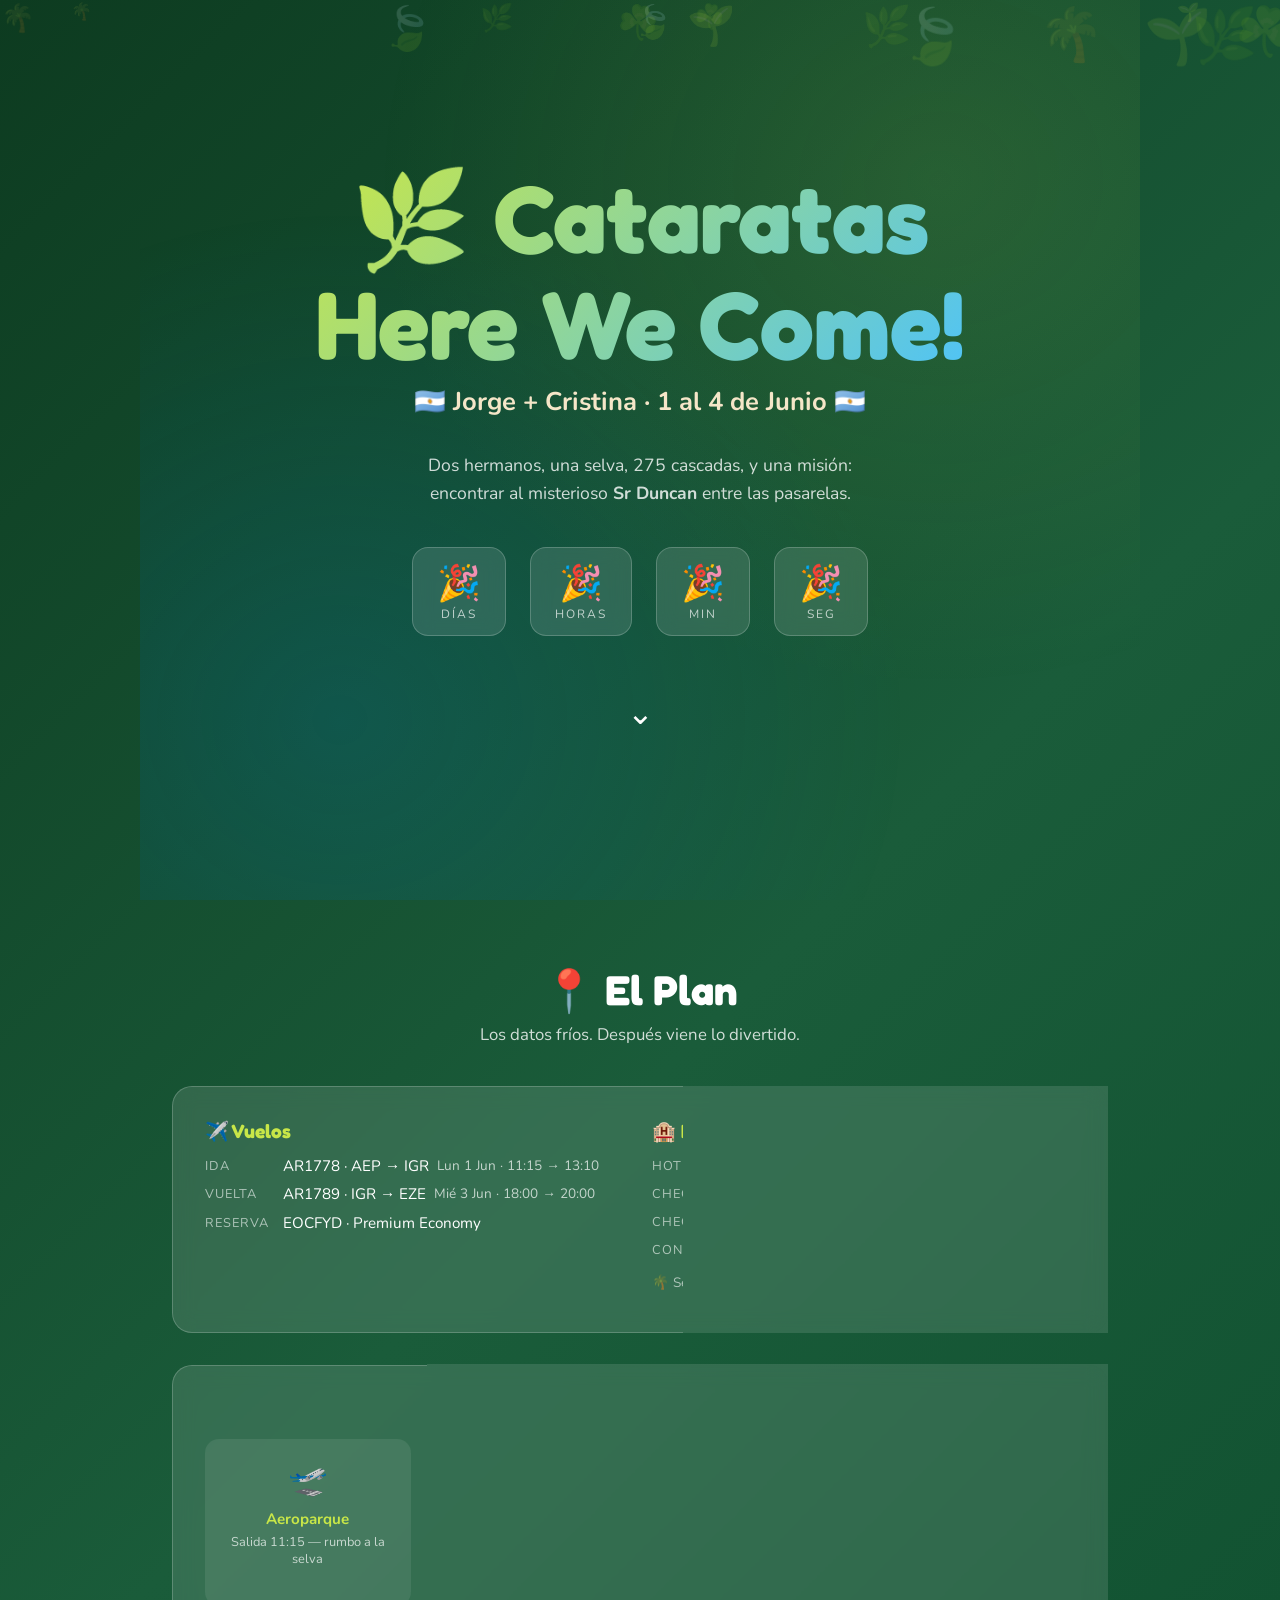
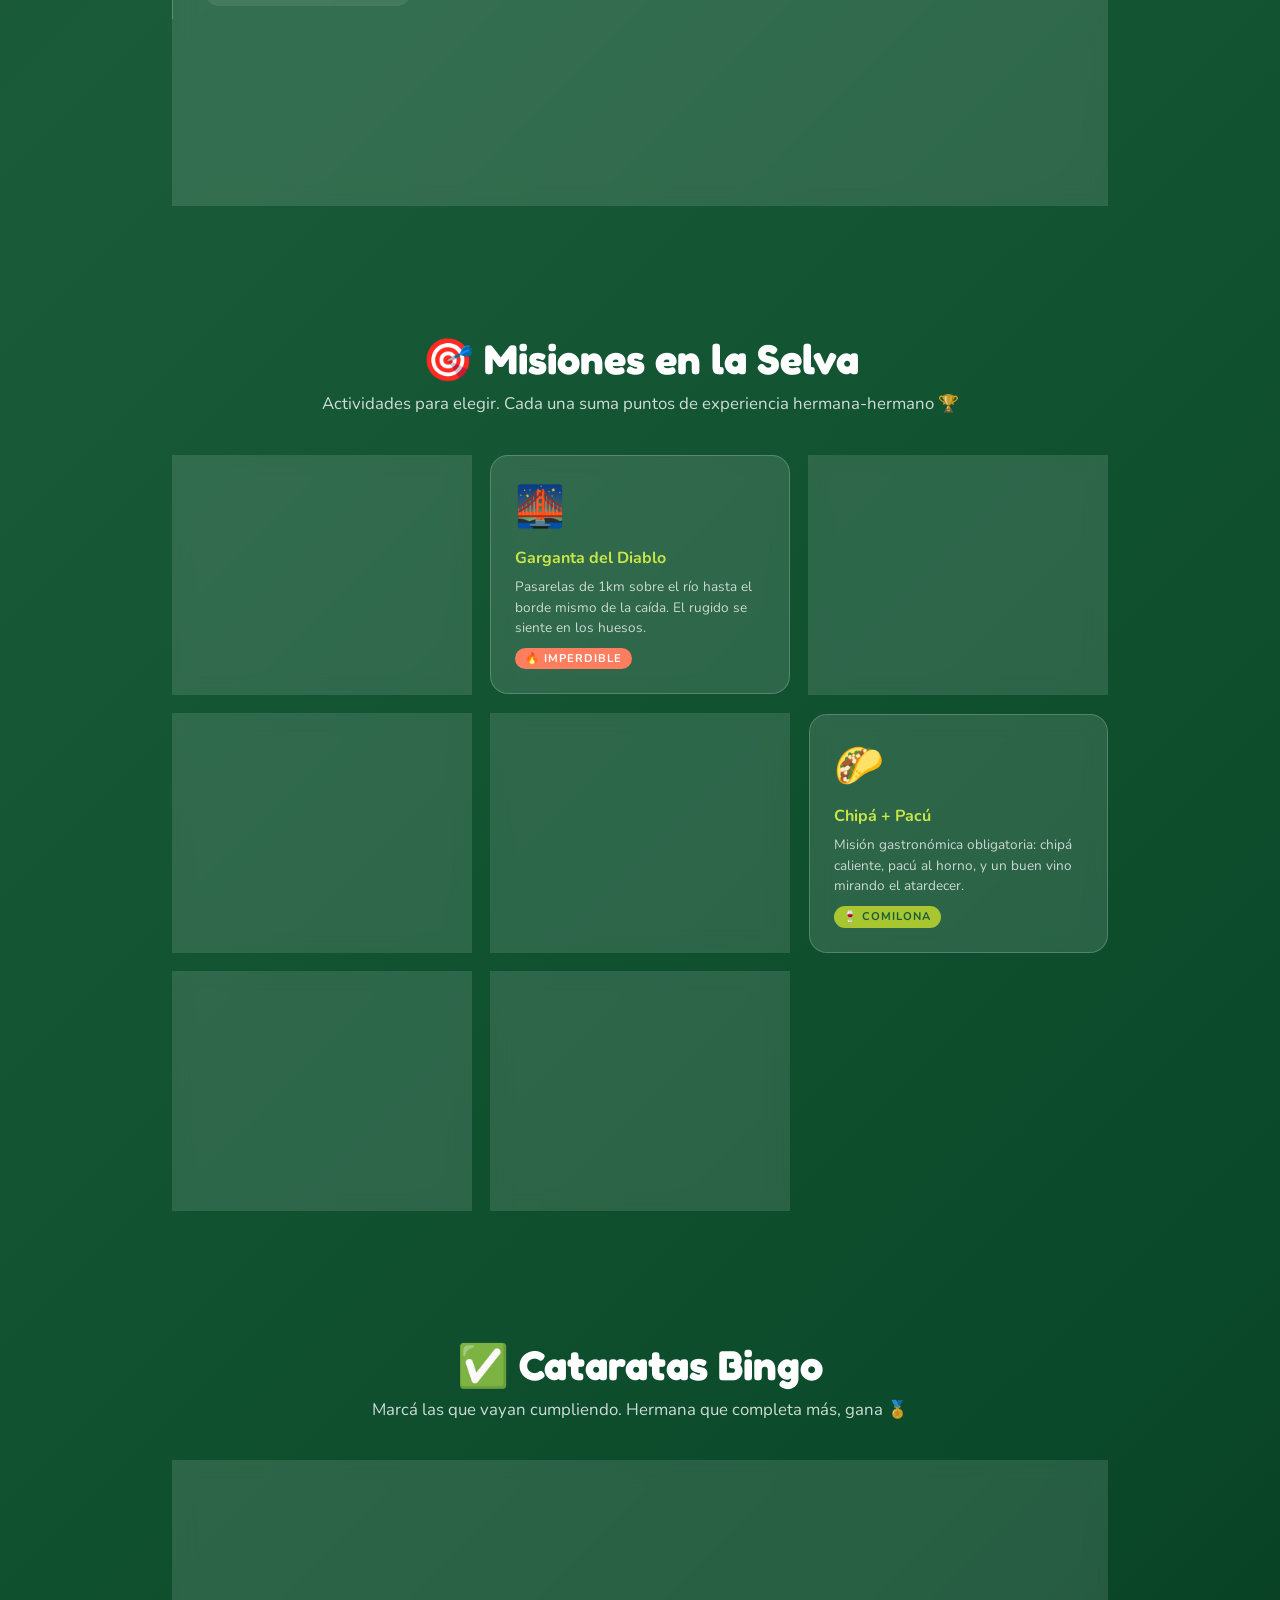
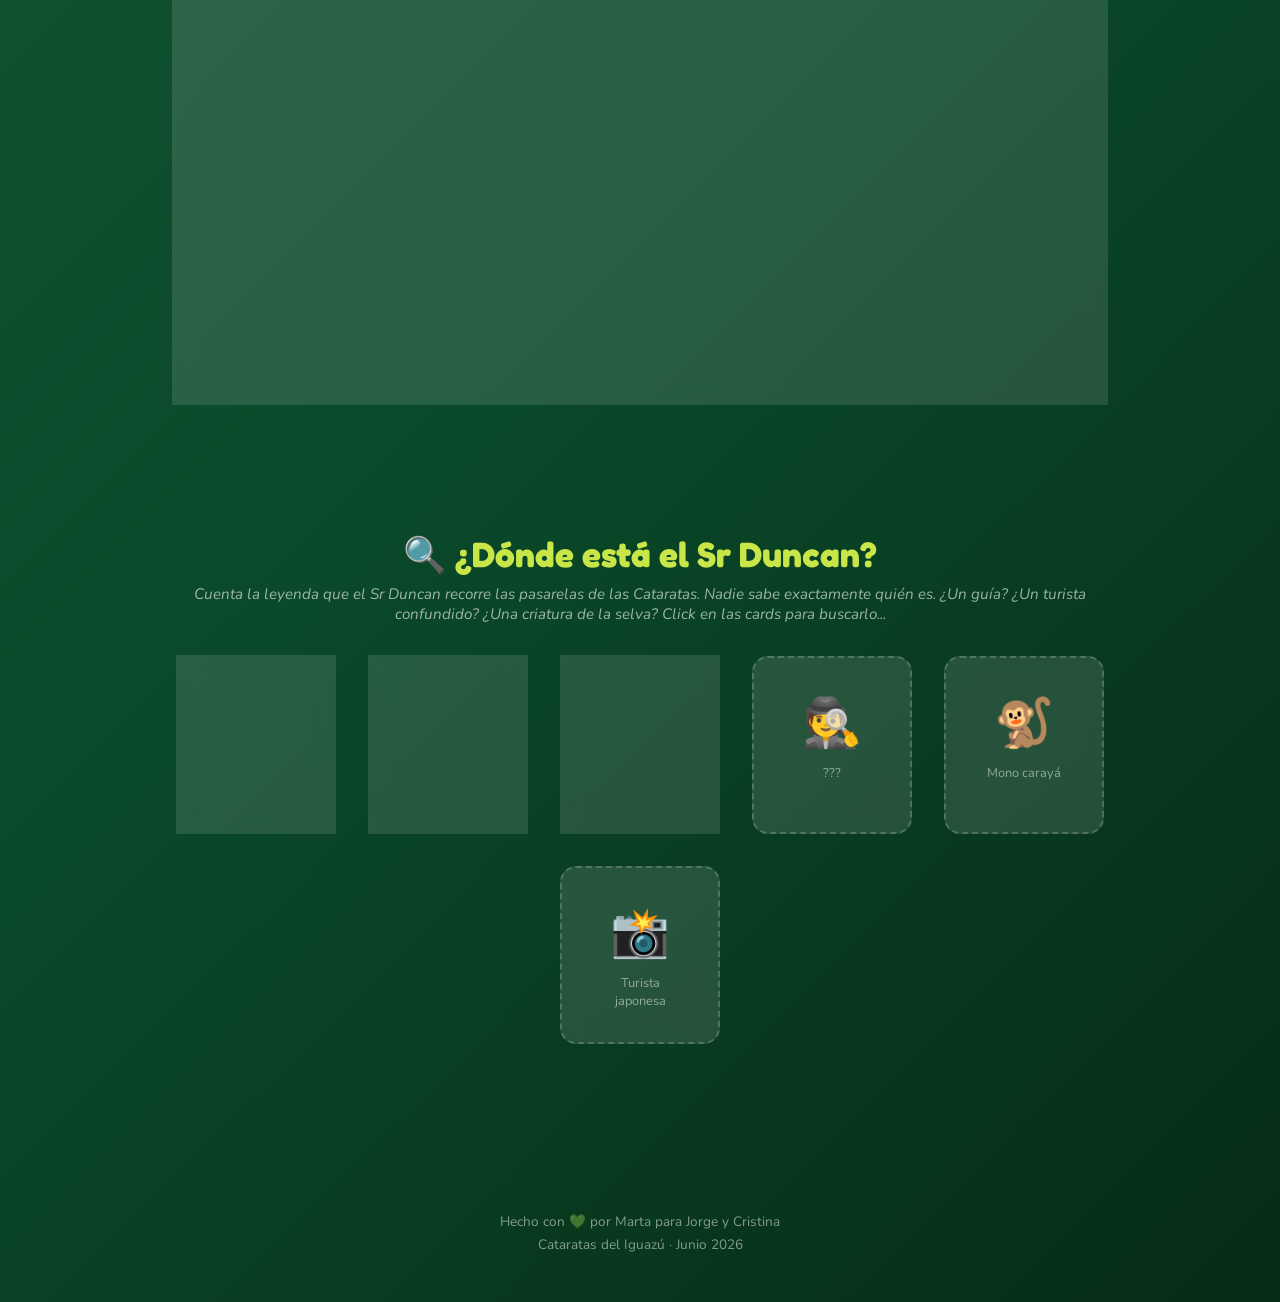
<file: cataratas/index.html>
<!DOCTYPE html>
<html lang="es">
<head>
  <meta charset="UTF-8">
  <meta name="viewport" content="width=device-width, initial-scale=1.0">
  <title>🌿 Cataratas Here We Come!</title>
  <style>
    @import url('https://fonts.googleapis.com/css2?family=Fredoka+One&family=Nunito:wght@400;600;700;800&display=swap');

    * { margin: 0; padding: 0; box-sizing: border-box; }

    :root {
      --jungle: #1a5c3a;
      --jungle-light: #2d8a4e;
      --water: #0077be;
      --water-light: #4fc3f7;
      --lime: #c8e648;
      --lime-dark: #a8c630;
      --sand: #f5e6c8;
      --sunset: #ff7e5f;
      --cloud: #f0f8ff;
      --card-bg: rgba(255,255,255,0.12);
      --card-border: rgba(255,255,255,0.2);
    }

    body {
      font-family: 'Nunito', sans-serif;
      background: linear-gradient(135deg, #0d3b20 0%, #1a5c3a 30%, #0a4a2a 70%, #062b16 100%);
      color: white;
      min-height: 100vh;
      overflow-x: hidden;
    }

    /* ── Floating jungle background ── */
    .bg-leaves {
      position: fixed;
      top: 0; left: 0;
      width: 100%; height: 100%;
      pointer-events: none;
      z-index: 0;
      overflow: hidden;
    }
    .leaf {
      position: absolute;
      font-size: 2rem;
      opacity: 0.15;
      animation: floatLeaf 20s infinite linear;
    }
    @keyframes floatLeaf {
      0% { transform: translateY(100vh) rotate(0deg); opacity: 0; }
      10% { opacity: 0.2; }
      90% { opacity: 0.2; }
      100% { transform: translateY(-100vh) rotate(720deg); opacity: 0; }
    }

    /* ── Hero ── */
    .hero {
      position: relative;
      z-index: 1;
      min-height: 100vh;
      display: flex;
      flex-direction: column;
      align-items: center;
      justify-content: center;
      text-align: center;
      padding: 2rem;
      background:
        radial-gradient(ellipse at 20% 80%, rgba(0,119,190,0.2) 0%, transparent 50%),
        radial-gradient(ellipse at 80% 20%, rgba(200,230,72,0.1) 0%, transparent 50%);
    }

    .hero h1 {
      font-family: 'Fredoka One', cursive;
      font-size: clamp(2.8rem, 8vw, 6rem);
      line-height: 1.1;
      margin-bottom: 0.5rem;
      background: linear-gradient(135deg, var(--lime), var(--water-light), var(--lime));
      background-size: 200% 200%;
      -webkit-background-clip: text;
      -webkit-text-fill-color: transparent;
      background-clip: text;
      animation: shimmer 4s ease-in-out infinite;
    }
    @keyframes shimmer {
      0%, 100% { background-position: 0% 50%; }
      50% { background-position: 100% 50%; }
    }

    .hero .subtitle {
      font-size: clamp(1.1rem, 2.5vw, 1.6rem);
      font-weight: 700;
      color: var(--sand);
      margin-bottom: 2rem;
    }

    .hero .tagline {
      font-size: 1.1rem;
      opacity: 0.8;
      max-width: 500px;
      margin-bottom: 2.5rem;
      line-height: 1.6;
    }

    /* ── Countdown ── */
    .countdown {
      display: flex;
      gap: 1.5rem;
      justify-content: center;
      flex-wrap: wrap;
      margin-bottom: 2.5rem;
    }
    .cd-item {
      background: var(--card-bg);
      backdrop-filter: blur(10px);
      border: 1px solid var(--card-border);
      border-radius: 16px;
      padding: 0.8rem 1.5rem;
      min-width: 80px;
      text-align: center;
    }
    .cd-num {
      font-family: 'Fredoka One', cursive;
      font-size: 2.2rem;
      color: var(--lime);
    }
    .cd-label {
      font-size: 0.75rem;
      text-transform: uppercase;
      letter-spacing: 2px;
      opacity: 0.7;
      margin-top: 2px;
    }

    .scroll-hint {
      animation: bounce 2s infinite;
      font-size: 2rem;
      margin-top: 1rem;
    }
    @keyframes bounce {
      0%, 100% { transform: translateY(0); }
      50% { transform: translateY(10px); }
    }

    /* ── Sections ── */
    section {
      position: relative;
      z-index: 1;
      padding: 4rem 2rem;
      max-width: 1000px;
      margin: 0 auto;
    }

    .section-title {
      font-family: 'Fredoka One', cursive;
      font-size: clamp(1.8rem, 4vw, 2.6rem);
      text-align: center;
      margin-bottom: 0.5rem;
    }
    .section-desc {
      text-align: center;
      opacity: 0.8;
      margin-bottom: 2.5rem;
      font-size: 1.05rem;
    }

    /* ── Trip Card ── */
    .trip-card {
      background: var(--card-bg);
      backdrop-filter: blur(10px);
      border: 1px solid var(--card-border);
      border-radius: 20px;
      padding: 2rem;
      display: grid;
      grid-template-columns: 1fr 1fr;
      gap: 1.5rem;
      margin-bottom: 2rem;
    }
    @media (max-width: 600px) { .trip-card { grid-template-columns: 1fr; } }

    .trip-info h3 {
      font-family: 'Fredoka One', cursive;
      color: var(--lime);
      font-size: 1.2rem;
      margin-bottom: 0.8rem;
    }
    .trip-info p {
      margin-bottom: 0.5rem;
      display: flex;
      align-items: center;
      gap: 0.5rem;
      font-size: 0.95rem;
    }
    .trip-info .label {
      opacity: 0.6;
      font-size: 0.8rem;
      text-transform: uppercase;
      letter-spacing: 1px;
      min-width: 70px;
    }

    /* ── Explorer Map ── */
    .explorer-map {
      background: var(--card-bg);
      backdrop-filter: blur(10px);
      border: 1px solid var(--card-border);
      border-radius: 20px;
      padding: 2rem;
    }
    .explorer-map h3 {
      font-family: 'Fredoka One', cursive;
      color: var(--water-light);
      margin-bottom: 1rem;
      text-align: center;
      font-size: 1.3rem;
    }
    .map-grid {
      display: grid;
      grid-template-columns: repeat(auto-fit, minmax(200px, 1fr));
      gap: 1rem;
    }
    .map-item {
      background: rgba(255,255,255,0.08);
      border-radius: 14px;
      padding: 1.2rem;
      text-align: center;
      transition: all 0.3s ease;
      cursor: default;
    }
    .map-item:hover {
      background: rgba(255,255,255,0.18);
      transform: translateY(-3px);
    }
    .map-item .icon { font-size: 2rem; margin-bottom: 0.5rem; }
    .map-item h4 { font-size: 0.95rem; margin-bottom: 0.3rem; color: var(--lime); }
    .map-item p { font-size: 0.8rem; opacity: 0.7; line-height: 1.4; }

    /* ── Activities Grid ── */
    .activities-grid {
      display: grid;
      grid-template-columns: repeat(auto-fit, minmax(220px, 1fr));
      gap: 1.2rem;
    }
    .activity-card {
      background: var(--card-bg);
      backdrop-filter: blur(10px);
      border: 1px solid var(--card-border);
      border-radius: 18px;
      padding: 1.5rem;
      transition: all 0.3s ease;
      cursor: default;
    }
    .activity-card:hover {
      transform: translateY(-5px);
      background: rgba(255,255,255,0.18);
      box-shadow: 0 12px 30px rgba(0,0,0,0.3);
    }
    .activity-card .icon { font-size: 2.5rem; margin-bottom: 0.8rem; }
    .activity-card h4 { font-size: 1rem; margin-bottom: 0.5rem; color: var(--lime); }
    .activity-card p { font-size: 0.85rem; opacity: 0.75; line-height: 1.5; }
    .activity-card .tag {
      display: inline-block;
      font-size: 0.7rem;
      padding: 0.2rem 0.6rem;
      border-radius: 20px;
      margin-top: 0.6rem;
      font-weight: 700;
      text-transform: uppercase;
      letter-spacing: 1px;
    }
    .tag-adventure { background: var(--sunset); color: #fff; }
    .tag-chill { background: var(--water); color: #fff; }
    .tag-food { background: var(--lime-dark); color: #1a5c3a; }
    .tag-culture { background: #9c27b0; color: #fff; }

    /* ── Checklist Challenge ── */
    .checklist {
      background: var(--card-bg);
      backdrop-filter: blur(10px);
      border: 1px solid var(--card-border);
      border-radius: 20px;
      padding: 2rem;
    }
    .checklist h3 {
      font-family: 'Fredoka One', cursive;
      text-align: center;
      font-size: 1.3rem;
      margin-bottom: 0.5rem;
      color: var(--lime);
    }
    .checklist .sub {
      text-align: center;
      opacity: 0.7;
      margin-bottom: 1.5rem;
      font-size: 0.9rem;
    }
    .check-item {
      display: flex;
      align-items: center;
      gap: 0.8rem;
      padding: 0.6rem 0;
      border-bottom: 1px solid rgba(255,255,255,0.06);
      cursor: pointer;
      transition: opacity 0.3s;
    }
    .check-item:last-child { border-bottom: none; }
    .check-item input[type="checkbox"] {
      width: 20px; height: 20px;
      accent-color: var(--lime);
      cursor: pointer;
      flex-shrink: 0;
    }
    .check-item label {
      font-size: 0.95rem;
      cursor: pointer;
      flex: 1;
    }
    .check-item input:checked + label {
      text-decoration: line-through;
      opacity: 0.5;
    }

    /* ── Sr Duncan Section ── */
    .duncan-section {
      text-align: center;
      padding: 4rem 2rem;
      position: relative;
    }
    .duncan-section h2 {
      font-family: 'Fredoka One', cursive;
      font-size: clamp(1.5rem, 3vw, 2.2rem);
      color: var(--lime);
    }
    .duncan-hint {
      font-size: 0.95rem;
      opacity: 0.6;
      margin-top: 0.5rem;
      font-style: italic;
    }
    .duncan-grid {
      display: flex;
      justify-content: center;
      gap: 2rem;
      flex-wrap: wrap;
      margin-top: 2rem;
    }
    .duncan-card {
      background: var(--card-bg);
      backdrop-filter: blur(10px);
      border: 2px dashed var(--card-border);
      border-radius: 16px;
      padding: 2rem;
      width: 160px;
      text-align: center;
      transition: all 0.4s ease;
      cursor: pointer;
      position: relative;
    }
    .duncan-card:hover {
      border-color: var(--lime);
      transform: scale(1.05);
    }
    .duncan-card .emoji-big { font-size: 3rem; }
    .duncan-card .name { font-size: 0.8rem; margin-top: 0.5rem; opacity: 0.5; }
    .duncan-card.found {
      border-color: var(--lime);
      background: rgba(200,230,72,0.15);
      animation: duncanFound 0.6s ease;
    }
    @keyframes duncanFound {
      0%, 100% { transform: scale(1); }
      50% { transform: scale(1.15); }
    }
    .duncan-card.found .name { opacity: 1; color: var(--lime); }

    /* ── Footer ── */
    footer {
      position: relative;
      z-index: 1;
      text-align: center;
      padding: 3rem 2rem;
      opacity: 0.5;
      font-size: 0.85rem;
    }
    footer span { color: var(--sunset); }

    /* ── Responsive ── */
    @media (max-width: 768px) {
      section { padding: 2.5rem 1.2rem; }
      .countdown { gap: 0.8rem; }
      .cd-item { min-width: 65px; padding: 0.6rem 1rem; }
      .cd-num { font-size: 1.6rem; }
    }

    /* ── Duncan Finder game ── */
    .duncan-result {
      margin-top: 1.5rem;
      font-size: 1.1rem;
      min-height: 2rem;
      font-weight: 700;
    }
  </style>
</head>
<body>

  <!-- Floating leaves -->
  <div class="bg-leaves" id="bgLeaves"></div>

  <!-- ═══════════ HERO ═══════════ -->
  <section class="hero">
    <h1>🌿 Cataratas<br>Here We Come!</h1>
    <p class="subtitle">🇦🇷 Jorge + Cristina · 1 al 4 de Junio 🇦🇷</p>
    <p class="tagline">
      Dos hermanos, una selva, 275 cascadas, y una misión: encontrar al misterioso <strong>Sr Duncan</strong> entre las pasarelas.
    </p>

    <!-- Countdown -->
    <div class="countdown" id="countdown">
      <div class="cd-item"><div class="cd-num" id="cd-days">--</div><div class="cd-label">Días</div></div>
      <div class="cd-item"><div class="cd-num" id="cd-hours">--</div><div class="cd-label">Horas</div></div>
      <div class="cd-item"><div class="cd-num" id="cd-mins">--</div><div class="cd-label">Min</div></div>
      <div class="cd-item"><div class="cd-num" id="cd-secs">--</div><div class="cd-label">Seg</div></div>
    </div>

    <div class="scroll-hint">⌄</div>
  </section>

  <!-- ═══════════ TRIP DETAILS ═══════════ -->
  <section>
    <h2 class="section-title">📍 El Plan</h2>
    <p class="section-desc">Los datos fríos. Después viene lo divertido.</p>

    <div class="trip-card">
      <div class="trip-info">
        <h3>✈️ Vuelos</h3>
        <p><span class="label">Ida</span> AR1778 · AEP → IGR<br><span style="font-size:0.85rem;opacity:0.7;">Lun 1 Jun · 11:15 → 13:10</span></p>
        <p><span class="label">Vuelta</span> AR1789 · IGR → EZE<br><span style="font-size:0.85rem;opacity:0.7;">Mié 3 Jun · 18:00 → 20:00</span></p>
        <p style="margin-top:0.6rem;"><span class="label">Reserva</span> EOCFYD · Premium Economy</p>
      </div>
      <div class="trip-info">
        <h3>🏨 Hotel</h3>
        <p><span class="label">Hotel</span> Gran Meliá Iguazú</p>
        <p><span class="label">Check-in</span> Lun 1 Jun</p>
        <p><span class="label">Check-out</span> Mié 3 Jun</p>
        <p><span class="label">Conf.</span> 2602725345</p>
        <p style="margin-top:0.8rem;font-size:0.85rem;opacity:0.6;">🌴 Selva, pileta, y vistas a las cataratas desde la habitación</p>
      </div>
    </div>

    <!-- Explorer Map -->
    <div class="explorer-map">
      <h3>🗺️ Mapa del Viaje</h3>
      <div class="map-grid">
        <div class="map-item">
          <div class="icon">🛫</div>
          <h4>Aeroparque</h4>
          <p>Salida 11:15 — rumbo a la selva</p>
        </div>
        <div class="map-item">
          <div class="icon">🌿</div>
          <h4>Puerto Iguazú</h4>
          <p>14 km de la entrada al Parque Nacional</p>
        </div>
        <div class="map-item">
          <div class="icon">🏨</div>
          <h4>Gran Meliá Iguazú</h4>
          <p>Dentro del parque. Literalmente al lado de las cataratas.</p>
        </div>
        <div class="map-item">
          <div class="icon">🌊</div>
          <h4>Garganta del Diablo</h4>
          <p>La joya de la corona. 80m de caída libre.</p>
        </div>
        <div class="map-item">
          <div class="icon">🇧🇷</div>
          <h4>Lado Brasileño</h4>
          <p>Si se animan, la vista panorámica es imperdible</p>
        </div>
        <div class="map-item">
          <div class="icon">🛬</div>
          <h4>Vuelta a EZE</h4>
          <p>Miércoles 18:00 — de vuelta con fotos y anécdotas</p>
        </div>
      </div>
    </div>
  </section>

  <!-- ═══════════ ACTIVITIES ═══════════ -->
  <section>
    <h2 class="section-title">🎯 Misiones en la Selva</h2>
    <p class="section-desc">Actividades para elegir. Cada una suma puntos de experiencia hermana-hermano 🏆</p>

    <div class="activities-grid">
      <div class="activity-card">
        <div class="icon">🌊</div>
        <h4>Gran Aventura</h4>
        <p>Lancha que se mete DEBAJO de un salto. Salir empapado es parte del plan.</p>
        <span class="tag tag-adventure">🔥 Extrema</span>
      </div>
      <div class="activity-card">
        <div class="icon">🌉</div>
        <h4>Garganta del Diablo</h4>
        <p>Pasarelas de 1km sobre el río hasta el borde mismo de la caída. El rugido se siente en los huesos.</p>
        <span class="tag tag-adventure">🔥 Imperdible</span>
      </div>
      <div class="activity-card">
        <div class="icon">🚂</div>
        <h4>Tren Ecológico</h4>
        <p>Trencito selva adentro. Te deja en la boca de la Garganta y en el circuito de pasarelas.</p>
        <span class="tag tag-chill">🌿 Relax</span>
      </div>
      <div class="activity-card">
        <div class="icon">🌙</div>
        <h4>Excursión Luna Llena</h4>
        <p>Caminata nocturna bajo la luna llena. La selva de noche es otro mundo. Solo 5 noches al mes.</p>
        <span class="tag tag-chill">✨ Mágica</span>
      </div>
      <div class="activity-card">
        <div class="icon">🐦</div>
        <h4>Güira Oga</h4>
        <p>Refugio de fauna silvestre. Tucanes, monos, coatíes. Perfecto para la foto familiar.</p>
        <span class="tag tag-culture">🐾 Fauna</span>
      </div>
      <div class="activity-card">
        <div class="icon">🌮</div>
        <h4>Chipá + Pacú</h4>
        <p>Misión gastronómica obligatoria: chipá caliente, pacú al horno, y un buen vino mirando el atardecer.</p>
        <span class="tag tag-food">🍷 Comilona</span>
      </div>
      <div class="activity-card">
        <div class="icon">🏞️</div>
        <h4>Circuito Superior</h4>
        <p>Vista panorámica desde arriba de la selva. Para la foto de portada del Instagram.</p>
        <span class="tag tag-chill">📸 Fotos</span>
      </div>
      <div class="activity-card">
        <div class="icon">🔍</div>
        <h4>Operativo Duncan</h4>
        <p>MISIÓN ESPECIAL: Recorrer las pasarelas buscando al legendario Sr Duncan. ¿Turista? ¿Guía? ¿Leyenda?</p>
        <span class="tag tag-adventure">🕵️ TOP SECRET</span>
      </div>
    </div>
  </section>

  <!-- ═══════════ CHECKLIST CHALLENGE ═══════════ -->
  <section>
    <h2 class="section-title">✅ Cataratas Bingo</h2>
    <p class="section-desc">Marcá las que vayan cumpliendo. Hermana que completa más, gana 🏅</p>

    <div class="checklist">
      <h3>🌿 Cataratas Bingo Challenge</h3>
      <p class="sub">Entre los dos tienen que completar todas. ¡No vale hacer trampa!</p>

      <div class="check-item">
        <input type="checkbox" id="c1"><label for="c1">🌊 Mojarse en la Gran Aventura (o en cualquier cascada)</label>
      </div>
      <div class="check-item">
        <input type="checkbox" id="c2"><label for="c2">🌉 Cruzar la pasarela hasta la Garganta del Diablo</label>
      </div>
      <div class="check-item">
        <input type="checkbox" id="c3"><label for="c3">🚂 Subir al Tren Ecológico</label>
      </div>
      <div class="check-item">
        <input type="checkbox" id="c4"><label for="c4">🍞 Comer chipá recién hecho</label>
      </div>
      <div class="check-item">
        <input type="checkbox" id="c5"><label for="c5">🐦 Ver un tucán (o coqueto)</label>
      </div>
      <div class="check-item">
        <input type="checkbox" id="c6"><label for="c6">📸 Foto hermana/o mirror selfie con las cataratas de fondo</label>
      </div>
      <div class="check-item">
        <input type="checkbox" id="c7"><label for="c7">🌙 Ver el atardecer desde el Hito de las Tres Fronteras</label>
      </div>
      <div class="check-item">
        <input type="checkbox" id="c8"><label for="c8">🔍 AVISTAR AL SR DUNCAN (vale grito de emoción)</label>
      </div>
      <div class="check-item">
        <input type="checkbox" id="c9"><label for="c9">🏊 Meterte a la pileta del Gran Meliá</label>
      </div>
      <div class="check-item">
        <input type="checkbox" id="c10"><label for="c10">🎶 Cantar alguna canción ridícula en el camino</label>
      </div>
    </div>
  </section>

  <!-- ═══════════ SR DUNCAN ═══════════ -->
  <section class="duncan-section">
    <h2>🔍 ¿Dónde está el Sr Duncan?</h2>
    <p class="duncan-hint">Cuenta la leyenda que el Sr Duncan recorre las pasarelas de las Cataratas. Nadie sabe exactamente quién es. ¿Un guía? ¿Un turista confundido? ¿Una criatura de la selva? Click en las cards para buscarlo...</p>

    <div class="duncan-grid" id="duncanGrid">
      <div class="duncan-card" onclick="findDuncan(this, false)">
        <div class="emoji-big">👨‍🦯</div>
        <div class="name">Turista alemán con poncho</div>
      </div>
      <div class="duncan-card" onclick="findDuncan(this, false)">
        <div class="emoji-big">🦎</div>
        <div class="name">Iguana sospechosa</div>
      </div>
      <div class="duncan-card" onclick="findDuncan(this, false)">
        <div class="emoji-big">🧔‍♂️</div>
        <div class="name">Guía con sombrero</div>
      </div>
      <div class="duncan-card" onclick="findDuncan(this, true)">
        <div class="emoji-big">🕵️</div>
        <div class="name">???</div>
      </div>
      <div class="duncan-card" onclick="findDuncan(this, false)">
        <div class="emoji-big">🐒</div>
        <div class="name">Mono carayá</div>
      </div>
      <div class="duncan-card" onclick="findDuncan(this, false)">
        <div class="emoji-big">📸</div>
        <div class="name">Turista japonesa</div>
      </div>
    </div>

    <div class="duncan-result" id="duncanResult"></div>
  </section>

  <!-- ═══════════ FOOTER ═══════════ -->
  <footer>
    <p>Hecho con 💚 por Marta para Jorge y Cristina</p>
    <p style="margin-top:0.3rem;">Cataratas del Iguazú · Junio 2026</p>
  </footer>

  <script>
    // ── Countdown ──
    const target = new Date('2026-06-01T11:15:00-03:00');
    function updateCountdown() {
      const now = new Date();
      const diff = target - now;
      if (diff <= 0) {
        document.getElementById('cd-days').textContent = '🎉';
        document.getElementById('cd-hours').textContent = '🎉';
        document.getElementById('cd-mins').textContent = '🎉';
        document.getElementById('cd-secs').textContent = '🎉';
        return;
      }
      const d = Math.floor(diff / (1000*60*60*24));
      const h = Math.floor((diff % (1000*60*60*24)) / (1000*60*60));
      const m = Math.floor((diff % (1000*60*60)) / (1000*60));
      const s = Math.floor((diff % (1000*60)) / 1000);
      document.getElementById('cd-days').textContent = String(d).padStart(2,'0');
      document.getElementById('cd-hours').textContent = String(h).padStart(2,'0');
      document.getElementById('cd-mins').textContent = String(m).padStart(2,'0');
      document.getElementById('cd-secs').textContent = String(s).padStart(2,'0');
    }
    setInterval(updateCountdown, 1000);
    updateCountdown();

    // ── Floating leaves ──
    const leaves = ['🌿', '🍃', '🌴', '☘️', '🌱'];
    const container = document.getElementById('bgLeaves');
    for (let i = 0; i < 15; i++) {
      const span = document.createElement('span');
      span.className = 'leaf';
      span.textContent = leaves[i % leaves.length];
      span.style.left = Math.random() * 100 + '%';
      span.style.fontSize = (1 + Math.random() * 2.5) + 'rem';
      span.style.animationDuration = (15 + Math.random() * 20) + 's';
      span.style.animationDelay = (Math.random() * 20) + 's';
      container.appendChild(span);
    }

    // ── Duncan Finder ──
    let duncanFound = false;
    function findDuncan(el, isDuncan) {
      if (el.classList.contains('found')) return;
      el.classList.add('found');
      const result = document.getElementById('duncanResult');

      if (isDuncan) {
        if (!duncanFound) {
          duncanFound = true;
          result.textContent = '🎯 ¡LO ENCONTRASTE! 🎯 El Sr Duncan estaba entre las pasarelas todo este tiempo. Dicen que lleva años ahí, confundido entre los turistas. Cuenta la leyenda que cada vez que alguien lo encuentra, las Cataratas rugen un poco más fuerte. ¡Bien jugado! 🌊🔥';
          result.style.color = 'var(--lime)';
          // Celebrate
          confetti();
        }
      } else {
        result.textContent = '❌ No era el Sr Duncan. Seguí buscando...';
        result.style.color = 'var(--sunset)';
      }
    }

    // ── Simple confetti ──
    function confetti() {
      const colors = ['#c8e648', '#4fc3f7', '#ff7e5f', '#ffeb3b', '#e040fb', '#fff'];
      for (let i = 0; i < 50; i++) {
        const el = document.createElement('div');
        el.style.cssText = `
          position: fixed; width: 10px; height: 10px; border-radius: 50%;
          background: ${colors[Math.floor(Math.random() * colors.length)]};
          left: ${Math.random() * 100}vw; top: -10px;
          pointer-events: none; z-index: 9999;
          animation: confettiFall ${1.5 + Math.random() * 2}s ease-out forwards;
          animation-delay: ${Math.random() * 0.5}s;
        `;
        document.body.appendChild(el);
        setTimeout(() => el.remove(), 4000);
      }
    }
    // Inject confetti keyframes
    const style = document.createElement('style');
    style.textContent = `
      @keyframes confettiFall {
        0% { transform: translateY(0) rotate(0deg); opacity: 1; }
        100% { transform: translateY(100vh) rotate(720deg); opacity: 0; }
      }
    `;
    document.head.appendChild(style);
  </script>

</body>
</html>
</file>
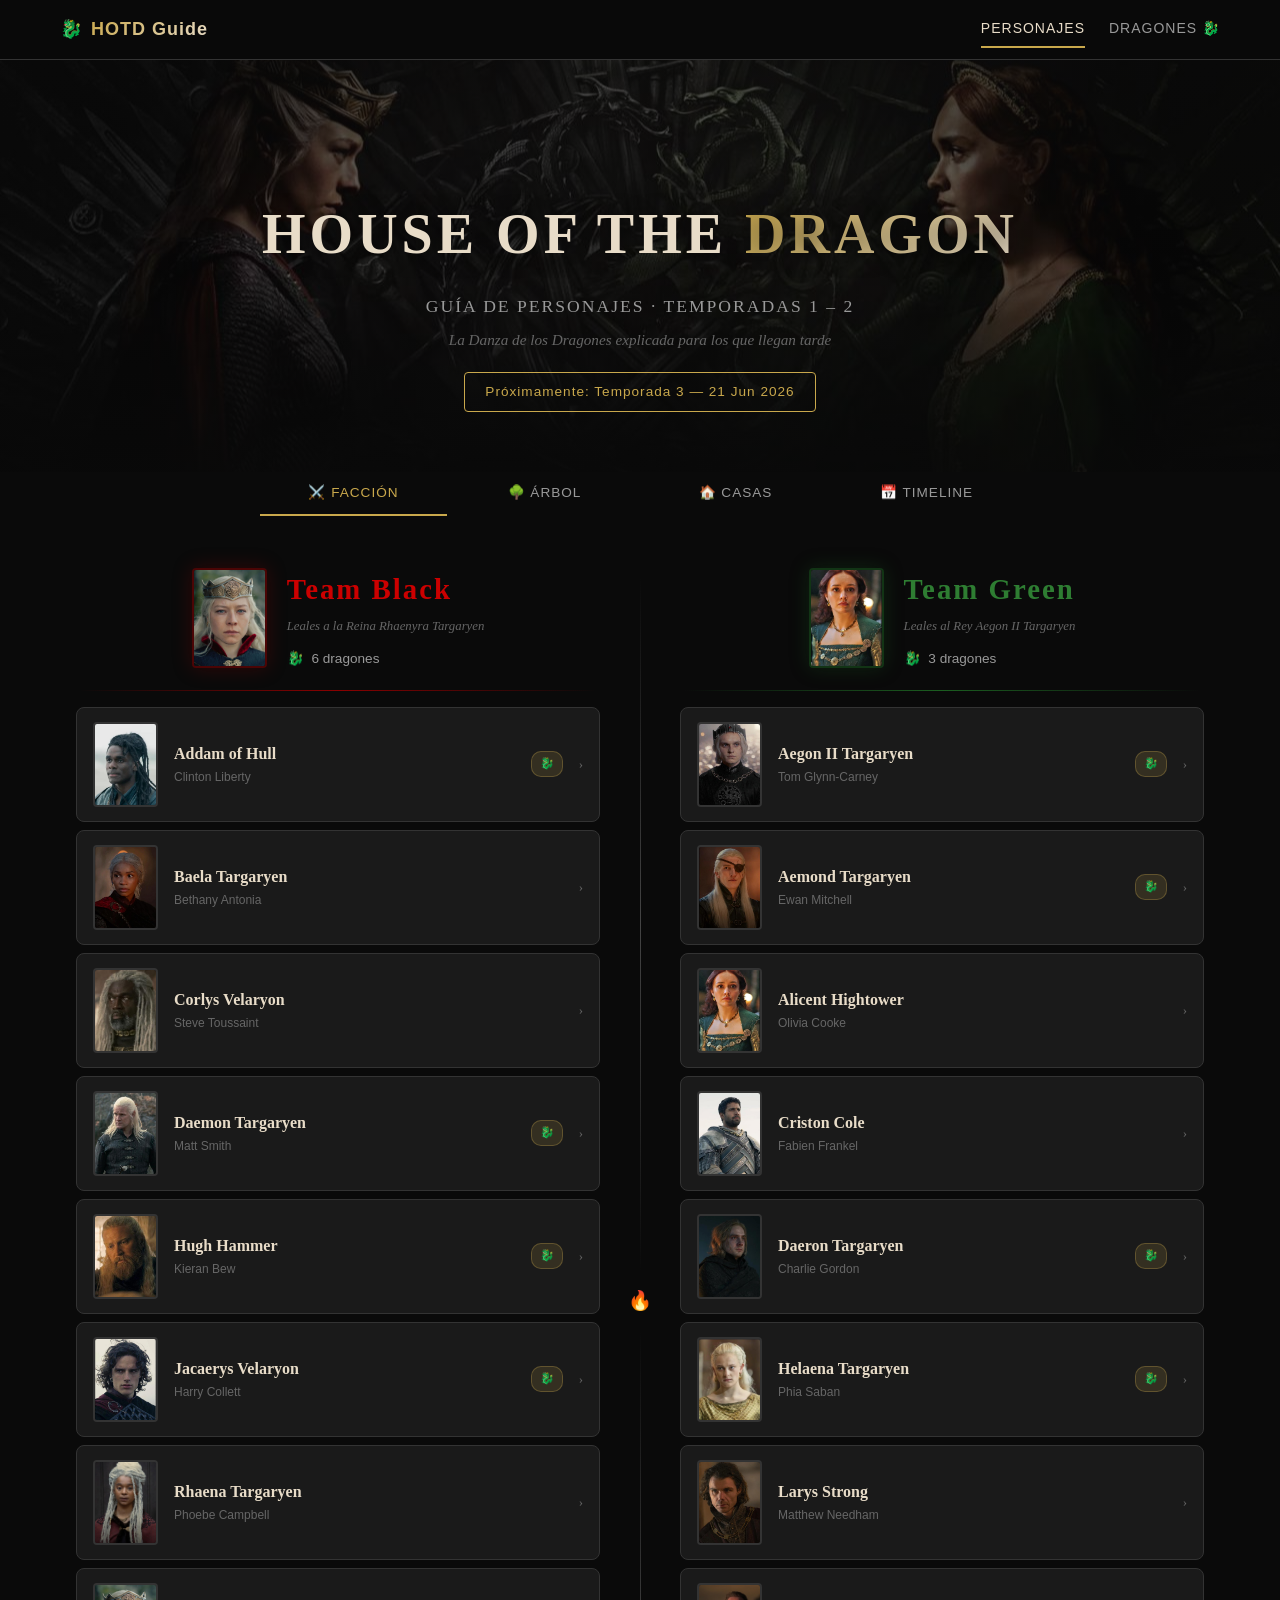
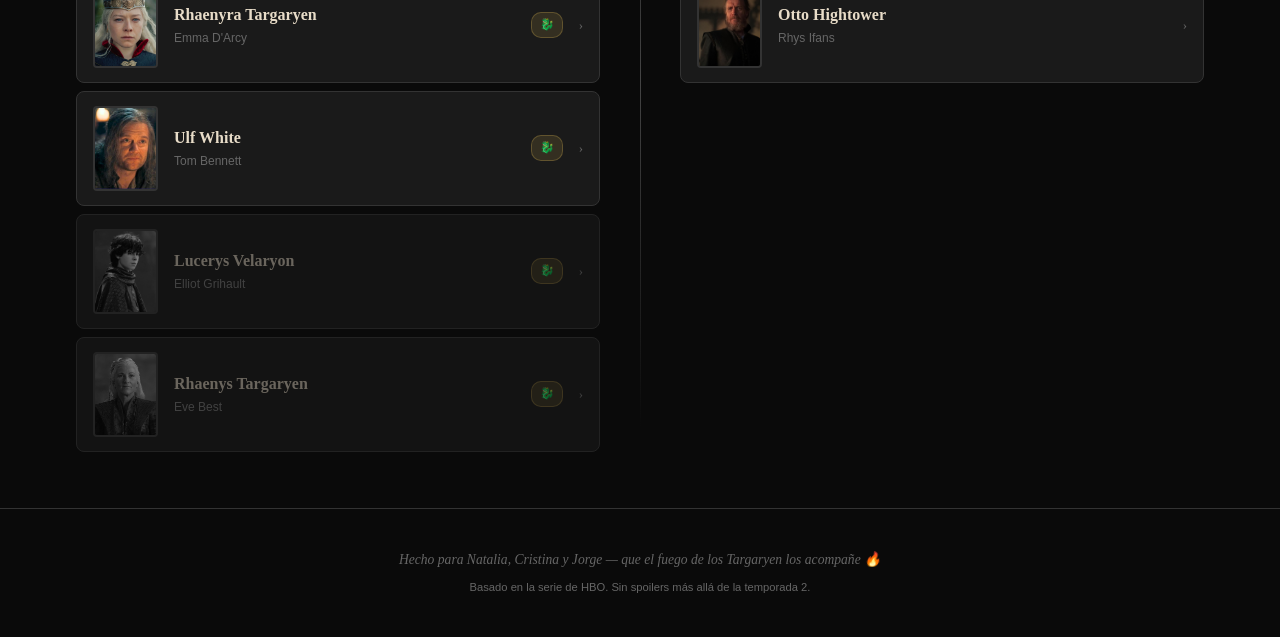
<file: hotd-guide/index.html>
<!DOCTYPE html>
<html lang="es">
<head>
<meta charset="UTF-8">
<meta name="viewport" content="width=device-width, initial-scale=1.0, maximum-scale=1.0">
<title>House of the Dragon — Guía de Personajes & Dragones</title>
<link rel="stylesheet" href="css/style.css">
</head>
<body>

<!-- NAV -->
<nav class="top-nav">
  <div class="nav-inner">
    <a href="#" class="nav-logo" data-view="home">🐉 <span class="nav-title">HOTD Guide</span></a>
    <div class="nav-links">
      <a href="#" data-view="home" class="active">Personajes</a>
      <a href="#" data-view="dragons">Dragones 🐉</a>
    </div>
  </div>
</nav>

<!-- MAIN VIEW -->
<div id="app">
  <!-- HOME VIEW -->
  <div id="view-home" class="view active">

    <!-- HERO -->
    <header class="hero">
      <div class="hero-bg"></div>
      <div class="hero-content">
        <h1 class="hero-title">HOUSE OF THE <span class="targaryen">DRAGON</span></h1>
        <p class="hero-subtitle">Guía de Personajes · Temporadas 1 – 2</p>
        <p class="hero-desc">La Danza de los Dragones explicada para los que llegan tarde</p>
        <div class="hero-badge">Próximamente: Temporada 3 — 21 Jun 2026</div>
      </div>
    </header>

    <!-- SUB-NAV -->
    <nav class="sub-nav">
      <a href="#" data-subview="faction" class="active">⚔️ Facción</a>
      <a href="#" data-subview="tree">🌳 Árbol</a>
      <a href="#" data-subview="houses">🏠 Casas</a>
      <a href="#" data-subview="timeline">📅 Timeline</a>
    </nav>

    <!-- SUB-VIEW: FACTION -->
    <div class="sub-view active" id="sub-faction">
    <section class="organigram" id="organigram">
      <div class="organigram-inner">

        <!-- COLUMN: BLACKS -->
        <div class="faction-column blacks-column">
          <div class="faction-header">
            <div class="faction-header-row">
              <img src="images/characters/rhaenyra_bi.jpg" alt="Rhaenyra Targaryen" class="faction-image">
              <div class="faction-header-text">
                <h2 class="faction-name">Team Black</h2>
                <p class="faction-tagline">Leales a la Reina Rhaenyra Targaryen</p>
                <div class="faction-dragon-count">
                  <span class="dragon-icon">🐉</span>
                  <span id="blacks-dragon-label">0 dragones</span>
                </div>
              </div>
            </div>
          </div>
          <div class="faction-line"></div>
          <div class="character-list" id="black-characters"></div>
        </div>

        <!-- DIVIDER -->
        <div class="column-divider">
          <div class="divider-line"></div>
          <div class="divider-icon">🔥</div>
          <div class="divider-line"></div>
        </div>

        <!-- COLUMN: GREENS -->
        <div class="faction-column greens-column">
          <div class="faction-header">
            <div class="faction-header-row">
              <img src="images/characters/alicent.jpg" alt="Alicent Hightower" class="faction-image">
              <div class="faction-header-text">
                <h2 class="faction-name">Team Green</h2>
                <p class="faction-tagline">Leales al Rey Aegon II Targaryen</p>
                <div class="faction-dragon-count">
                  <span class="dragon-icon">🐉</span>
                  <span id="greens-dragon-label">0 dragones</span>
                </div>
              </div>
            </div>
          </div>
          <div class="faction-line"></div>
          <div class="character-list" id="green-characters"></div>
        </div>

      </div>
    </section>
    </div><!-- end sub-faction -->

    <!-- SUB-VIEWS: TREE, HOUSES, TIMELINE -->
    <div class="sub-view" id="sub-tree">
      <div class="sub-view-placeholder">🌳 Cargando árbol familiar...</div>
    </div>
    <div class="sub-view" id="sub-houses">
      <div class="sub-view-placeholder">🏠 Cargando casas...</div>
    </div>
    <div class="sub-view" id="sub-timeline">
      <div class="sub-view-placeholder">📅 Cargando línea de tiempo...</div>
    </div>

    <!-- FOOTER -->
    <footer class="footer">
      <p>Hecho para Natalia, Cristina y Jorge — que el fuego de los Targaryen los acompañe 🔥</p>
      <p class="footer-small">Basado en la serie de HBO. Sin spoilers más allá de la temporada 2.</p>
    </footer>
  </div>

  <!-- DRAGONS VIEW -->
  <div id="view-dragons" class="view">
    <div class="dragons-header">
      <h2 class="dragons-title">🐉 Directorio de Dragones</h2>
      <p class="dragons-subtitle">Todas las bestias de la Danza, ordenadas por tamaño</p>
    </div>
    <div class="dragon-list" id="dragon-list"></div>
    <div class="back-link">
      <a href="#" data-view="home">← Volver a Personajes</a>
    </div>
  </div>

  <!-- CHARACTER DETAIL PANEL (slide-in) -->
  <div id="detail-panel" class="detail-panel">
    <div class="detail-overlay"></div>
    <div class="detail-content">
      <button class="detail-close" id="detail-close">✕</button>
      <div id="detail-body"></div>
    </div>
  </div>
</div>

<script src="data/characters.json" id="characters-data"></script>
<script src="js/app.js"></script>
</body>
</html>
</file>
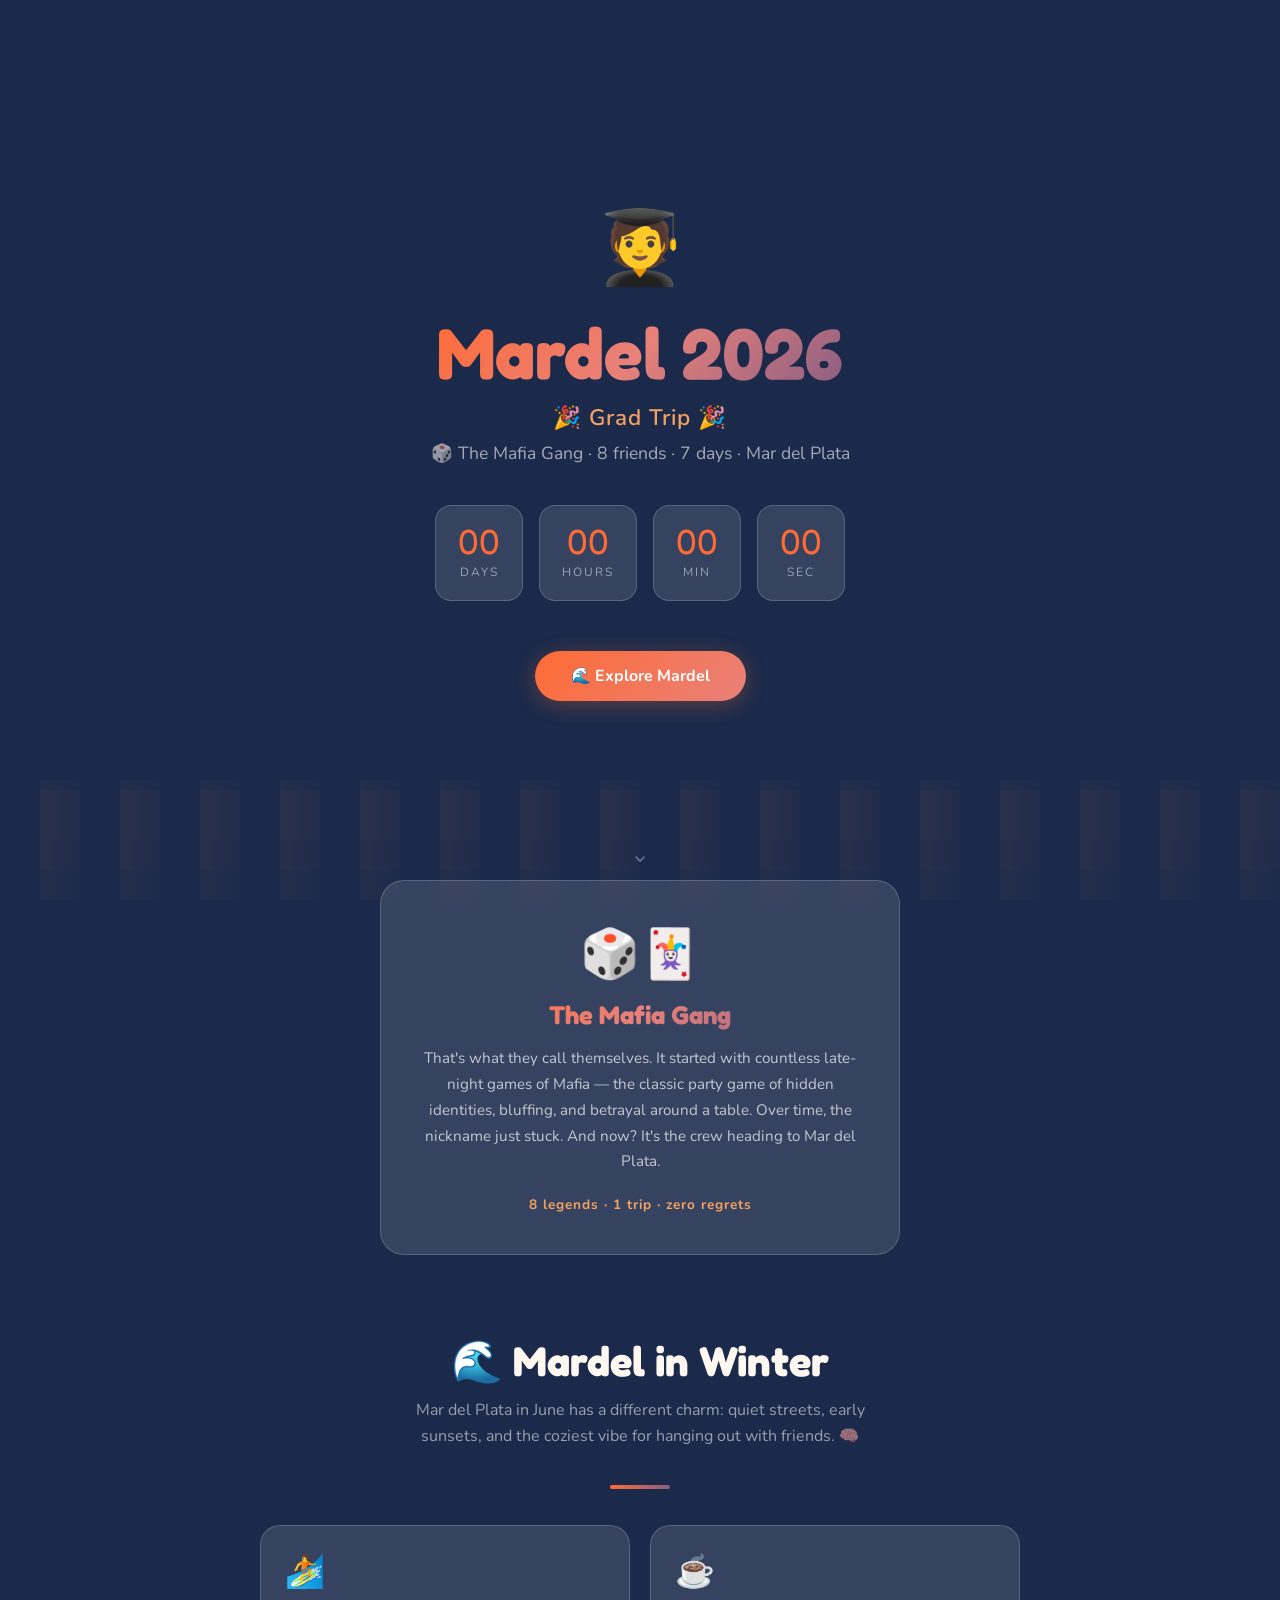
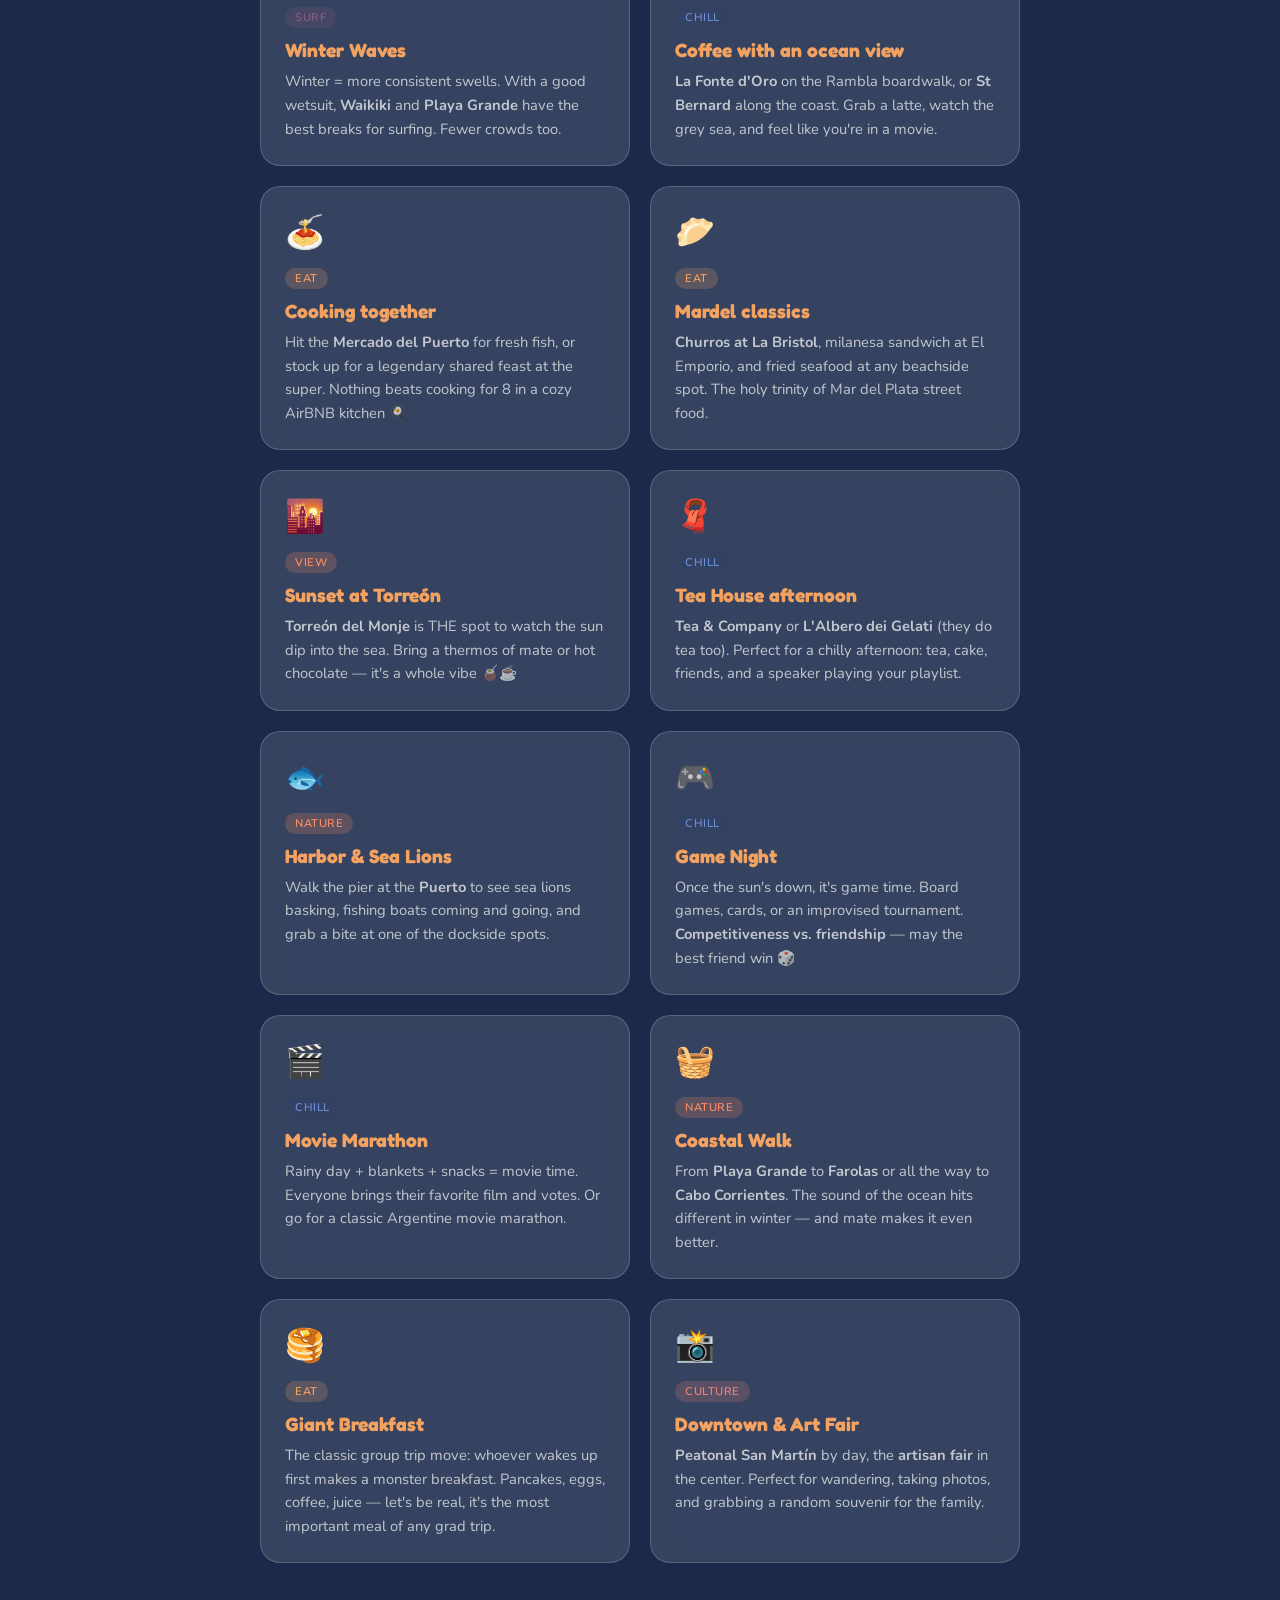
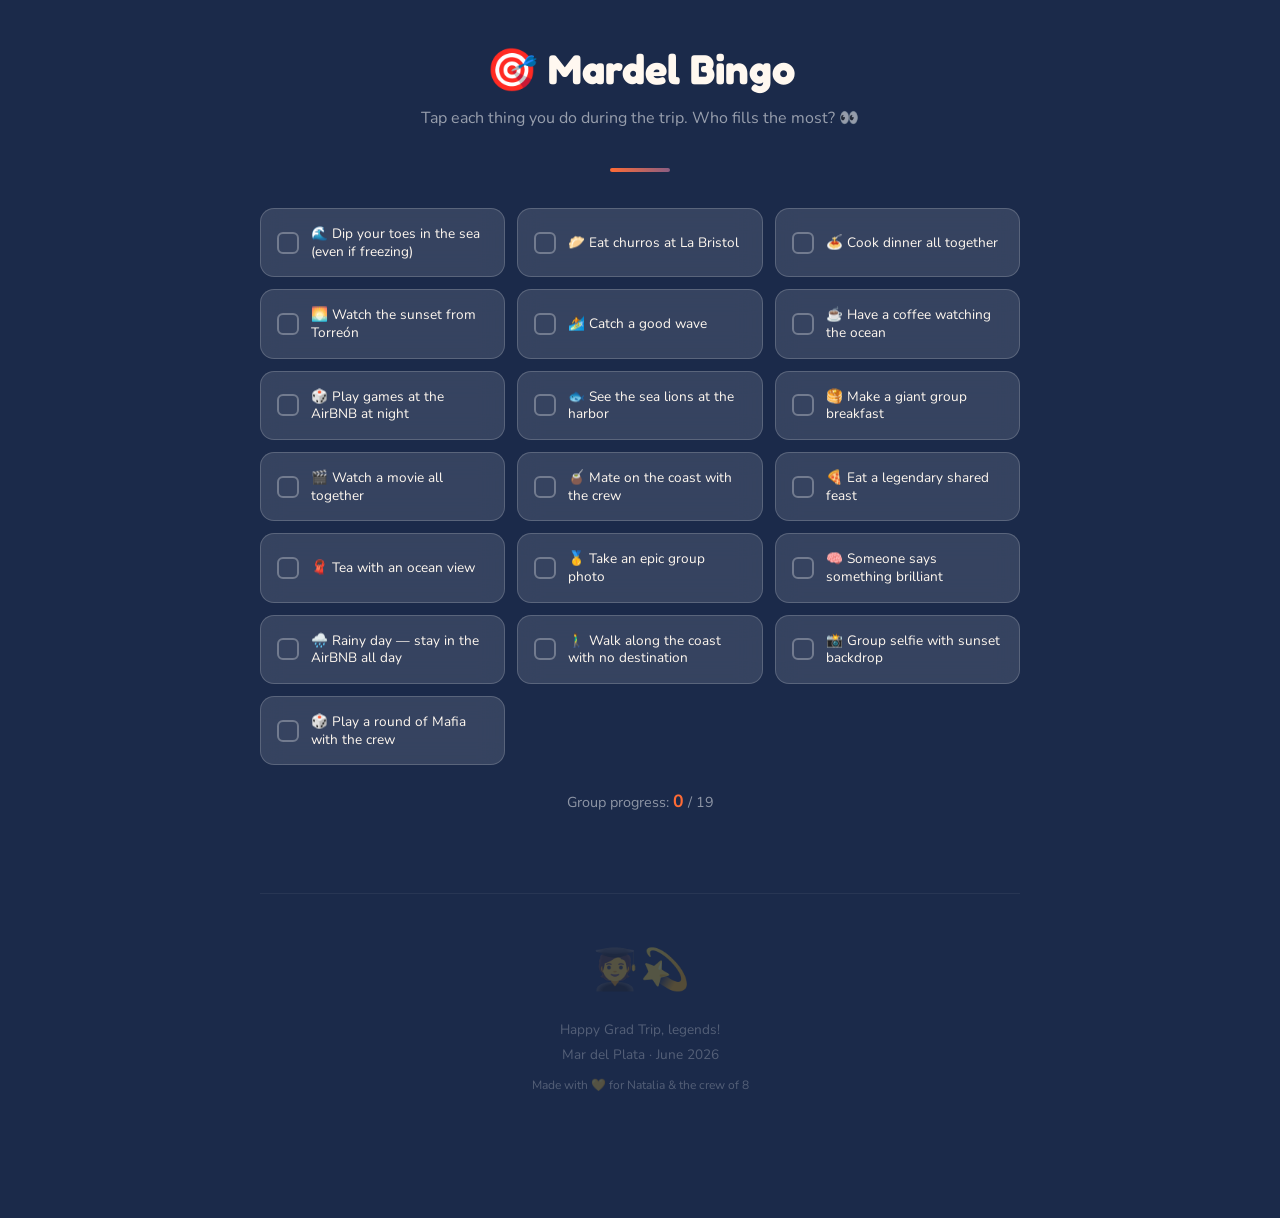
<file: mardel-egresados-2026/index.html>
<!DOCTYPE html>
<html lang="en">
<head>
<meta charset="UTF-8">
<meta name="viewport" content="width=device-width, initial-scale=1.0">
<title>Mardel 2026 — Grad Trip 🧑‍🎓</title>
<style>
@import url('https://fonts.googleapis.com/css2?family=Fredoka+One&family=Nunito:wght@400;600;700;800&display=swap');

*, *::before, *::after { margin: 0; padding: 0; box-sizing: border-box; }

:root {
  --navy: #1B2A4A;
  --navy-light: #2C3E6B;
  --violet: #6B4E71;
  --violet-light: #8B5E83;
  --rose: #E8817A;
  --coral: #FF8C61;
  --sunset: #FF6B35;
  --gold: #F4A261;
  --cream: #FFF8F0;
  --white: #FFFDF9;
  --glass: rgba(255, 255, 255, 0.12);
  --glass-border: rgba(255, 255, 255, 0.18);
}

html { scroll-behavior: smooth; }

body {
  font-family: 'Nunito', sans-serif;
  background: var(--navy);
  color: var(--cream);
  overflow-x: hidden;
}

/* ── Animated waves background ── */
.waves-bg {
  position: fixed;
  top: 0; left: 0;
  width: 100%; height: 100%;
  z-index: 0;
  pointer-events: none;
  overflow: hidden;
}
.wave {
  position: absolute;
  bottom: 0;
  width: 200%;
  height: 120px;
  background: repeating-linear-gradient(
    90deg,
    transparent 0px,
    transparent 40px,
    rgba(255, 140, 97, 0.04) 40px,
    rgba(107, 78, 113, 0.04) 80px
  );
  animation: waveMove 8s ease-in-out infinite alternate;
}
.wave:nth-child(2) {
  bottom: 30px;
  height: 80px;
  animation-duration: 12s;
  animation-delay: -3s;
  opacity: 0.5;
}
.wave:nth-child(3) {
  bottom: 60px;
  height: 50px;
  animation-duration: 6s;
  animation-delay: -5s;
  opacity: 0.3;
}
@keyframes waveMove {
  0% { transform: translateX(0) scaleY(1); }
  100% { transform: translateX(-50%) scaleY(1.2); }
}

/* ── Stars ── */
.stars {
  position: fixed;
  top: 0; left: 0;
  width: 100%; height: 100%;
  z-index: 0;
  pointer-events: none;
}
.star {
  position: absolute;
  width: 3px; height: 3px;
  background: white;
  border-radius: 50%;
  opacity: 0;
  animation: twinkle 3s infinite;
}
@keyframes twinkle {
  0%, 100% { opacity: 0; }
  50% { opacity: 0.6; }
}

/* ── Layout ── */
.content {
  position: relative;
  z-index: 1;
  max-width: 800px;
  margin: 0 auto;
  padding: 0 20px 80px;
}

/* ── HERO ── */
.hero {
  min-height: 100vh;
  display: flex;
  flex-direction: column;
  align-items: center;
  justify-content: center;
  text-align: center;
  padding: 40px 20px;
  position: relative;
}

.hero-emoji {
  font-size: 72px;
  margin-bottom: 16px;
  animation: float 3s ease-in-out infinite;
}
@keyframes float {
  0%, 100% { transform: translateY(0); }
  50% { transform: translateY(-12px); }
}

.hero h1 {
  font-family: 'Fredoka One', cursive;
  font-size: clamp(2.5rem, 8vw, 4.5rem);
  background: linear-gradient(135deg, var(--sunset), var(--rose), var(--violet-light));
  -webkit-background-clip: text;
  -webkit-text-fill-color: transparent;
  background-clip: text;
  line-height: 1.1;
  margin-bottom: 10px;
}

.hero-subtitle {
  font-size: clamp(1rem, 3vw, 1.4rem);
  font-weight: 600;
  color: var(--gold);
  margin-bottom: 8px;
  letter-spacing: 1px;
}

.hero-group {
  font-size: 1.1rem;
  color: rgba(255,255,255,0.6);
  margin-bottom: 40px;
}

/* ── Countdown ── */
.countdown-container {
  display: flex;
  gap: 16px;
  justify-content: center;
  flex-wrap: wrap;
  margin-bottom: 50px;
}

.countdown-item {
  background: var(--glass);
  backdrop-filter: blur(12px);
  -webkit-backdrop-filter: blur(12px);
  border: 1px solid var(--glass-border);
  border-radius: 16px;
  padding: 18px 22px;
  min-width: 80px;
  text-align: center;
}

.countdown-item .numero {
  font-family: 'Fredoka One', cursive;
  font-size: 2.2rem;
  color: var(--sunset);
  display: block;
  line-height: 1;
}

.countdown-item .label {
  font-size: 0.75rem;
  text-transform: uppercase;
  letter-spacing: 2px;
  color: rgba(255,255,255,0.5);
  margin-top: 4px;
}

.hero-cta {
  display: inline-block;
  padding: 14px 36px;
  border-radius: 50px;
  background: linear-gradient(135deg, var(--sunset), var(--rose));
  color: white;
  font-weight: 700;
  font-size: 1rem;
  text-decoration: none;
  border: none;
  cursor: pointer;
  transition: transform 0.2s, box-shadow 0.2s;
  box-shadow: 0 4px 20px rgba(255, 107, 53, 0.3);
}
.hero-cta:hover {
  transform: translateY(-2px);
  box-shadow: 0 6px 30px rgba(255, 107, 53, 0.5);
}

/* ── Scroll indicator ── */
.scroll-down {
  position: absolute;
  bottom: 30px;
  left: 50%;
  transform: translateX(-50%);
  color: rgba(255,255,255,0.3);
  font-size: 0.8rem;
  display: flex;
  flex-direction: column;
  align-items: center;
  gap: 6px;
  animation: bounce 2s infinite;
}
.scroll-down span { font-size: 1.5rem; }
@keyframes bounce {
  0%, 100% { transform: translateX(-50%) translateY(0); }
  50% { transform: translateX(-50%) translateY(8px); }
}

/* ── Origin story card ── */
.origin-card {
  background: var(--glass);
  backdrop-filter: blur(12px);
  -webkit-backdrop-filter: blur(12px);
  border: 1px solid var(--glass-border);
  border-radius: 24px;
  padding: 40px 32px;
  text-align: center;
  max-width: 520px;
  margin: 0 auto 60px;
}
.origin-emoji {
  font-size: 3rem;
  margin-bottom: 12px;
}
.origin-card h3 {
  font-family: 'Fredoka One', cursive;
  font-size: 1.6rem;
  background: linear-gradient(135deg, var(--sunset), var(--rose), var(--violet-light));
  -webkit-background-clip: text;
  -webkit-text-fill-color: transparent;
  background-clip: text;
  margin-bottom: 16px;
}
.origin-card p {
  font-size: 0.95rem;
  line-height: 1.7;
  color: rgba(255,255,255,0.7);
  max-width: 440px;
  margin: 0 auto 20px;
}
.origin-card .origin-footer {
  font-size: 0.85rem;
  color: var(--gold);
  font-weight: 700;
  letter-spacing: 1px;
}

/* ── Section titles ── */
.section {
  margin: 80px 0 40px;
}

.section-title {
  font-family: 'Fredoka One', cursive;
  font-size: clamp(1.8rem, 5vw, 2.6rem);
  text-align: center;
  margin-bottom: 12px;
}

.section-desc {
  text-align: center;
  color: rgba(255,255,255,0.55);
  font-size: 1rem;
  margin-bottom: 36px;
  max-width: 500px;
  margin-left: auto;
  margin-right: auto;
  line-height: 1.6;
}

.section-accent {
  width: 60px;
  height: 4px;
  background: linear-gradient(90deg, var(--sunset), var(--violet-light));
  border-radius: 2px;
  margin: 0 auto 36px;
}

/* ── Cards grid ── */
.cards-grid {
  display: grid;
  grid-template-columns: repeat(auto-fill, minmax(280px, 1fr));
  gap: 20px;
}

.card {
  background: var(--glass);
  backdrop-filter: blur(12px);
  -webkit-backdrop-filter: blur(12px);
  border: 1px solid var(--glass-border);
  border-radius: 20px;
  padding: 24px;
  transition: transform 0.25s, box-shadow 0.25s;
}

.card:hover {
  transform: translateY(-4px);
  box-shadow: 0 12px 40px rgba(0,0,0,0.2);
}

.card-icon {
  font-size: 2rem;
  margin-bottom: 12px;
}

.card h3 {
  font-family: 'Fredoka One', cursive;
  font-size: 1.2rem;
  color: var(--gold);
  margin-bottom: 8px;
}

.card p {
  font-size: 0.92rem;
  line-height: 1.6;
  color: rgba(255,255,255,0.7);
}

.card-tag {
  display: inline-block;
  padding: 3px 10px;
  border-radius: 20px;
  font-size: 0.7rem;
  font-weight: 600;
  text-transform: uppercase;
  letter-spacing: 0.5px;
  margin-bottom: 10px;
}
.tag-surf { background: rgba(107, 78, 113, 0.3); color: var(--violet-light); }
.tag-eat { background: rgba(244, 162, 97, 0.2); color: var(--gold); }
.tag-culture { background: rgba(232, 129, 122, 0.2); color: var(--rose); }
.tag-nature { background: rgba(255, 140, 97, 0.2); color: var(--coral); }
.tag-chill { background: rgba(43, 62, 107, 0.3); color: #6B8FD4; }

/* ── BINGO ── */
.bingo-grid {
  display: grid;
  grid-template-columns: repeat(auto-fill, minmax(200px, 1fr));
  gap: 12px;
}

.bingo-item {
  background: var(--glass);
  backdrop-filter: blur(12px);
  -webkit-backdrop-filter: blur(12px);
  border: 1px solid var(--glass-border);
  border-radius: 14px;
  padding: 16px;
  display: flex;
  align-items: center;
  gap: 12px;
  cursor: pointer;
  transition: all 0.3s;
  user-select: none;
}

.bingo-item:hover {
  border-color: rgba(255, 140, 97, 0.4);
}

.bingo-item.checked {
  background: rgba(255, 107, 53, 0.15);
  border-color: var(--sunset);
  text-decoration: line-through;
  opacity: 0.6;
}

.bingo-item .check {
  width: 22px; height: 22px;
  border: 2px solid rgba(255,255,255,0.3);
  border-radius: 6px;
  display: flex;
  align-items: center;
  justify-content: center;
  flex-shrink: 0;
  transition: all 0.3s;
  font-size: 0.8rem;
}

.bingo-item.checked .check {
  background: var(--sunset);
  border-color: var(--sunset);
}

.bingo-item .text {
  font-size: 0.85rem;
  line-height: 1.3;
}

.bingo-progress {
  text-align: center;
  margin: 24px 0 12px;
  font-size: 0.9rem;
  color: rgba(255,255,255,0.5);
}

.bingo-progress strong {
  color: var(--sunset);
  font-size: 1.1rem;
}

/* ── Footer ── */
.footer {
  text-align: center;
  margin-top: 80px;
  padding: 40px 0;
  border-top: 1px solid rgba(255,255,255,0.06);
  color: rgba(255,255,255,0.25);
  font-size: 0.85rem;
  line-height: 1.8;
}
.footer .big-emoji {
  font-size: 2.5rem;
  display: block;
  margin-bottom: 12px;
}

/* ── Easter egg ── */
.easter-egg-trigger {
  cursor: default;
  position: relative;
  display: inline-block;
}
.easter-egg-trigger:hover::after {
  content: "🧠✨ — and the sharpest minds of the group!";
  position: absolute;
  bottom: 120%;
  left: 50%;
  transform: translateX(-50%);
  background: var(--navy-light);
  color: var(--gold);
  padding: 8px 16px;
  border-radius: 10px;
  font-size: 0.8rem;
  white-space: nowrap;
  box-shadow: 0 4px 16px rgba(0,0,0,0.3);
  z-index: 10;
}

/* ── Responsive ── */
@media (max-width: 480px) {
  .countdown-item { min-width: 65px; padding: 12px 14px; }
  .countdown-item .numero { font-size: 1.6rem; }
  .bingo-grid { grid-template-columns: 1fr; }
}
</style>
</head>
<body>

<!-- Animated background -->
<div class="waves-bg">
  <div class="wave"></div>
  <div class="wave"></div>
  <div class="wave"></div>
</div>
<div class="stars" id="stars"></div>

<div class="content">

  <!-- ═══ HERO ═══ -->
  <section class="hero">
    <div class="hero-emoji">🧑‍🎓</div>
    <h1>Mardel 2026</h1>
    <p class="hero-subtitle">🎉 Grad Trip 🎉</p>
    <p class="hero-group">🎲 The Mafia Gang · 8 friends · 7 days · Mar del Plata</p>

    <div class="countdown-container" id="countdown">
      <div class="countdown-item"><span class="numero" id="cd-dias">--</span><span class="label">days</span></div>
      <div class="countdown-item"><span class="numero" id="cd-horas">--</span><span class="label">hours</span></div>
      <div class="countdown-item"><span class="numero" id="cd-minutos">--</span><span class="label">min</span></div>
      <div class="countdown-item"><span class="numero" id="cd-segundos">--</span><span class="label">sec</span></div>
    </div>

    <a href="#guide" class="hero-cta">🌊 Explore Mardel</a>

    <div class="scroll-down">
      <span>⌄</span>
    </div>
  </section>

  <!-- ═══ THE MAFIA GANG ═══ -->
  <section class="section" style="margin-top: -20px;">
    <div class="origin-card">
      <div class="origin-emoji">🎲🃏</div>
      <h3>The Mafia Gang</h3>
      <p>
        That's what they call themselves. It started with countless late-night
        games of Mafia — the classic party game of hidden identities, bluffing,
        and betrayal around a table. Over time, the nickname just stuck. And
        now? It's the crew heading to Mar del Plata.
      </p>
      <div class="origin-footer">8 legends · 1 trip · zero regrets</div>
    </div>
  </section>

  <!-- ═══ MAR DEL PLATA WINTER GUIDE ═══ -->
  <section id="guide" class="section">
    <h2 class="section-title">🌊 Mardel in Winter</h2>
    <p class="section-desc">
      Mar del Plata in June has a different charm: quiet streets, early sunsets,
      and the coziest vibe for hanging out with friends. <span class="easter-egg-trigger">🧠</span>
    </p>
    <div class="section-accent"></div>

    <div class="cards-grid">

      <div class="card">
        <div class="card-icon">🏄</div>
        <span class="card-tag tag-surf">SURF</span>
        <h3>Winter Waves</h3>
        <p>Winter = more consistent swells. With a good wetsuit, <strong>Waikiki</strong> and <strong>Playa Grande</strong> have the best breaks for surfing. Fewer crowds too.</p>
      </div>

      <div class="card">
        <div class="card-icon">☕</div>
        <span class="card-tag tag-chill">CHILL</span>
        <h3>Coffee with an ocean view</h3>
        <p><strong>La Fonte d'Oro</strong> on the Rambla boardwalk, or <strong>St Bernard</strong> along the coast. Grab a latte, watch the grey sea, and feel like you're in a movie.</p>
      </div>

      <div class="card">
        <div class="card-icon">🍝</div>
        <span class="card-tag tag-eat">EAT</span>
        <h3>Cooking together</h3>
        <p>Hit the <strong>Mercado del Puerto</strong> for fresh fish, or stock up for a legendary shared feast at the super. Nothing beats cooking for 8 in a cozy AirBNB kitchen 🍳</p>
      </div>

      <div class="card">
        <div class="card-icon">🥟</div>
        <span class="card-tag tag-eat">EAT</span>
        <h3>Mardel classics</h3>
        <p><strong>Churros at La Bristol</strong>, milanesa sandwich at El Emporio, and fried seafood at any beachside spot. The holy trinity of Mar del Plata street food.</p>
      </div>

      <div class="card">
        <div class="card-icon">🌇</div>
        <span class="card-tag tag-nature">VIEW</span>
        <h3>Sunset at Torreón</h3>
        <p><strong>Torreón del Monje</strong> is THE spot to watch the sun dip into the sea. Bring a thermos of mate or hot chocolate — it's a whole vibe 🧉☕</p>
      </div>

      <div class="card">
        <div class="card-icon">🧣</div>
        <span class="card-tag tag-chill">CHILL</span>
        <h3>Tea House afternoon</h3>
        <p><strong>Tea & Company</strong> or <strong>L'Albero dei Gelati</strong> (they do tea too). Perfect for a chilly afternoon: tea, cake, friends, and a speaker playing your playlist.</p>
      </div>

      <div class="card">
        <div class="card-icon">🐟</div>
        <span class="card-tag tag-nature">NATURE</span>
        <h3>Harbor & Sea Lions</h3>
        <p>Walk the pier at the <strong>Puerto</strong> to see sea lions basking, fishing boats coming and going, and grab a bite at one of the dockside spots.</p>
      </div>

      <div class="card">
        <div class="card-icon">🎮</div>
        <span class="card-tag tag-chill">CHILL</span>
        <h3>Game Night</h3>
        <p>Once the sun's down, it's game time. Board games, cards, or an improvised tournament. <strong>Competitiveness vs. friendship</strong> — may the best friend win 🎲</p>
      </div>

      <div class="card">
        <div class="card-icon">🎬</div>
        <span class="card-tag tag-chill">CHILL</span>
        <h3>Movie Marathon</h3>
        <p>Rainy day + blankets + snacks = movie time. Everyone brings their favorite film and votes. Or go for a classic Argentine movie marathon.</p>
      </div>

      <div class="card">
        <div class="card-icon">🧺</div>
        <span class="card-tag tag-nature">NATURE</span>
        <h3>Coastal Walk</h3>
        <p>From <strong>Playa Grande</strong> to <strong>Farolas</strong> or all the way to <strong>Cabo Corrientes</strong>. The sound of the ocean hits different in winter — and mate makes it even better.</p>
      </div>

      <div class="card">
        <div class="card-icon">🥞</div>
        <span class="card-tag tag-eat">EAT</span>
        <h3>Giant Breakfast</h3>
        <p>The classic group trip move: whoever wakes up first makes a monster breakfast. Pancakes, eggs, coffee, juice — let's be real, it's the most important meal of any grad trip.</p>
      </div>

      <div class="card">
        <div class="card-icon">📸</div>
        <span class="card-tag tag-culture">CULTURE</span>
        <h3>Downtown & Art Fair</h3>
        <p><strong>Peatonal San Martín</strong> by day, the <strong>artisan fair</strong> in the center. Perfect for wandering, taking photos, and grabbing a random souvenir for the family.</p>
      </div>

    </div>
  </section>

  <!-- ═══ TRIP BINGO ═══ -->
  <section class="section">
    <h2 class="section-title">🎯 Mardel Bingo</h2>
    <p class="section-desc">Tap each thing you do during the trip. Who fills the most? 👀</p>
    <div class="section-accent"></div>

    <div class="bingo-grid" id="bingo">
      <div class="bingo-item"><div class="check"></div><span class="text">🌊 Dip your toes in the sea (even if freezing)</span></div>
      <div class="bingo-item"><div class="check"></div><span class="text">🥟 Eat churros at La Bristol</span></div>
      <div class="bingo-item"><div class="check"></div><span class="text">🍝 Cook dinner all together</span></div>
      <div class="bingo-item"><div class="check"></div><span class="text">🌅 Watch the sunset from Torreón</span></div>
      <div class="bingo-item"><div class="check"></div><span class="text">🏄 Catch a good wave</span></div>
      <div class="bingo-item"><div class="check"></div><span class="text">☕ Have a coffee watching the ocean</span></div>
      <div class="bingo-item"><div class="check"></div><span class="text">🎲 Play games at the AirBNB at night</span></div>
      <div class="bingo-item"><div class="check"></div><span class="text">🐟 See the sea lions at the harbor</span></div>
      <div class="bingo-item"><div class="check"></div><span class="text">🥞 Make a giant group breakfast</span></div>
      <div class="bingo-item"><div class="check"></div><span class="text">🎬 Watch a movie all together</span></div>
      <div class="bingo-item"><div class="check"></div><span class="text">🧉 Mate on the coast with the crew</span></div>
      <div class="bingo-item"><div class="check"></div><span class="text">🍕 Eat a legendary shared feast</span></div>
      <div class="bingo-item"><div class="check"></div><span class="text">🧣 Tea with an ocean view</span></div>
      <div class="bingo-item"><div class="check"></div><span class="text">🥇 Take an epic group photo</span></div>
      <div class="bingo-item"><div class="check"></div><span class="text">🧠 Someone says something brilliant</span></div>
      <div class="bingo-item"><div class="check"></div><span class="text">🌧️ Rainy day — stay in the AirBNB all day</span></div>
      <div class="bingo-item"><div class="check"></div><span class="text">🚶‍♂️ Walk along the coast with no destination</span></div>
      <div class="bingo-item"><div class="check"></div><span class="text">📸 Group selfie with sunset backdrop</span></div>
      <div class="bingo-item"><div class="check"></div><span class="text">🎲 Play a round of Mafia with the crew</span></div>
    </div>

    <div class="bingo-progress">Group progress: <strong id="bingo-count">0</strong> / 19</div>
  </section>

  <!-- ═══ FOOTER ═══ -->
  <footer class="footer">
    <span class="big-emoji">🧑‍🎓💫</span>
    Happy Grad Trip, legends!<br>
    Mar del Plata · June 2026<br>
    <span style="font-size: 0.75rem; margin-top: 8px; display: inline-block;">Made with 💛 for Natalia & the crew of 8</span>
  </footer>

</div>

<script>
// ── Countdown ──
const target = new Date('2026-06-01T00:00:00-03:00').getTime();
function updateCountdown() {
  const now = new Date().getTime();
  const diff = Math.max(0, target - now);
  const d = Math.floor(diff / (1000*60*60*24));
  const h = Math.floor((diff % (1000*60*60*24)) / (1000*60*60));
  const m = Math.floor((diff % (1000*60*60)) / (1000*60));
  const s = Math.floor((diff % (1000*60)) / 1000);
  document.getElementById('cd-dias').textContent = String(d).padStart(2, '0');
  document.getElementById('cd-horas').textContent = String(h).padStart(2, '0');
  document.getElementById('cd-minutos').textContent = String(m).padStart(2, '0');
  document.getElementById('cd-segundos').textContent = String(s).padStart(2, '0');
}
updateCountdown();
setInterval(updateCountdown, 1000);

// ── Bingo ──
const items = document.querySelectorAll('.bingo-item');
const counter = document.getElementById('bingo-count');
items.forEach(el => {
  el.addEventListener('click', () => {
    el.classList.toggle('checked');
    counter.textContent = document.querySelectorAll('.bingo-item.checked').length;
  });
});

// ── Stars ──
const starsContainer = document.getElementById('stars');
for (let i = 0; i < 60; i++) {
  const star = document.createElement('div');
  star.className = 'star';
  star.style.left = Math.random() * 100 + '%';
  star.style.top = Math.random() * 100 + '%';
  star.style.animationDelay = Math.random() * 3 + 's';
  star.style.width = (1 + Math.random() * 2) + 'px';
  star.style.height = star.style.width;
  starsContainer.appendChild(star);
}
</script>

</body>
</html>
</file>
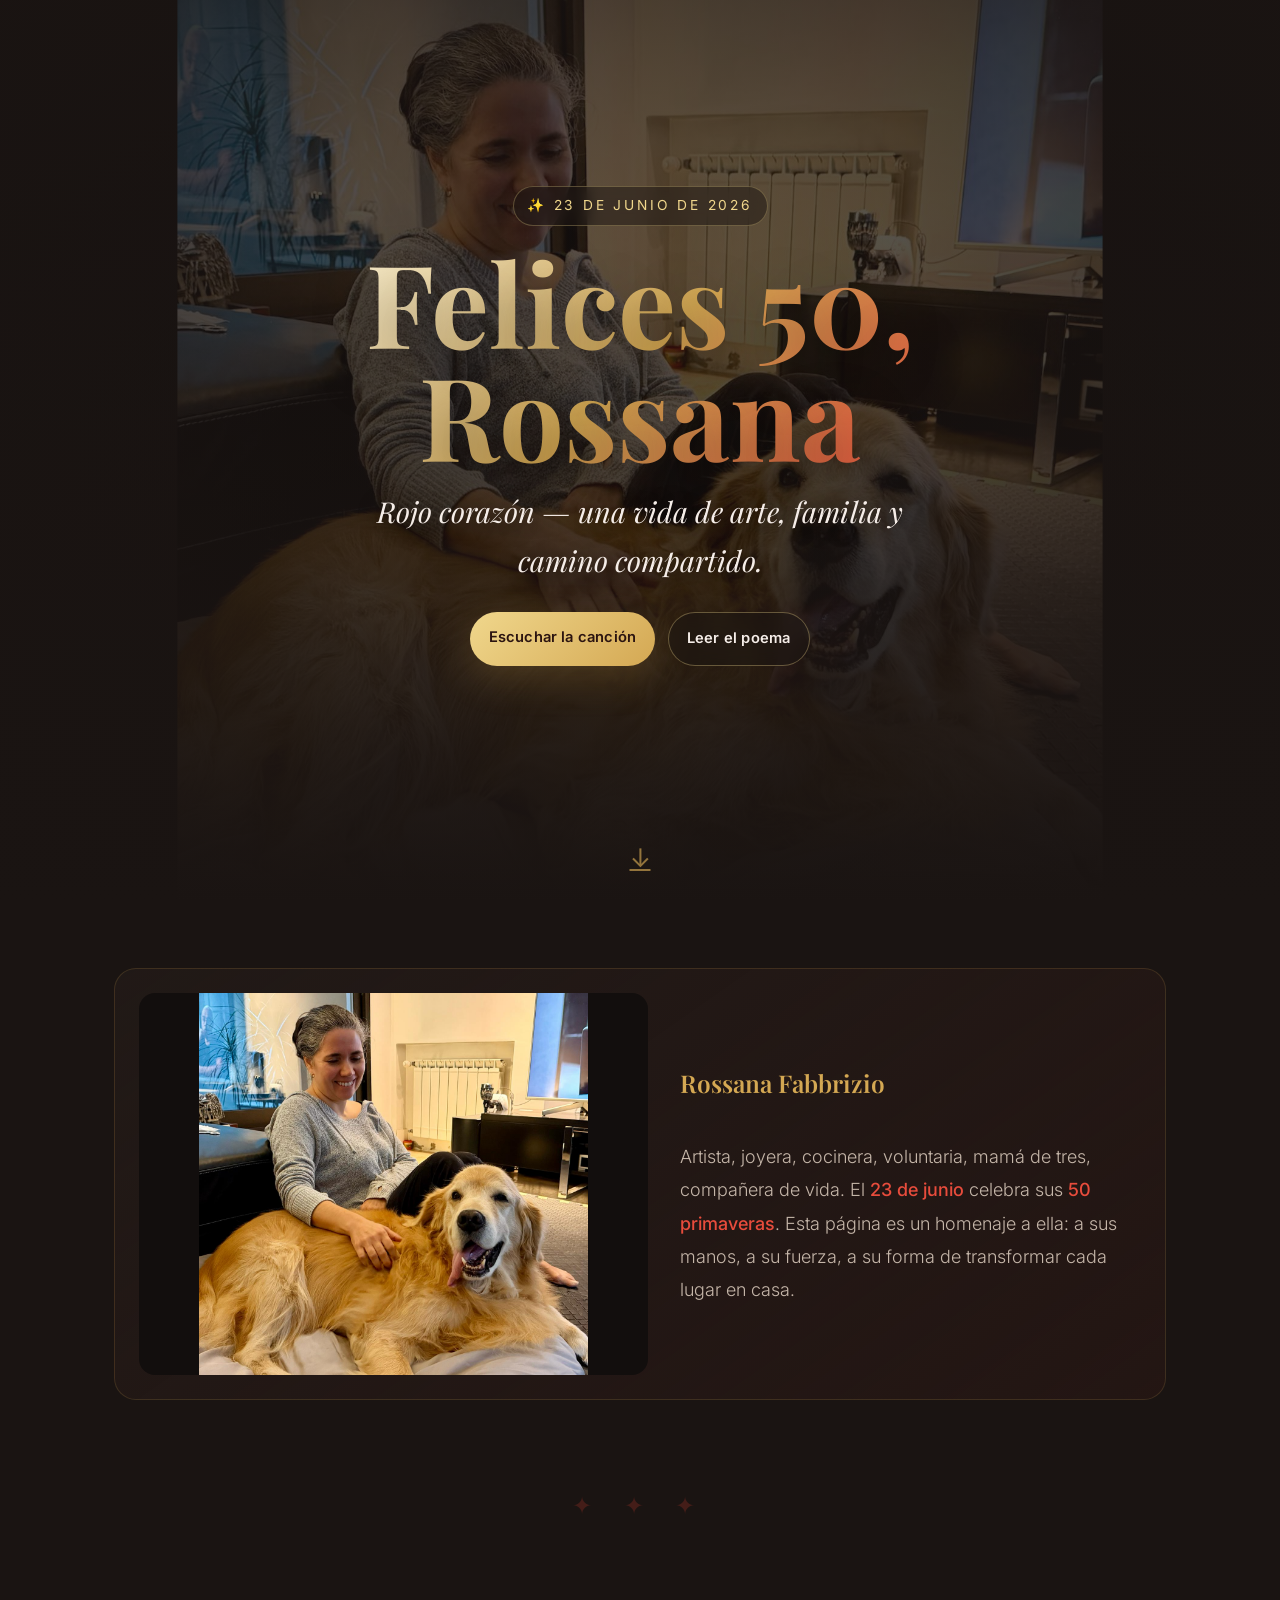
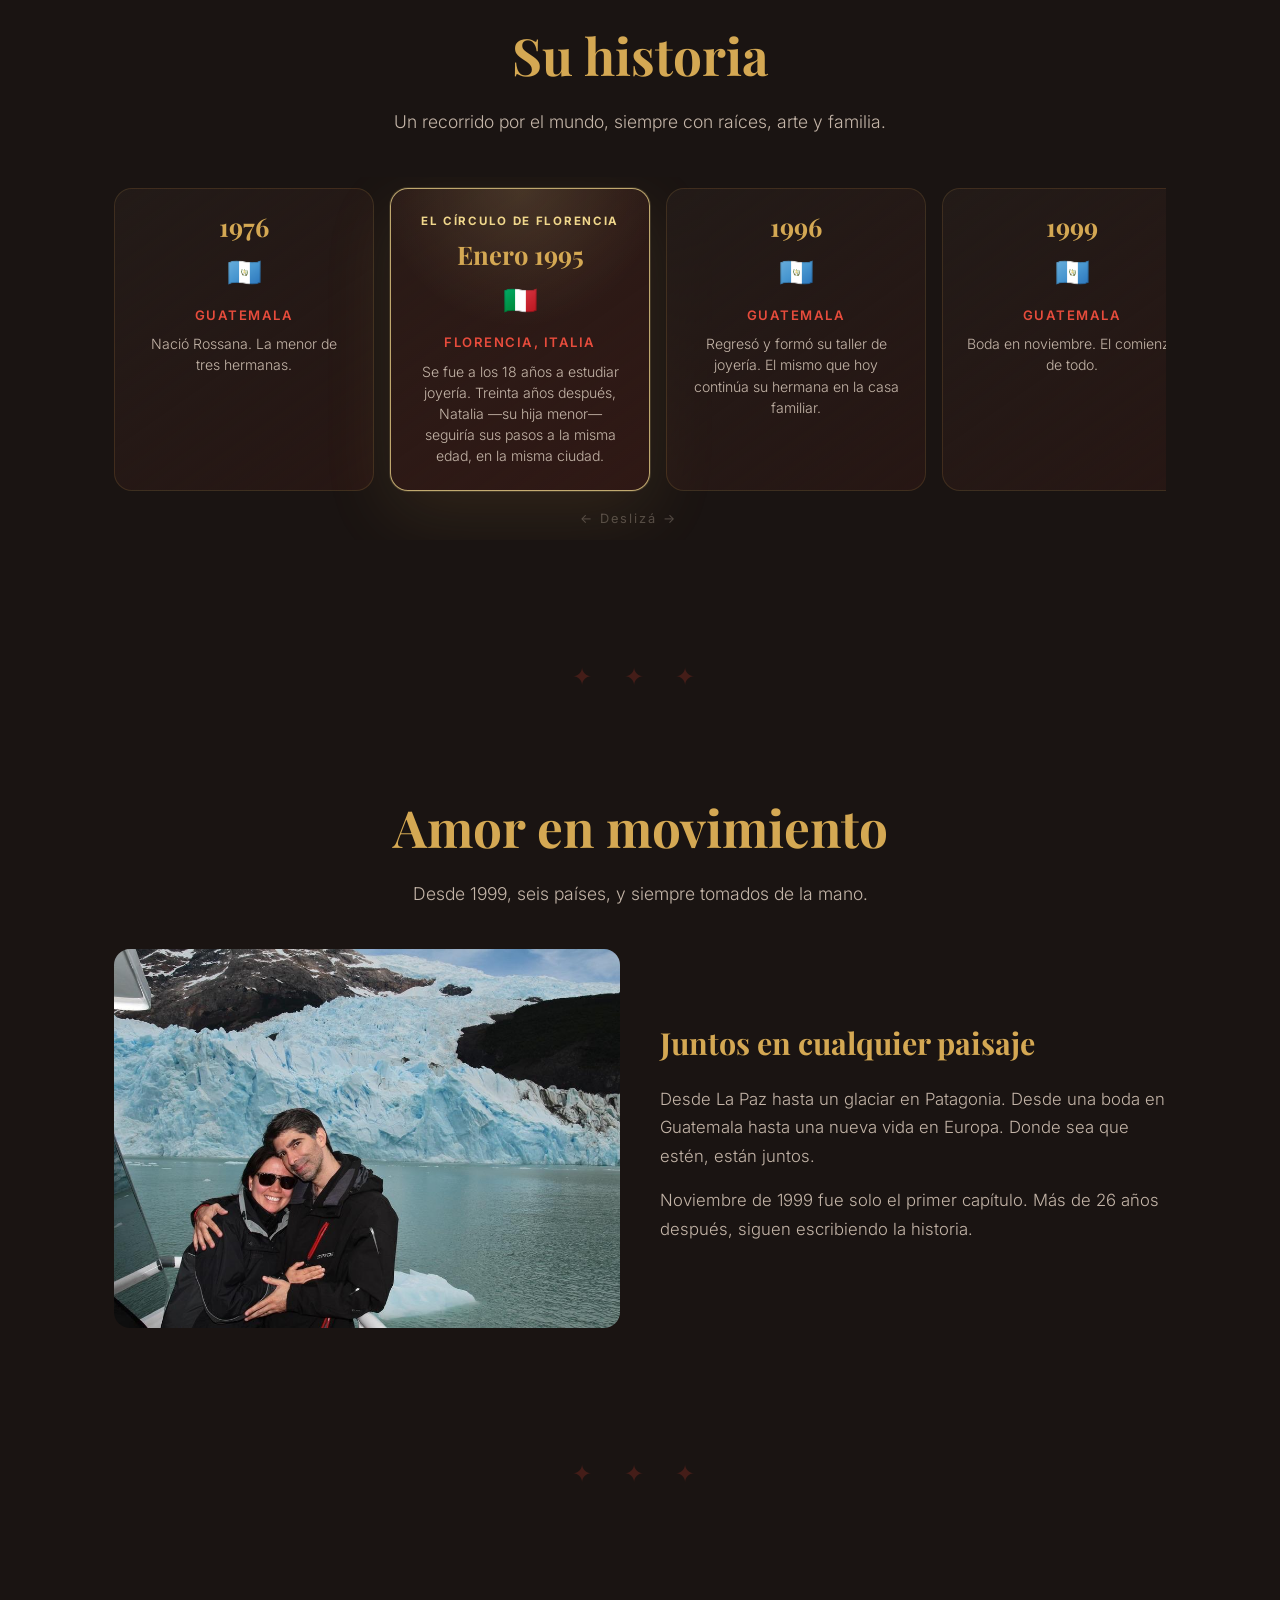
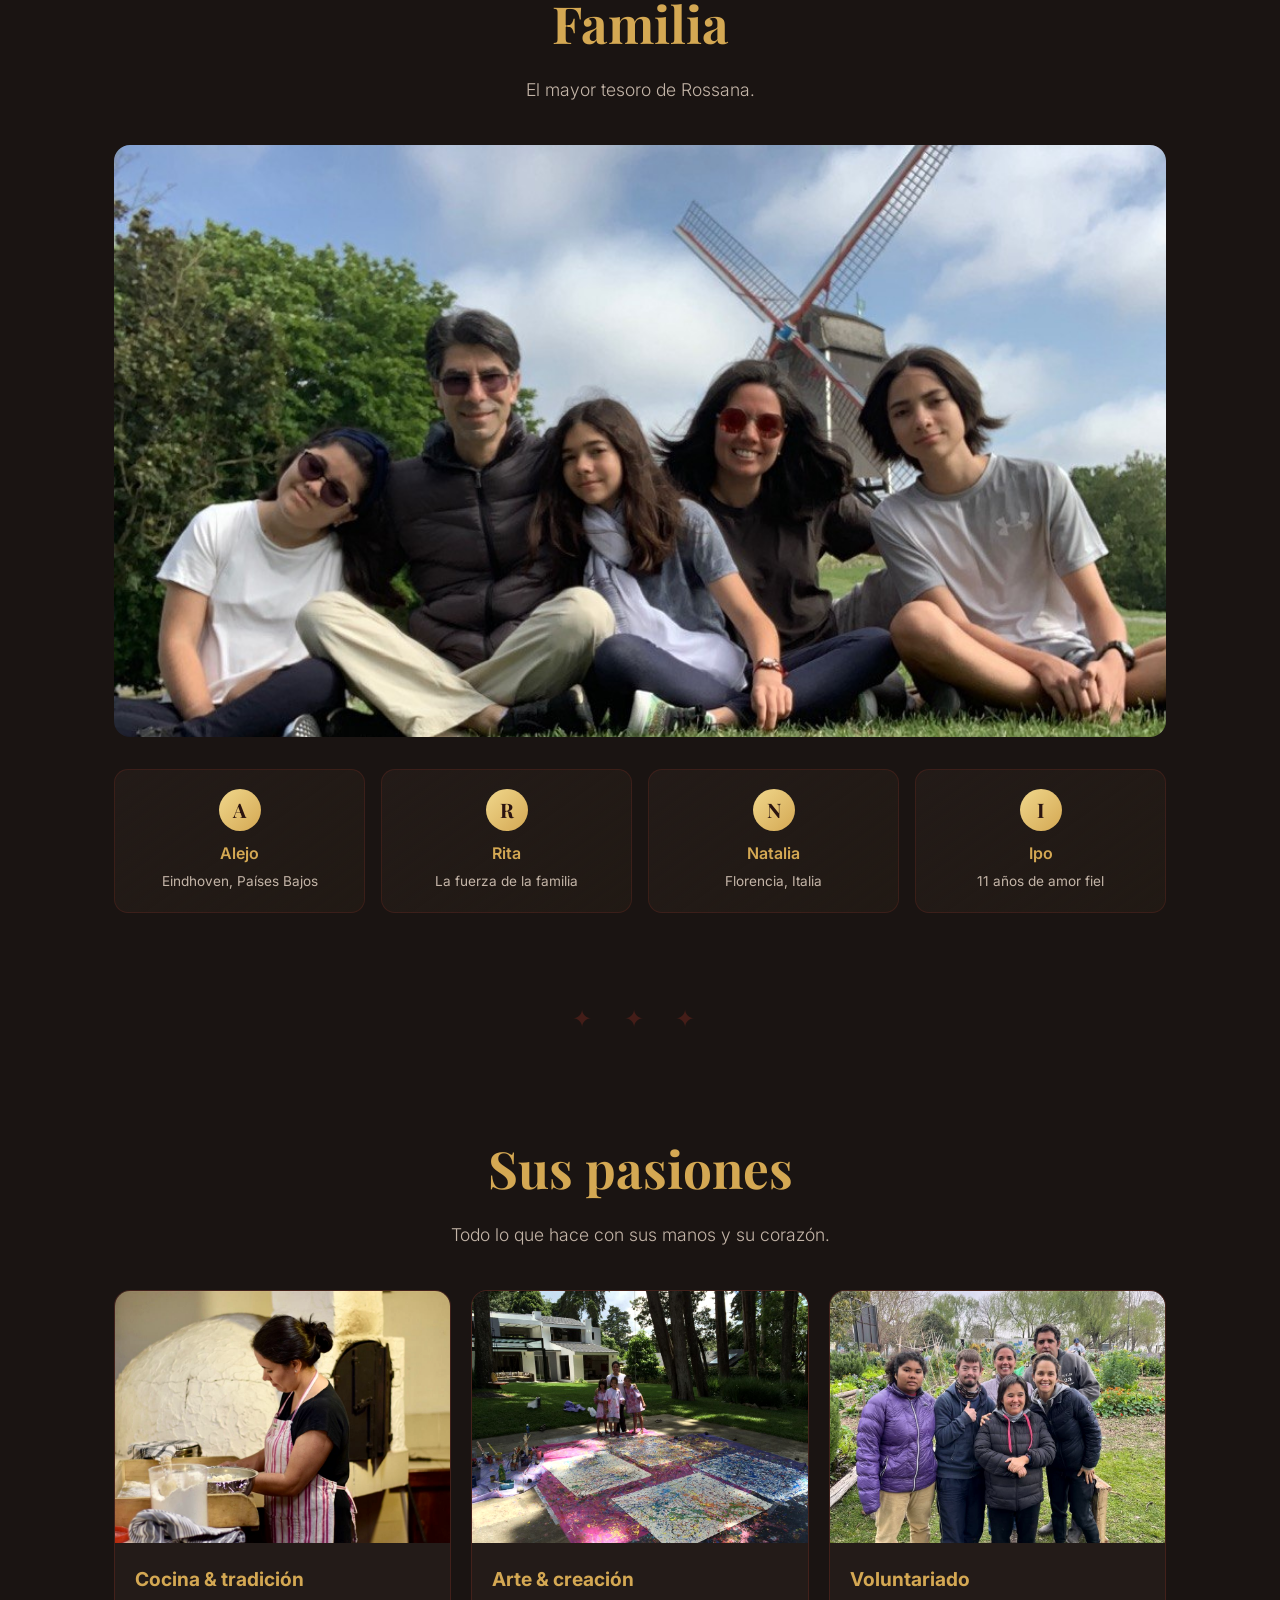
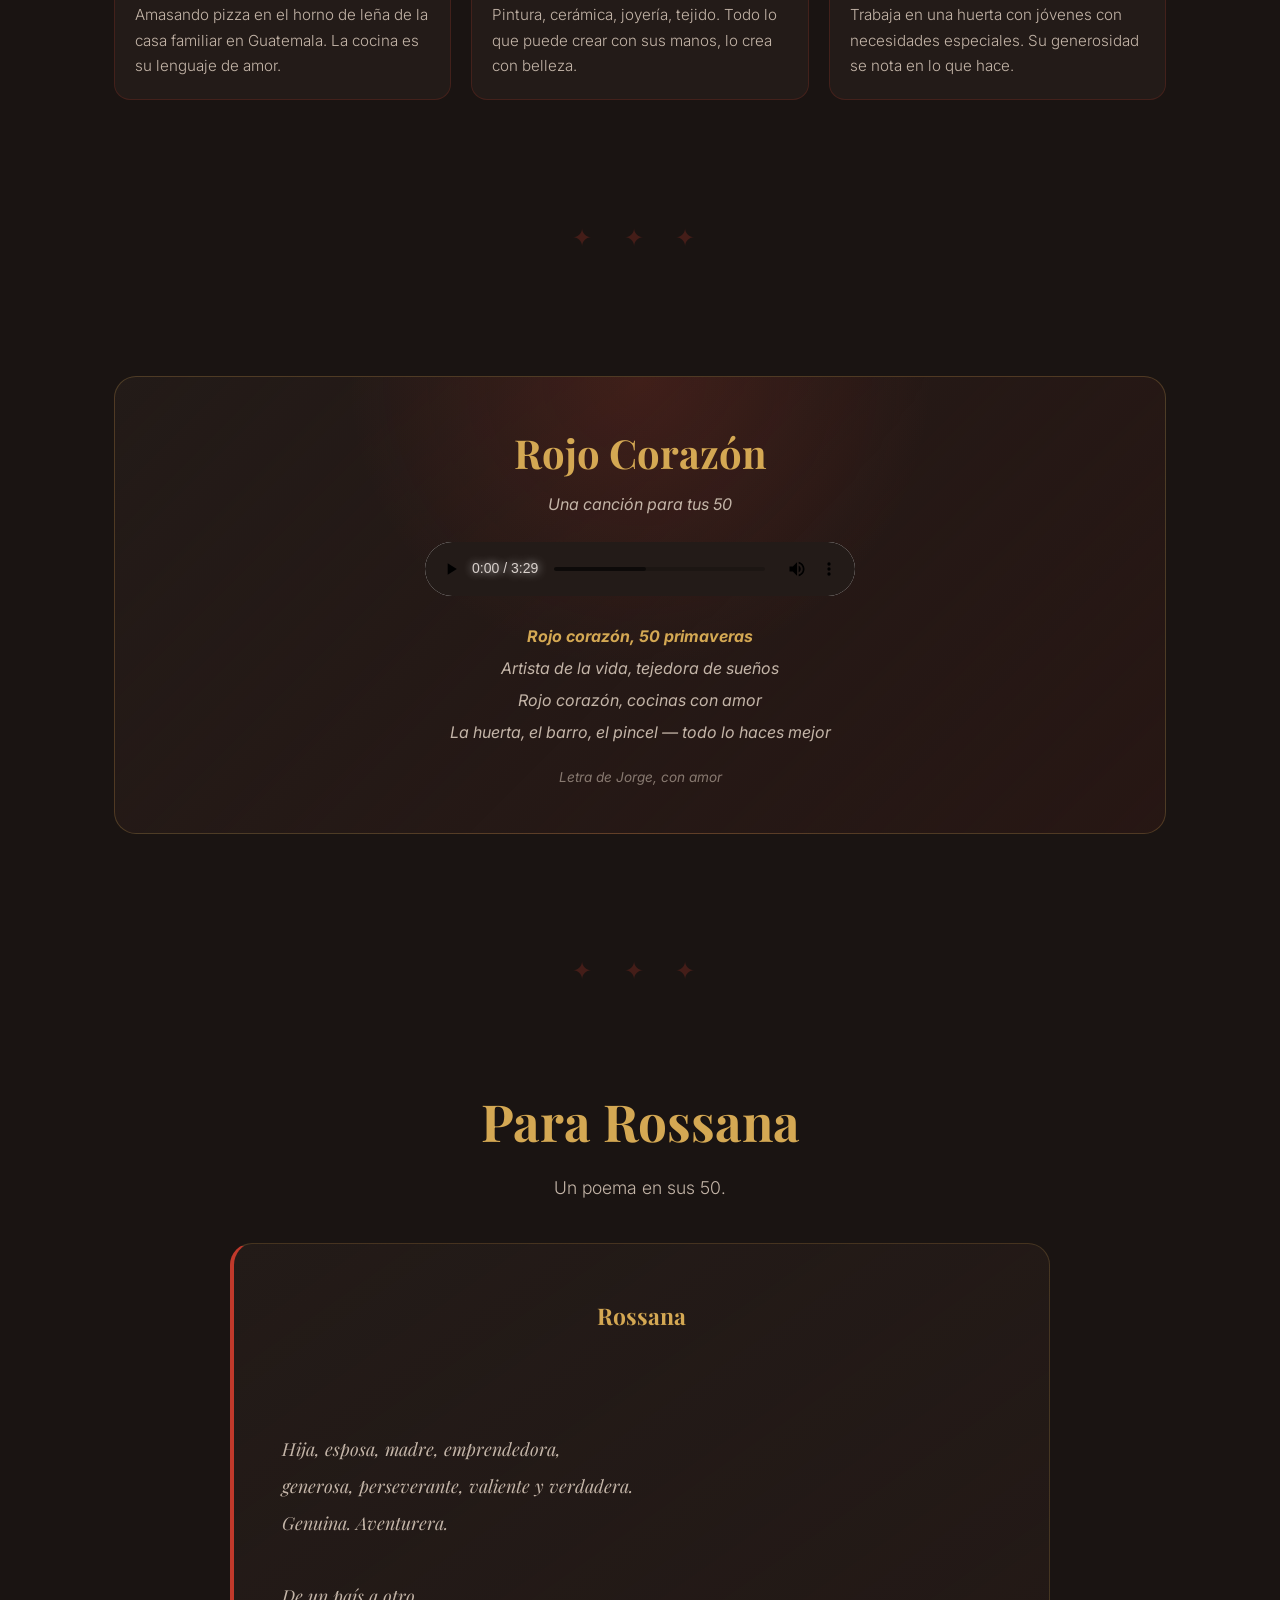
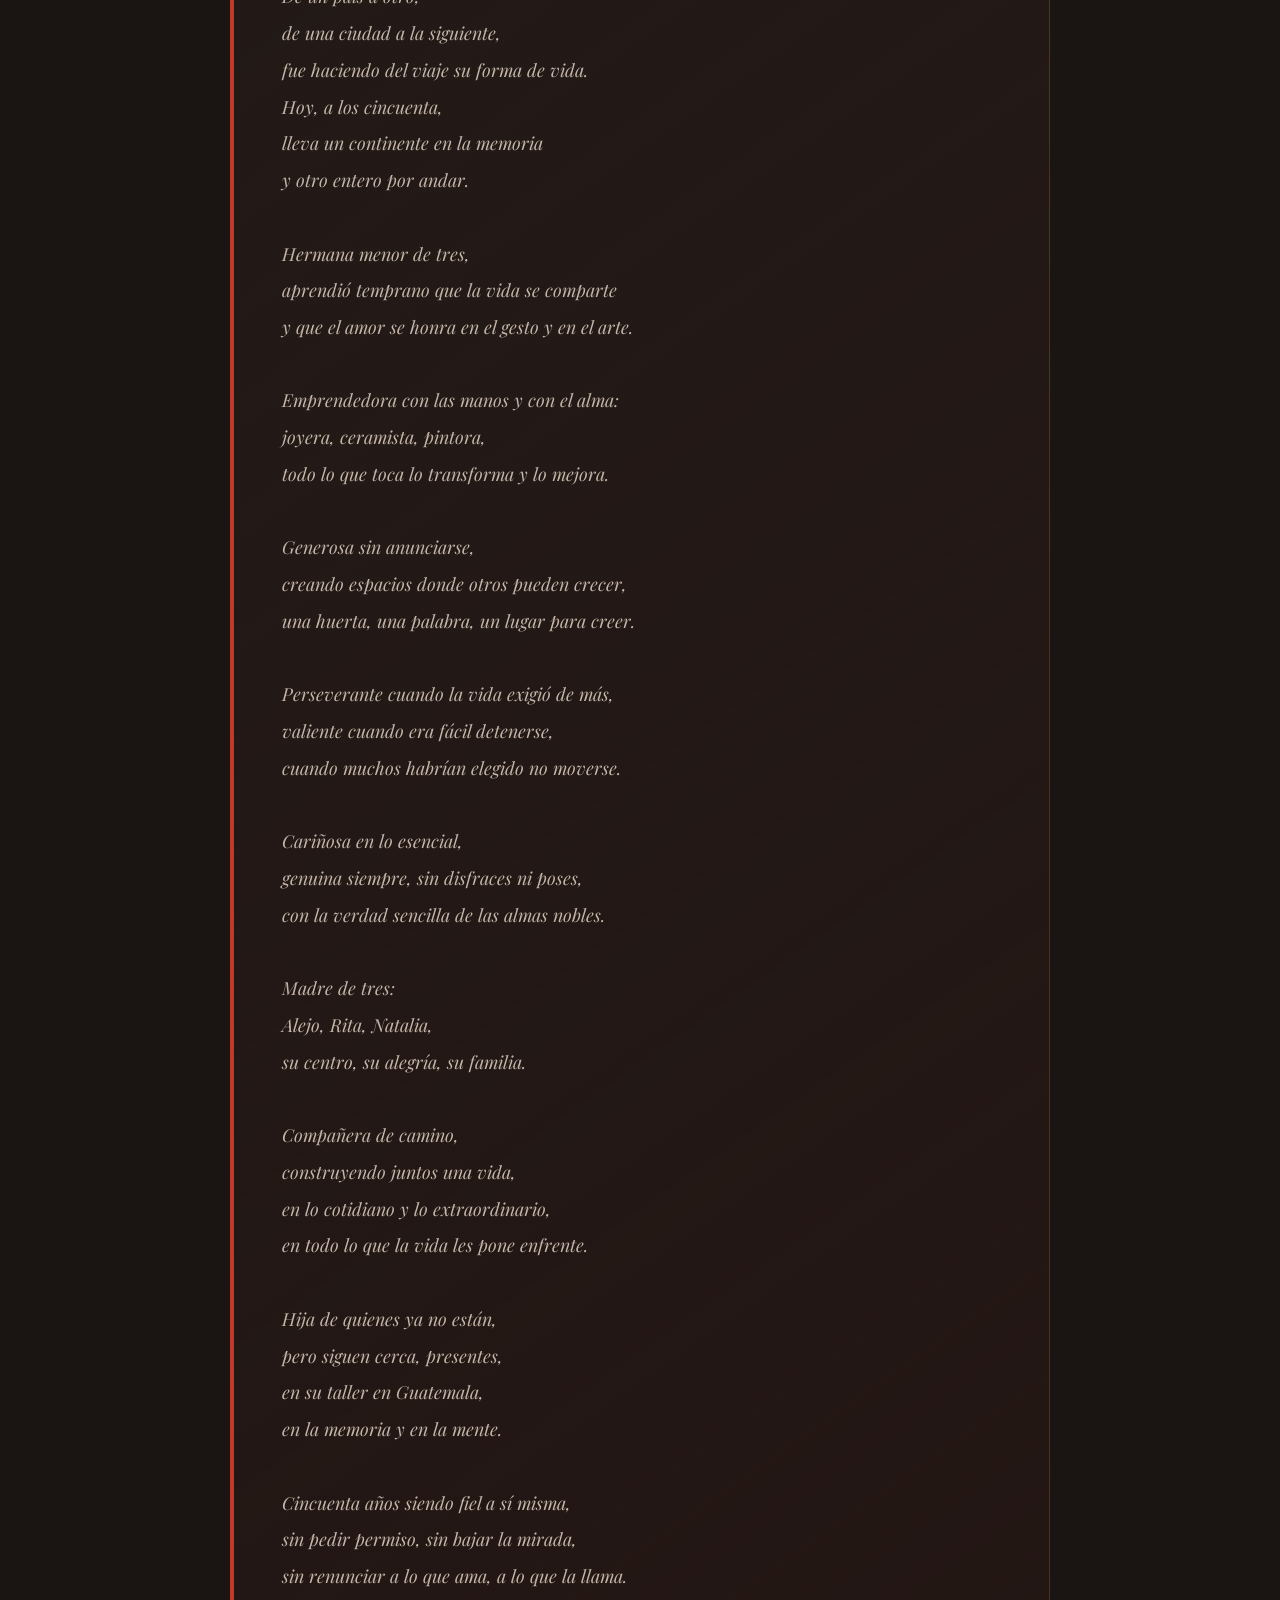
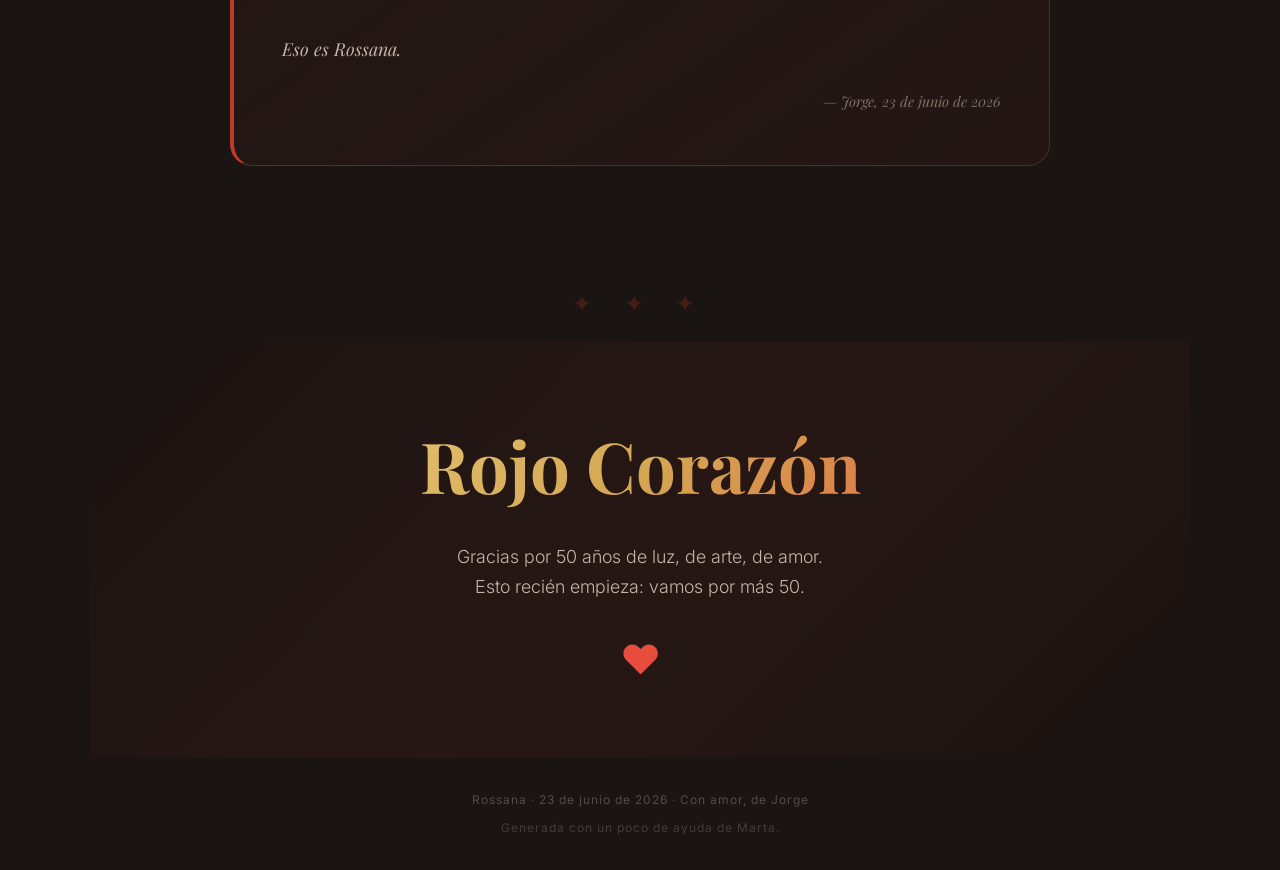
<file: rossana-50-v2/index.html>
<!DOCTYPE html>
<html lang="es">
<head>
<meta charset="UTF-8">
<meta name="viewport" content="width=device-width, initial-scale=1.0, viewport-fit=cover">
<meta name="apple-mobile-web-app-capable" content="yes">
<meta name="apple-mobile-web-app-status-bar-style" content="black-translucent">
<meta name="theme-color" content="#1A1412">
<meta name="description" content="Una página hecha con amor para celebrar tus 50 primaveras: tu historia, tu familia, una canción y un poema.">
<meta property="og:title" content="Felices 50, Ro ❤️">
<meta property="og:description" content="Una página hecha con amor para celebrar tus 50 primaveras.">
<meta property="og:type" content="website">
<meta property="og:url" content="https://jorgeyro.github.io/marta-public-workspace/rossana-50-v2/">
<meta property="og:image" content="https://jorgeyro.github.io/marta-public-workspace/rossana-50/images/01_rossana_con_ipo.jpg">
<meta property="og:image:alt" content="Rossana con Ipo">
<meta name="twitter:card" content="summary_large_image">
<meta name="twitter:title" content="Felices 50, Ro ❤️">
<meta name="twitter:description" content="Una página hecha con amor para celebrar tus 50 primaveras.">
<meta name="twitter:image" content="https://jorgeyro.github.io/marta-public-workspace/rossana-50/images/01_rossana_con_ipo.jpg">
<link rel="preconnect" href="https://fonts.googleapis.com">
<link rel="preconnect" href="https://fonts.gstatic.com" crossorigin>
<title>Felices 50, Rossana ❤️</title>
<style>
  @import url('https://fonts.googleapis.com/css2?family=Playfair+Display:ital,wght@0,400;0,600;0,700;1,400&family=Inter:wght@300;400;500;600;700&display=swap');
  * { margin: 0; padding: 0; box-sizing: border-box; }
  * { -webkit-tap-highlight-color: rgba(192,57,43,0.28); }
  :root {
    --rojo: #C0392B; --rojo-claro: #E74C3C; --rojo-oscuro: #922B21;
    --oro: #D4A853; --oro-claro: #F0D78C; --fondo: #1A1412; --fondo-sec: #231B18;
    --texto: #F5EDE8; --texto-sec: #C4B5A8; --muted: rgba(196,181,168,.58);
    --sa-top: env(safe-area-inset-top, 0px); --sa-bottom: env(safe-area-inset-bottom, 0px);
    --sa-left: env(safe-area-inset-left, 0px); --sa-right: env(safe-area-inset-right, 0px);
  }
  html { scroll-behavior: smooth; -webkit-overflow-scrolling: touch; }
  body { font-family: 'Inter', sans-serif; background: var(--fondo); color: var(--texto); line-height: 1.7; overflow-x: hidden; -webkit-font-smoothing: antialiased; }
  img { max-width: 100%; height: auto; }
  a { color: inherit; }

  .hero { position: relative; min-height: 100dvh; display: flex; align-items: center; justify-content: center; text-align: center; overflow: hidden; padding: calc(2rem + var(--sa-top)) 1.5rem calc(5rem + var(--sa-bottom)); }
  .hero::before { content: ''; position: absolute; inset: 0; background: url('../rossana-50/images/01_rossana_con_ipo.jpg') center center / contain no-repeat, #120e0d; transform: scale(1.01); }
  .hero::after { content: ''; position: absolute; inset: 0; background: radial-gradient(ellipse at center, rgba(26,20,18,.28) 0%, rgba(26,20,18,.52) 42%, rgba(26,20,18,.92) 100%), linear-gradient(180deg, rgba(26,20,18,.25) 0%, rgba(26,20,18,.78) 72%, var(--fondo) 100%); }
  .hero-content { position: relative; z-index: 2; max-width: 780px; padding: 2rem 1rem; }
  .eyebrow { display: inline-flex; gap: .5rem; align-items: center; justify-content: center; color: var(--oro-claro); border: 1px solid rgba(240,215,140,.28); background: rgba(26,20,18,.48); backdrop-filter: blur(8px); padding: .45rem .85rem; border-radius: 999px; font-size: clamp(.72rem, 2.3vw, .86rem); letter-spacing: 2.8px; text-transform: uppercase; margin-bottom: 1.2rem; }
  .hero h1 { font-family: 'Playfair Display', serif; font-size: clamp(3.2rem, 13vw, 7.2rem); line-height: .98; font-weight: 700; background: linear-gradient(135deg, #fff6d9, var(--oro), var(--rojo-claro)); -webkit-background-clip: text; -webkit-text-fill-color: transparent; background-clip: text; text-shadow: 0 18px 60px rgba(0,0,0,.45); margin-bottom: 1rem; }
  .hero-sub { max-width: 620px; margin: 0 auto 1.7rem; color: var(--texto); font-family: 'Playfair Display', serif; font-style: italic; font-size: clamp(1.12rem, 4vw, 1.8rem); text-shadow: 0 4px 20px rgba(0,0,0,.65); }
  .hero-actions { display: flex; flex-wrap: wrap; justify-content: center; gap: .8rem; margin-top: 1.4rem; }
  .btn { text-decoration: none; border-radius: 999px; padding: .86rem 1.15rem; font-weight: 600; font-size: .92rem; letter-spacing: .2px; transition: transform .2s ease, border-color .2s ease, background .2s ease; }
  .btn:active { transform: scale(.98); }
  .btn-primary { color: #2b1410; background: linear-gradient(135deg, var(--oro-claro), var(--oro)); box-shadow: 0 12px 38px rgba(212,168,83,.22); }
  .btn-secondary { color: var(--texto); border: 1px solid rgba(240,215,140,.34); background: rgba(26,20,18,.46); backdrop-filter: blur(8px); }
  .hero-arrow { position: absolute; z-index: 2; bottom: calc(1.3rem + var(--sa-bottom)); left: 50%; transform: translateX(-50%); color: var(--oro); opacity: .65; font-size: 1.6rem; animation: bounce 2s infinite; }
  @keyframes bounce { 0%,100% { transform: translateX(-50%) translateY(0); } 50% { transform: translateX(-50%) translateY(10px); } }

  section { padding: 4.25rem 1.5rem; max-width: 1100px; margin: 0 auto; }
  @media (max-width: 480px) { section { padding: 3.2rem 1.15rem; } .hero { padding-left: 1rem; padding-right: 1rem; } }
  .section-title { font-family: 'Playfair Display', serif; font-size: clamp(1.9rem, 6vw, 3.2rem); text-align: center; margin-bottom: .5rem; color: var(--oro); }
  .section-subtitle { text-align: center; color: var(--texto-sec); font-weight: 300; margin: 0 auto 2.5rem; font-size: clamp(.95rem, 3vw, 1.1rem); max-width: 760px; }
  .separator { text-align: center; color: var(--rojo); font-size: 1.5rem; opacity: .25; margin: 1.1rem 0; letter-spacing: .8rem; user-select: none; }
  .highlight { color: var(--rojo-claro); font-weight: 500; }
  .intro-card { display: grid; grid-template-columns: minmax(0, 1.05fr) minmax(0, .95fr); gap: 2rem; align-items: center; background: linear-gradient(145deg, rgba(35,27,24,.78), rgba(192,57,43,.06)); border: 1px solid rgba(212,168,83,.16); border-radius: 22px; padding: clamp(1rem, 3vw, 1.5rem); }
  .intro-card img { width: 100%; border-radius: 16px; aspect-ratio: 4/3; object-fit: contain; background: #120e0d; display: block; }
  .intro-text { color: var(--texto-sec); font-weight: 300; font-size: clamp(1rem, 3vw, 1.13rem); line-height: 1.85; }
  .intro-text strong { font-family: 'Playfair Display', serif; color: var(--oro); font-size: 1.35em; font-weight: 600; }
  @media (max-width: 800px) { .intro-card { grid-template-columns: 1fr; } }

  .carousel { overflow-x: auto; -webkit-overflow-scrolling: touch; scroll-snap-type: x mandatory; scroll-behavior: smooth; margin: 2rem 0; padding: .1rem .75rem .6rem; cursor: grab; -ms-overflow-style: none; scrollbar-width: none; }
  .carousel::-webkit-scrollbar { display: none; }
  .carousel-track { display: flex; gap: 1rem; padding: .6rem 0; }
  .carousel-card { flex: 0 0 260px; scroll-snap-align: start; background: linear-gradient(145deg, var(--fondo-sec), rgba(192,57,43,.08)); border-radius: 18px; padding: 1.45rem; border: 1px solid rgba(212,168,83,.15); display: flex; flex-direction: column; align-items: center; gap: .45rem; min-height: 212px; text-align: center; justify-content: flex-start; }
  .carousel-card.featured { border-color: rgba(240,215,140,.75); box-shadow: 0 0 0 1px rgba(240,215,140,.14), 0 22px 70px rgba(212,168,83,.12); background: radial-gradient(circle at top, rgba(240,215,140,.14), transparent 42%), linear-gradient(145deg, #2a1b17, rgba(192,57,43,.13)); }
  .card-kicker { color: var(--oro-claro); font-size: .72rem; text-transform: uppercase; letter-spacing: 1.7px; font-weight: 700; margin-bottom: .05rem; }
  .card-year { font-family: 'Playfair Display', serif; font-size: clamp(1.28rem, 4vw, 1.6rem); color: var(--oro); font-weight: 700; line-height: 1.16; }
  .card-flag { font-size: 1.75rem; }
  .card-place { font-size: .82rem; color: var(--rojo-claro); text-transform: uppercase; letter-spacing: 1.5px; font-weight: 600; }
  .card-desc { color: var(--texto-sec); font-weight: 300; font-size: .88rem; line-height: 1.5; }
  .carousel-hint { text-align: center; color: rgba(196,181,168,.34); font-size: .8rem; margin-top: .5rem; letter-spacing: 2px; user-select: none; }
  @media (max-width: 480px) { .carousel-card { flex-basis: 232px; min-height: 210px; padding: 1.25rem; } }

  .two-col { display: grid; grid-template-columns: 1fr 1fr; gap: 2.5rem; align-items: center; margin: 2.5rem 0; }
  .two-col img { width: 100%; border-radius: 16px; aspect-ratio: 4/3; object-fit: cover; display: block; }
  .two-col h3 { font-family: 'Playfair Display', serif; font-size: clamp(1.45rem, 5vw, 1.9rem); color: var(--oro); margin-bottom: 1rem; }
  .two-col p { color: var(--texto-sec); font-weight: 300; margin-bottom: 1rem; font-size: clamp(.95rem, 2.5vw, 1.05rem); }
  @media (max-width: 768px) { .two-col { grid-template-columns: 1fr; gap: 1.4rem; } .two-col img { aspect-ratio: 16/9; } }

  .photo-frame { margin-bottom: 2rem; }
  .photo-frame img { width: 100%; border-radius: 16px; aspect-ratio: 16/9; object-fit: cover; display: block; }
  .family-grid { display: grid; grid-template-columns: repeat(4, 1fr); gap: 1rem; margin-top: 2rem; }
  .family-card { background: linear-gradient(145deg, var(--fondo-sec), rgba(212,168,83,.04)); padding: 1.2rem .75rem; border-radius: 14px; text-align: center; border: 1px solid rgba(192,57,43,.16); }
  .family-card .initial { width: 42px; height: 42px; border-radius: 50%; display: flex; align-items: center; justify-content: center; margin: 0 auto .55rem; color: #2b1410; background: linear-gradient(135deg, var(--oro-claro), var(--oro)); font-family: 'Playfair Display', serif; font-weight: 700; font-size: 1.25rem; }
  .family-card .name { color: var(--oro); font-weight: 600; font-size: clamp(.9rem, 3vw, 1rem); }
  .family-card .detail { color: var(--texto-sec); font-size: clamp(.75rem, 2.5vw, .85rem); margin-top: .2rem; }
  @media (max-width: 600px) { .family-grid { grid-template-columns: repeat(2, 1fr); gap: .75rem; } }

  .passions-grid { display: grid; grid-template-columns: repeat(3, 1fr); gap: 1.25rem; margin: 2rem 0; }
  .passion-card { background: var(--fondo-sec); border-radius: 16px; overflow: hidden; border: 1px solid rgba(192,57,43,.2); }
  .passion-card img { width: 100%; aspect-ratio: 4/3; object-fit: cover; display: block; filter: saturate(.95) sepia(.08) contrast(1.03); }
  .passion-body { padding: 1.25rem; }
  .passion-body h4 { color: var(--oro); font-size: clamp(1rem, 3vw, 1.2rem); margin-bottom: .4rem; }
  .passion-body p { color: var(--texto-sec); font-weight: 300; font-size: clamp(.85rem, 2.5vw, .95rem); }
  @media (max-width: 768px) { .passions-grid { grid-template-columns: 1fr; } }

  .song-section { text-align: center; background: radial-gradient(circle at top, rgba(192,57,43,.18), transparent 42%), linear-gradient(135deg, var(--fondo-sec), rgba(192,57,43,.08)); border-radius: 22px; padding: 2.6rem 1.4rem; border: 1px solid rgba(212,168,83,.24); margin: 2rem 0; }
  .song-section h3 { font-family: 'Playfair Display', serif; font-size: clamp(1.8rem, 7vw, 2.5rem); color: var(--oro); margin-bottom: .25rem; }
  .song-section .tag { color: var(--texto-sec); font-style: italic; margin-bottom: 1.5rem; font-size: clamp(.9rem, 2.5vw, 1rem); }
  .song-section audio { width: 100%; max-width: 430px; margin: 0 auto 1.5rem; display: block; }
  audio::-webkit-media-controls-panel { background: var(--fondo-sec); }
  audio::-webkit-media-controls-current-time-display, audio::-webkit-media-controls-time-remaining-display { color: var(--texto); }
  .lyrics-preview { color: var(--texto-sec); font-style: italic; line-height: 2; font-size: clamp(.9rem, 2.5vw, 1rem); }
  .lyrics-preview strong { color: var(--oro); }

  .poem-box { background: linear-gradient(145deg, var(--fondo-sec), rgba(192,57,43,.055)); border-radius: 22px; padding: clamp(1.4rem, 5vw, 3rem); border: 1px solid rgba(212,168,83,.2); border-left: 4px solid var(--rojo); margin: 2rem auto; max-width: 820px; }
  .poem-box p { font-family: 'Playfair Display', serif; font-style: italic; color: var(--texto-sec); line-height: 2.05; font-size: clamp(1rem, 3.4vw, 1.12rem); white-space: pre-line; text-align: left; }
  .poem-box .poem-title { display: block; text-align: center; color: var(--oro); font-size: 1.28em; font-weight: 700; font-style: normal; margin-bottom: 1.2rem; }
  .signature { display: block; text-align: right; font-size: .9rem; color: var(--muted); margin-top: 1.2rem; }

  .closing { text-align: center; padding: 4rem 1.5rem; padding-bottom: calc(4rem + var(--sa-bottom)); background: linear-gradient(135deg, transparent, rgba(192,57,43,.08), transparent); }
  .closing h2 { font-family: 'Playfair Display', serif; font-size: clamp(2.2rem, 8vw, 4.4rem); background: linear-gradient(135deg, var(--oro-claro), var(--oro), var(--rojo-claro)); -webkit-background-clip: text; -webkit-text-fill-color: transparent; background-clip: text; margin-bottom: 1rem; }
  .closing p { color: var(--texto-sec); font-weight: 300; max-width: 540px; margin: 0 auto; font-size: clamp(.98rem, 3vw, 1.12rem); }
  footer { text-align: center; padding: 2rem; padding-bottom: calc(2rem + var(--sa-bottom)); color: rgba(196,181,168,.35); font-size: .75rem; letter-spacing: 1px; }
  .tech-note { display:block; margin-top:.45rem; opacity:.7; }

  .fade-in { opacity: 0; transform: translateY(24px); transition: opacity .7s ease, transform .7s ease; }
  .fade-in.visible { opacity: 1; transform: translateY(0); }
  @media (prefers-reduced-motion: reduce) { html { scroll-behavior: auto; } .fade-in { opacity: 1; transform: none; } .hero-arrow { animation: none; } }
</style>
</head>
<body>
<header class="hero" id="inicio">
  <div class="hero-content">
    <div class="eyebrow">✨ 23 de junio de 2026</div>
    <h1>Felices 50,<br>Rossana</h1>
    <p class="hero-sub">Rojo corazón — una vida de arte, familia y camino compartido.</p>
    <nav class="hero-actions" aria-label="Accesos principales">
      <a class="btn btn-primary" href="#cancion">Escuchar la canción</a>
      <a class="btn btn-secondary" href="#poema">Leer el poema</a>
    </nav>
  </div>
  <a class="hero-arrow" href="#intro" aria-label="Bajar">↓</a>
</header>

<section class="fade-in" id="intro">
  <div class="intro-card">
    <img src="../rossana-50/images/01_rossana_con_ipo.jpg" alt="Rossana con Ipo" loading="eager">
    <p class="intro-text"><strong>Rossana Fabbrizio</strong><br><br>Artista, joyera, cocinera, voluntaria, mamá de tres, compañera de vida. El <span class="highlight">23 de junio</span> celebra sus <span class="highlight">50 primaveras</span>. Esta página es un homenaje a ella: a sus manos, a su fuerza, a su forma de transformar cada lugar en casa.</p>
  </div>
</section>

<div class="separator">✦ ✦ ✦</div>
<section class="fade-in" id="historia">
  <h2 class="section-title">Su historia</h2>
  <p class="section-subtitle">Un recorrido por el mundo, siempre con raíces, arte y familia.</p>
  <div class="carousel">
    <div class="carousel-track">
      <div class="carousel-card"><div class="card-year">1976</div><div class="card-flag">🇬🇹</div><div class="card-place">Guatemala</div><div class="card-desc">Nació Rossana. La menor de tres hermanas.</div></div>
      <div class="carousel-card featured"><div class="card-kicker">El círculo de Florencia</div><div class="card-year">Enero 1995</div><div class="card-flag">🇮🇹</div><div class="card-place">Florencia, Italia</div><div class="card-desc">Se fue a los 18 años a estudiar joyería. Treinta años después, Natalia —su hija menor— seguiría sus pasos a la misma edad, en la misma ciudad.</div></div>
      <div class="carousel-card"><div class="card-year">1996</div><div class="card-flag">🇬🇹</div><div class="card-place">Guatemala</div><div class="card-desc">Regresó y formó su taller de joyería. El mismo que hoy continúa su hermana en la casa familiar.</div></div>
      <div class="carousel-card"><div class="card-year">1999</div><div class="card-flag">🇬🇹</div><div class="card-place">Guatemala</div><div class="card-desc">Boda en noviembre. El comienzo de todo.</div></div>
      <div class="carousel-card"><div class="card-year">1999 – 2004</div><div class="card-flag">🇧🇴</div><div class="card-place">La Paz, Bolivia</div><div class="card-desc">Llegaron recién casados. Cuatro años y medio solos los dos.</div></div>
      <div class="carousel-card"><div class="card-year">2004 – 2007</div><div class="card-flag">🇨🇴</div><div class="card-place">Colombia</div><div class="card-desc">Nacieron Rita y Alejo.</div></div>
      <div class="carousel-card"><div class="card-year">2007 – 2011</div><div class="card-flag">🇵🇪</div><div class="card-place">Lima, Perú</div><div class="card-desc">Nació Natalia. Momentos difíciles que los hicieron más fuertes.</div></div>
      <div class="carousel-card"><div class="card-year">2011 – 2015</div><div class="card-flag">🇬🇹</div><div class="card-place">Guatemala</div><div class="card-desc">De regreso a casa, cuatro años con raíces y familia.</div></div>
      <div class="carousel-card"><div class="card-year">2015 – 2026</div><div class="card-flag">🇦🇷</div><div class="card-place">Buenos Aires, Argentina</div><div class="card-desc">Once años. Los chicos crecieron, Ipo llegó, el amor se hizo más profundo.</div></div>
      <div class="carousel-card"><div class="card-year">2026</div><div class="card-flag">🌍</div><div class="card-place">Europa</div><div class="card-desc">Nueva aventura. Croacia por conocer, siempre juntos.</div></div>
    </div>
    <div class="carousel-hint">← Deslizá →</div>
  </div>
</section>

<div class="separator">✦ ✦ ✦</div>
<section class="fade-in" id="amor">
  <h2 class="section-title">Amor en movimiento</h2>
  <p class="section-subtitle">Desde 1999, seis países, y siempre tomados de la mano.</p>
  <div class="two-col">
    <img src="../rossana-50/images/02_jorge_y_rossana_glaciar.jpg" alt="Jorge y Rossana en el glaciar" loading="lazy" style="object-position: 35% center;">
    <div><h3>Juntos en cualquier paisaje</h3><p>Desde La Paz hasta un glaciar en Patagonia. Desde una boda en Guatemala hasta una nueva vida en Europa. Donde sea que estén, están juntos.</p><p>Noviembre de 1999 fue solo el primer capítulo. Más de 26 años después, siguen escribiendo la historia.</p></div>
  </div>
</section>

<div class="separator">✦ ✦ ✦</div>
<section class="fade-in" id="familia">
  <h2 class="section-title">Familia</h2>
  <p class="section-subtitle">El mayor tesoro de Rossana.</p>
  <div class="photo-frame"><img src="../rossana-50/images/03_familia_molino.jpg" alt="La familia frente al molino" loading="lazy" style="object-position: center 30%;"></div>
  <div class="family-grid">
    <div class="family-card"><div class="initial">A</div><div class="name">Alejo</div><div class="detail">Eindhoven, Países Bajos</div></div>
    <div class="family-card"><div class="initial">R</div><div class="name">Rita</div><div class="detail">La fuerza de la familia</div></div>
    <div class="family-card"><div class="initial">N</div><div class="name">Natalia</div><div class="detail">Florencia, Italia</div></div>
    <div class="family-card"><div class="initial">I</div><div class="name">Ipo</div><div class="detail">11 años de amor fiel</div></div>
  </div>
</section>

<div class="separator">✦ ✦ ✦</div>
<section class="fade-in" id="pasiones">
  <h2 class="section-title">Sus pasiones</h2>
  <p class="section-subtitle">Todo lo que hace con sus manos y su corazón.</p>
  <div class="passions-grid">
    <div class="passion-card"><img src="../rossana-50/images/04_rossana_pizza_guatemala.jpg" alt="Rossana cocinando en Guatemala" loading="lazy"><div class="passion-body"><h4>Cocina &amp; tradición</h4><p>Amasando pizza en el horno de leña de la casa familiar en Guatemala. La cocina es su lenguaje de amor.</p></div></div>
    <div class="passion-card"><img src="../rossana-50/images/05_rossana_arte_pintura.jpg" alt="Rossana haciendo arte" loading="lazy"><div class="passion-body"><h4>Arte &amp; creación</h4><p>Pintura, cerámica, joyería, tejido. Todo lo que puede crear con sus manos, lo crea con belleza.</p></div></div>
    <div class="passion-card"><img src="../rossana-50/images/06_huerta.jpg" alt="Rossana en la huerta" loading="lazy"><div class="passion-body"><h4>Voluntariado</h4><p>Trabaja en una huerta con jóvenes con necesidades especiales. Su generosidad se nota en lo que hace.</p></div></div>
  </div>
</section>

<div class="separator">✦ ✦ ✦</div>
<section class="fade-in" id="cancion">
  <div class="song-section">
    <h3>Rojo Corazón</h3>
    <p class="tag">Una canción para tus 50</p>
    <audio controls playsinline preload="metadata"><source src="../rossana-50/song/rojo-corazon-suno.mp3" type="audio/mpeg">Tu navegador no soporta el reproductor de audio.</audio>
    <div class="lyrics-preview"><p><strong>Rojo corazón, 50 primaveras</strong><br>Artista de la vida, tejedora de sueños<br>Rojo corazón, cocinas con amor<br>La huerta, el barro, el pincel — todo lo haces mejor</p><p style="margin-top:1rem; font-size:.85rem; opacity:.62;">Letra de Jorge, con amor</p></div>
  </div>
</section>

<div class="separator">✦ ✦ ✦</div>
<section class="fade-in" id="poema">
  <h2 class="section-title">Para Rossana</h2>
  <p class="section-subtitle">Un poema en sus 50.</p>
  <div class="poem-box"><p><span class="poem-title">Rossana</span>

Hija, esposa, madre, emprendedora,
generosa, perseverante, valiente y verdadera.
Genuina. Aventurera.

De un país a otro,
de una ciudad a la siguiente,
fue haciendo del viaje su forma de vida.
Hoy, a los cincuenta,
lleva un continente en la memoria
y otro entero por andar.

Hermana menor de tres,
aprendió temprano que la vida se comparte
y que el amor se honra en el gesto y en el arte.

Emprendedora con las manos y con el alma:
joyera, ceramista, pintora,
todo lo que toca lo transforma y lo mejora.

Generosa sin anunciarse,
creando espacios donde otros pueden crecer,
una huerta, una palabra, un lugar para creer.

Perseverante cuando la vida exigió de más,
valiente cuando era fácil detenerse,
cuando muchos habrían elegido no moverse.

Cariñosa en lo esencial,
genuina siempre, sin disfraces ni poses,
con la verdad sencilla de las almas nobles.

Madre de tres:
Alejo, Rita, Natalia,
su centro, su alegría, su familia.

Compañera de camino,
construyendo juntos una vida,
en lo cotidiano y lo extraordinario,
en todo lo que la vida les pone enfrente.

Hija de quienes ya no están,
pero siguen cerca, presentes,
en su taller en Guatemala,
en la memoria y en la mente.

Cincuenta años siendo fiel a sí misma,
sin pedir permiso, sin bajar la mirada,
sin renunciar a lo que ama, a lo que la llama.

Eso es Rossana.<span class="signature">— Jorge, 23 de junio de 2026</span></p></div>
</section>

<div class="separator">✦ ✦ ✦</div>
<section class="closing fade-in">
  <h2>Rojo Corazón</h2>
  <p>Gracias por 50 años de luz, de arte, de amor.<br>Esto recién empieza: vamos por más 50.</p>
  <p style="margin-top:1.5rem; color:var(--rojo-claro); font-size:clamp(1.5rem, 6vw, 2.5rem);">❤️</p>
</section>
<footer>Rossana · 23 de junio de 2026 · Con amor, de Jorge <span class="tech-note">Generada con un poco de ayuda de Marta.</span></footer>
<script>
  const observer = new IntersectionObserver((entries) => {
    entries.forEach(entry => { if (entry.isIntersecting) entry.target.classList.add('visible'); });
  }, { threshold: 0.12 });
  document.querySelectorAll('.fade-in').forEach(el => observer.observe(el));
</script>
</body>
</html>
</file>
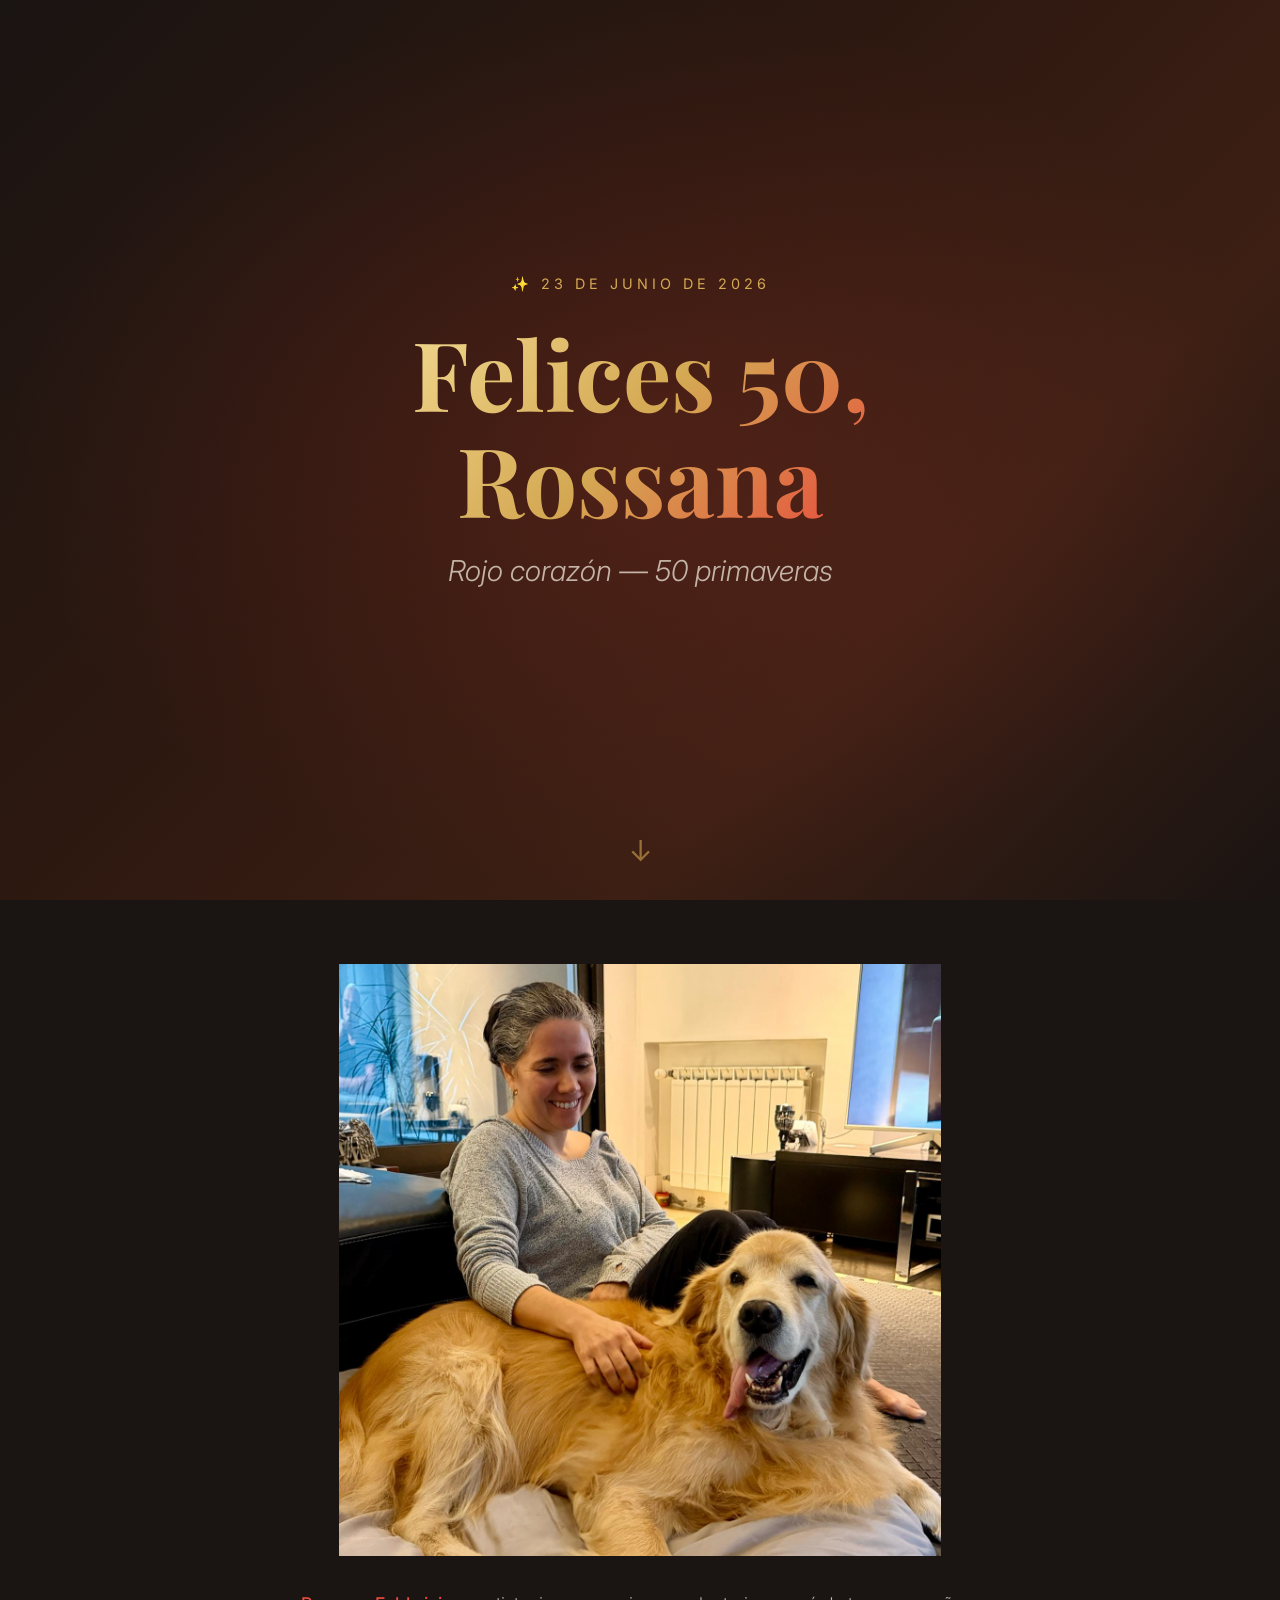
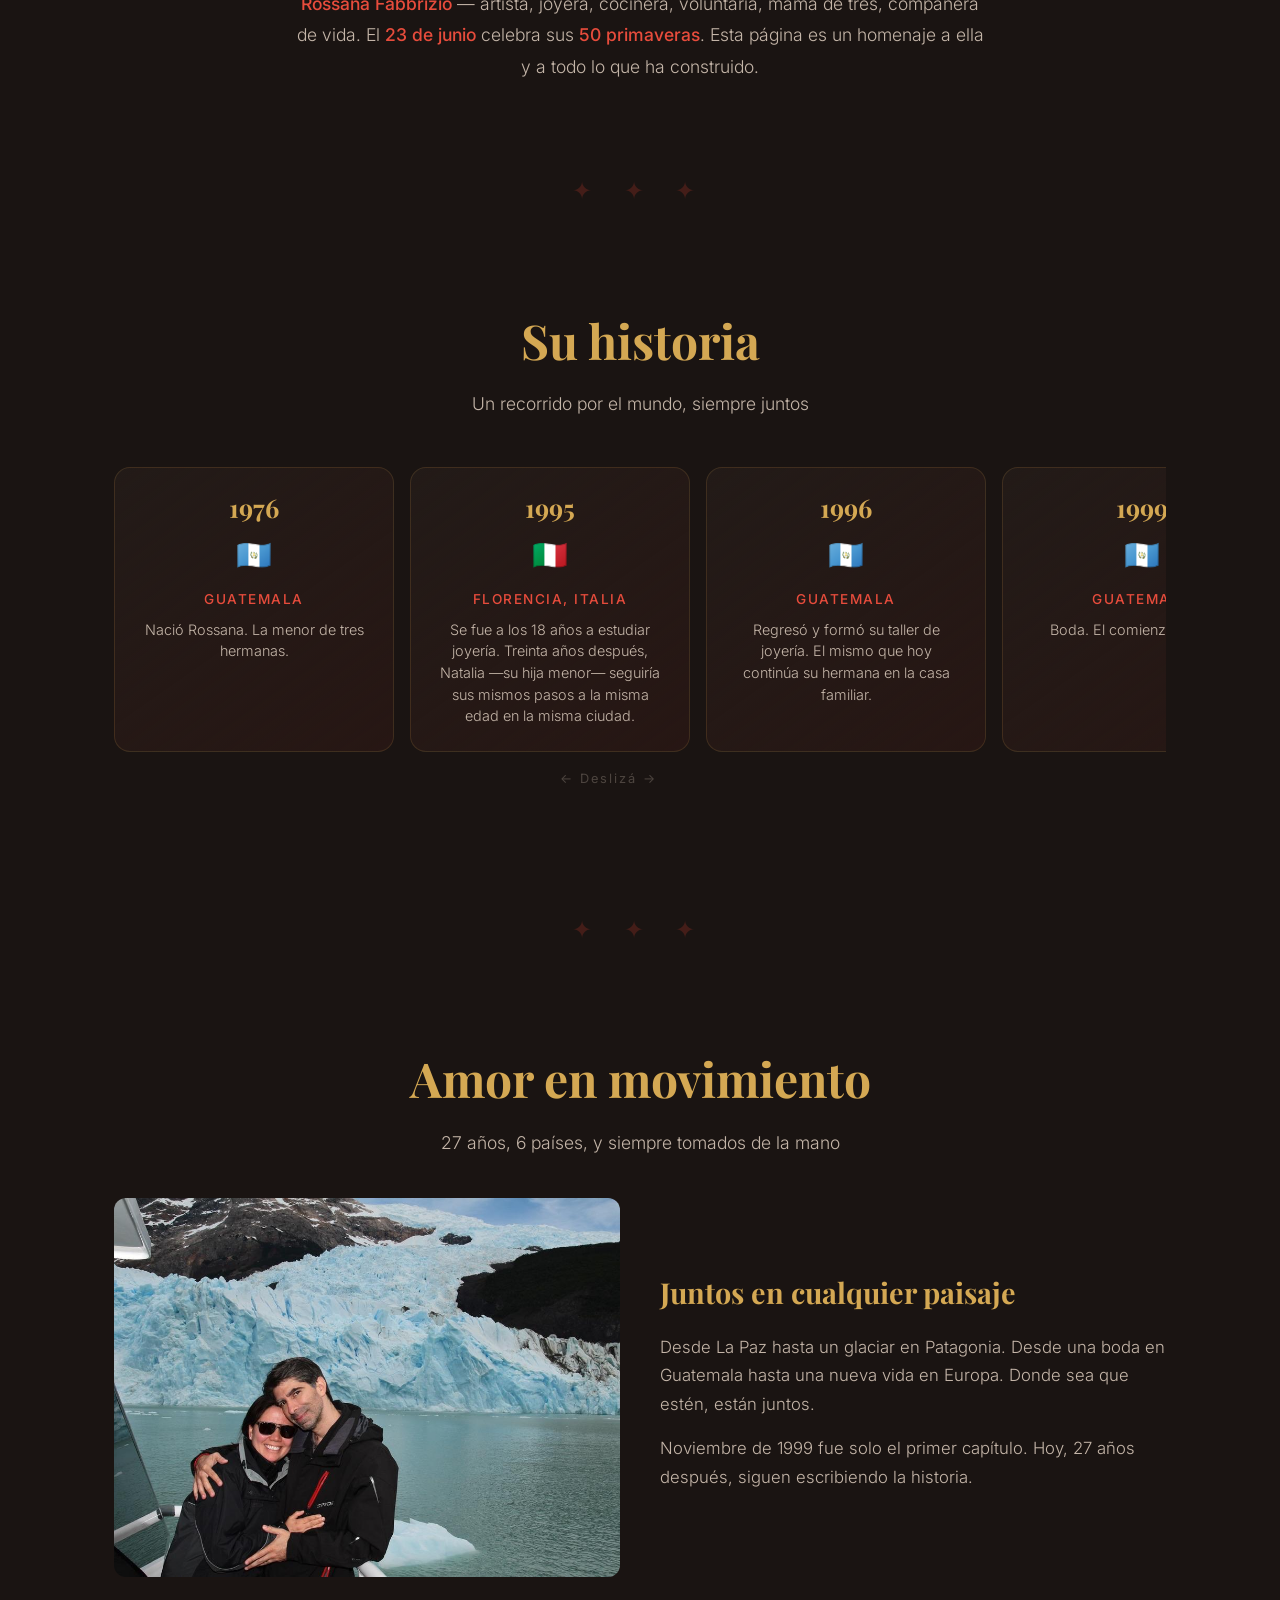
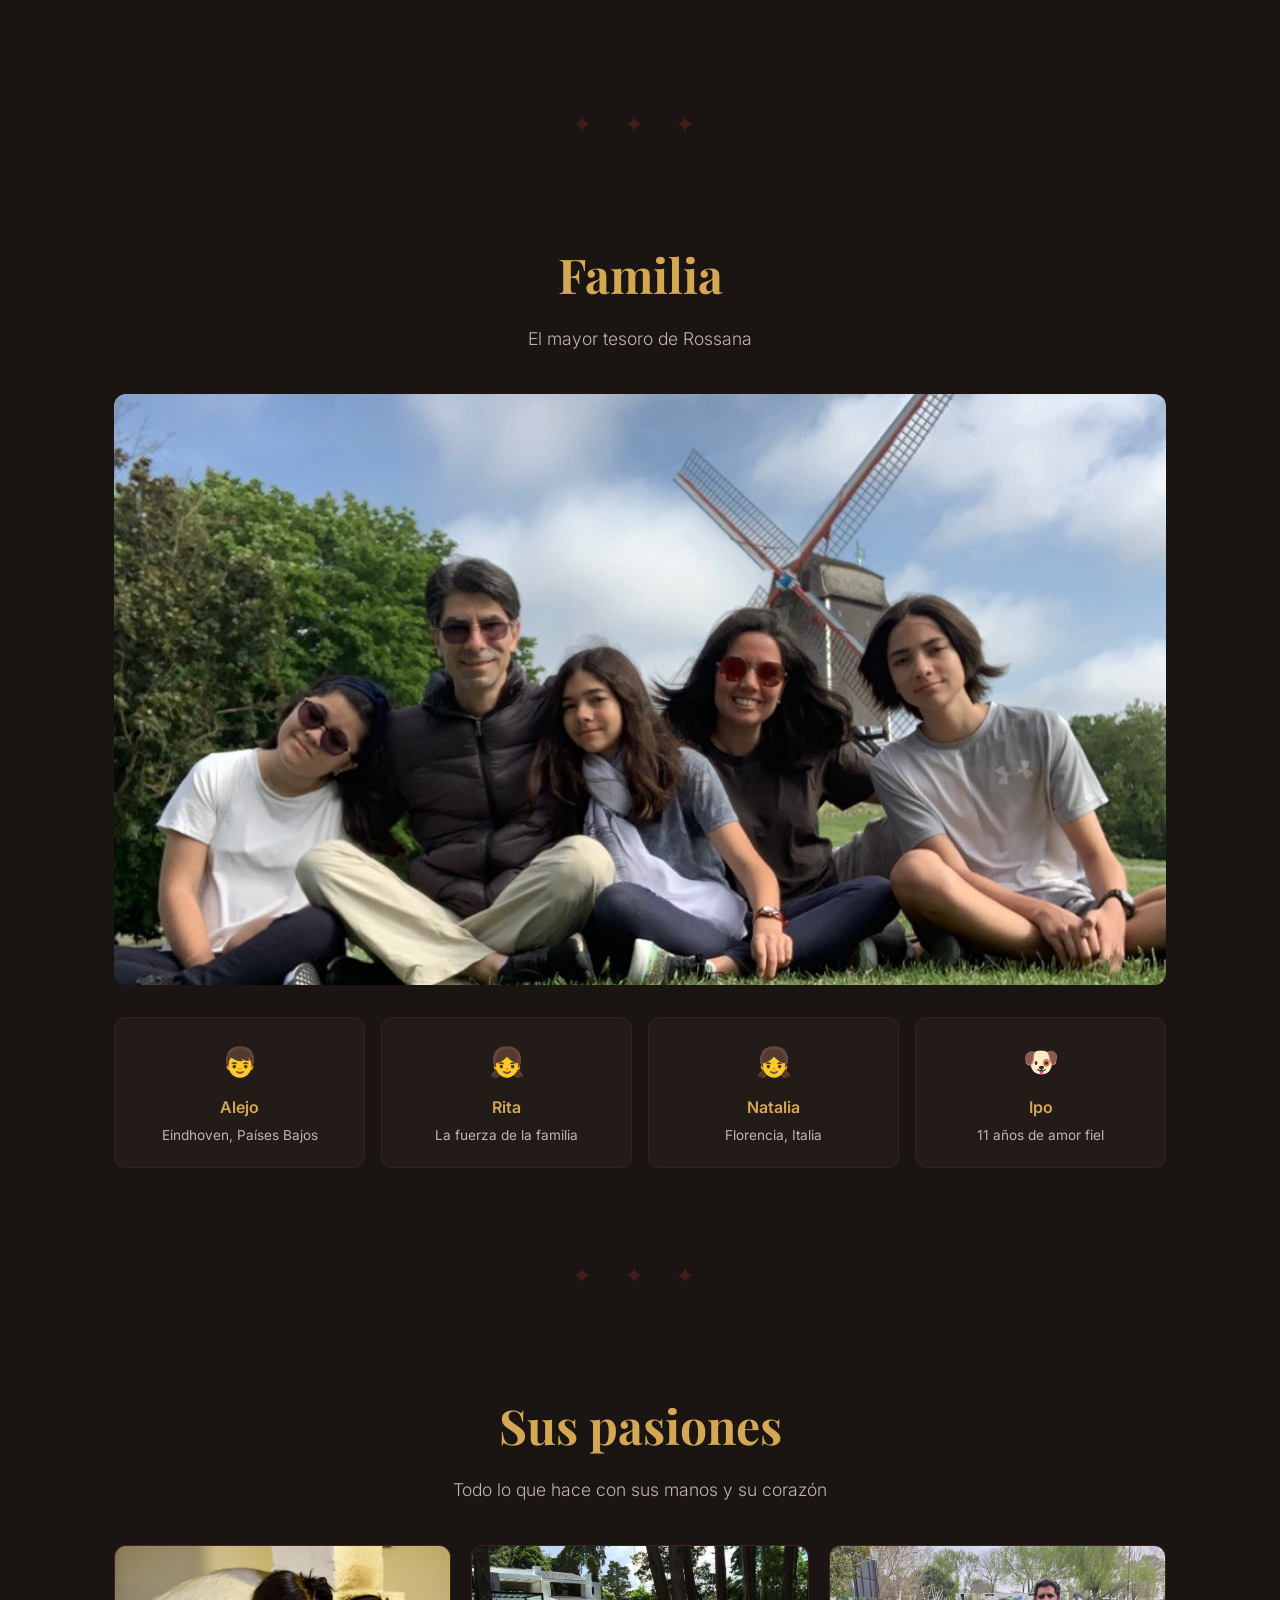
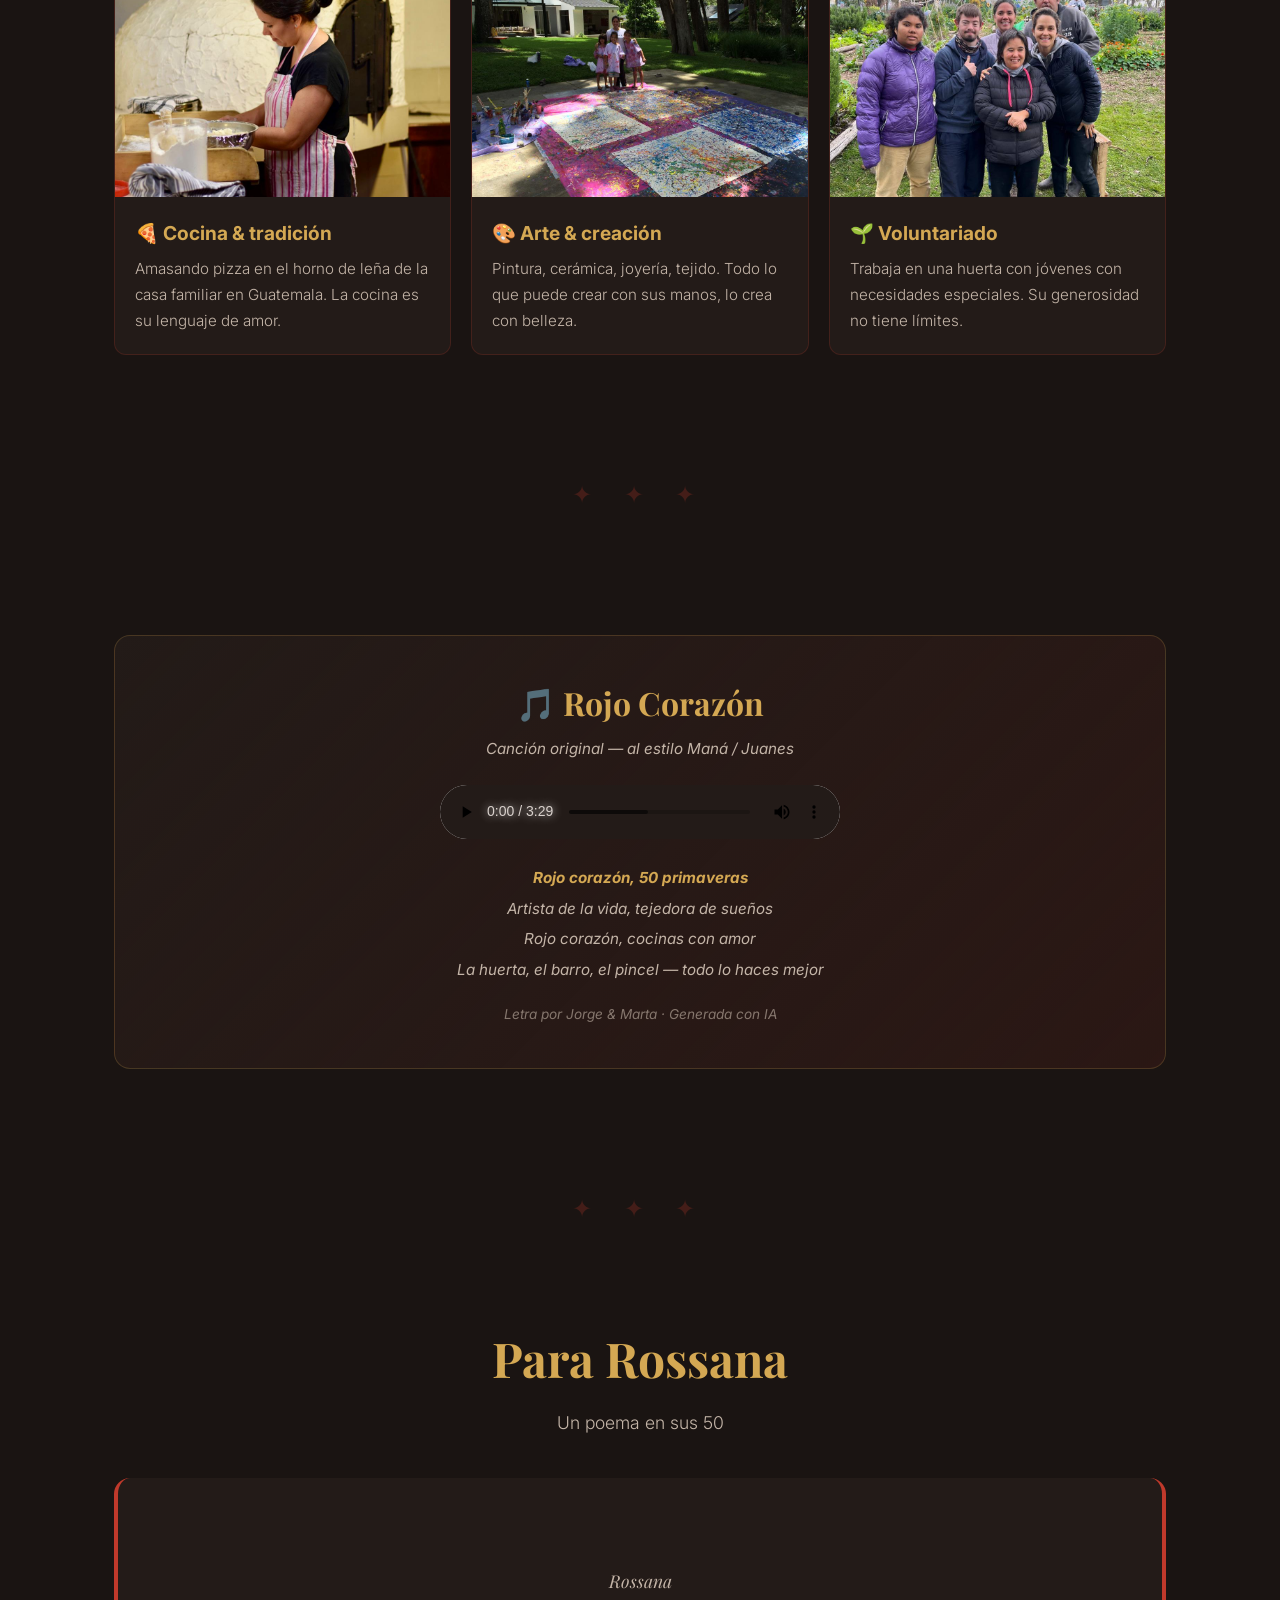
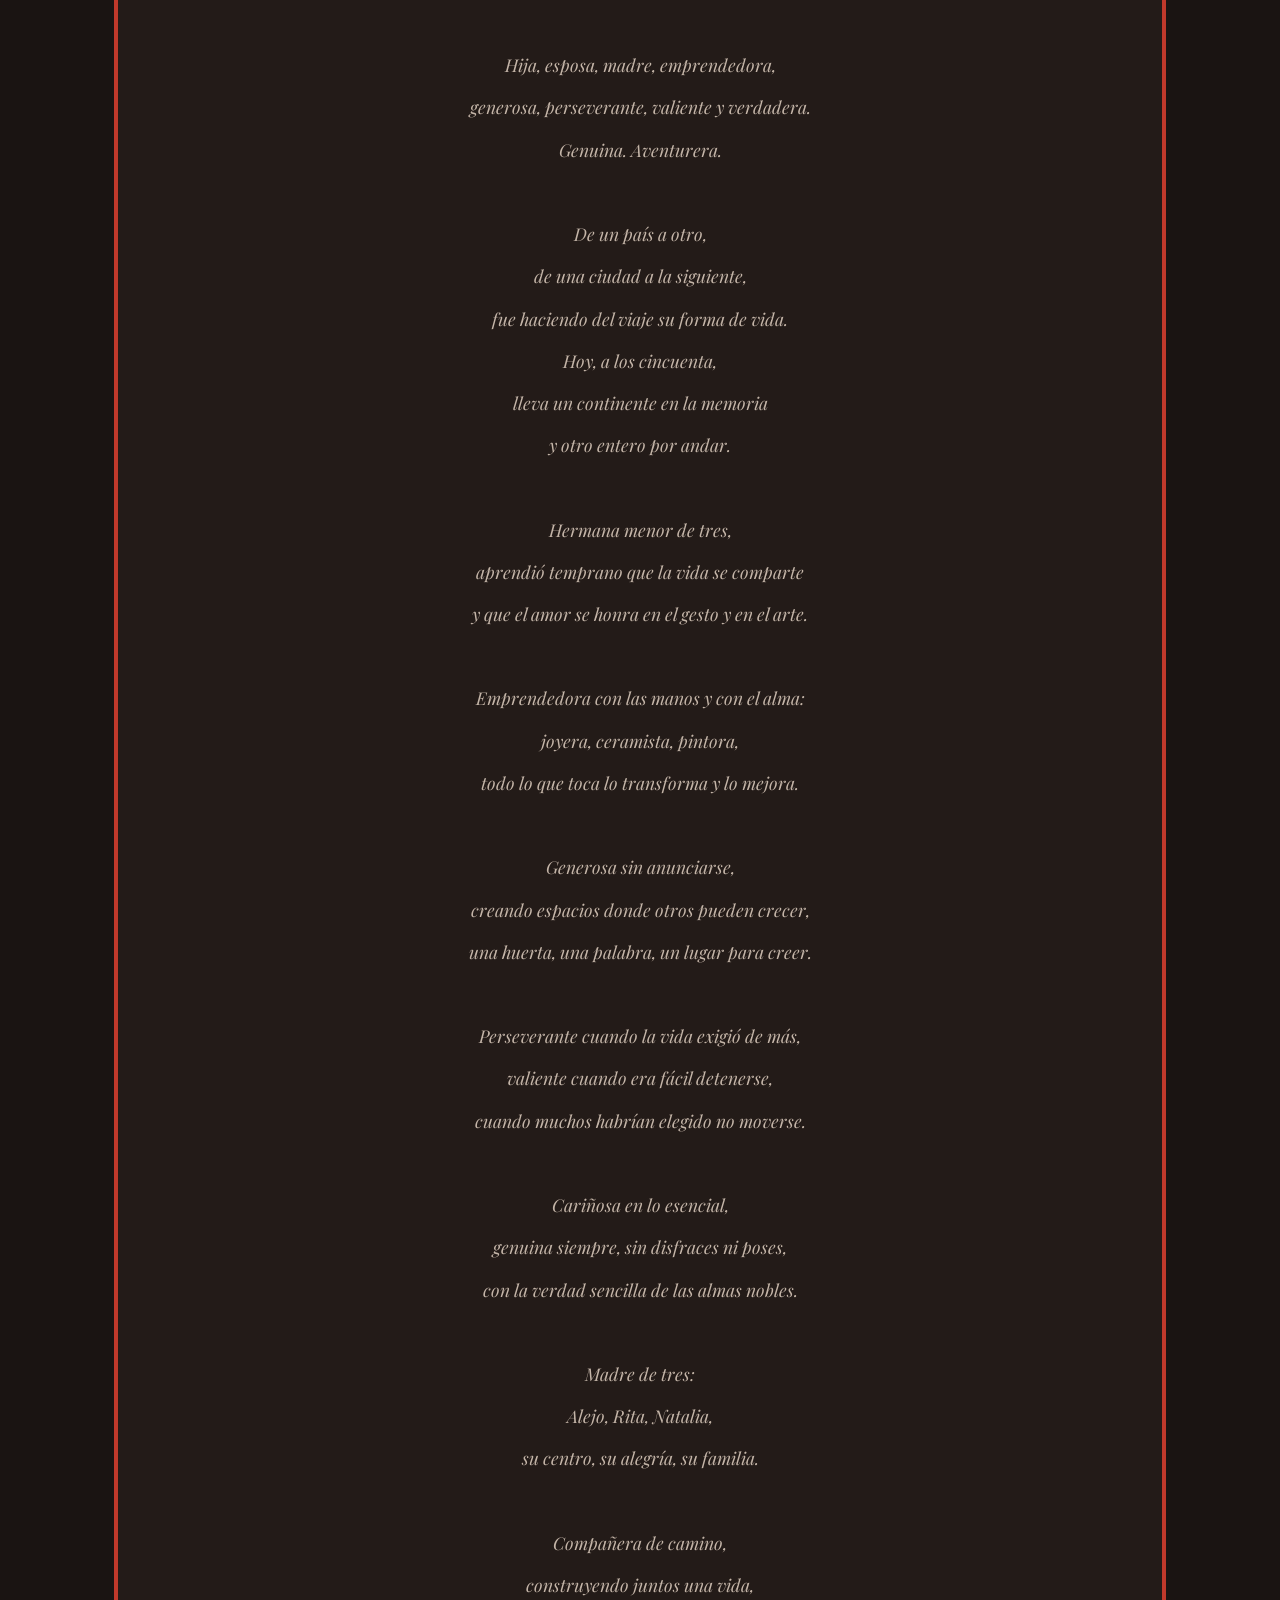
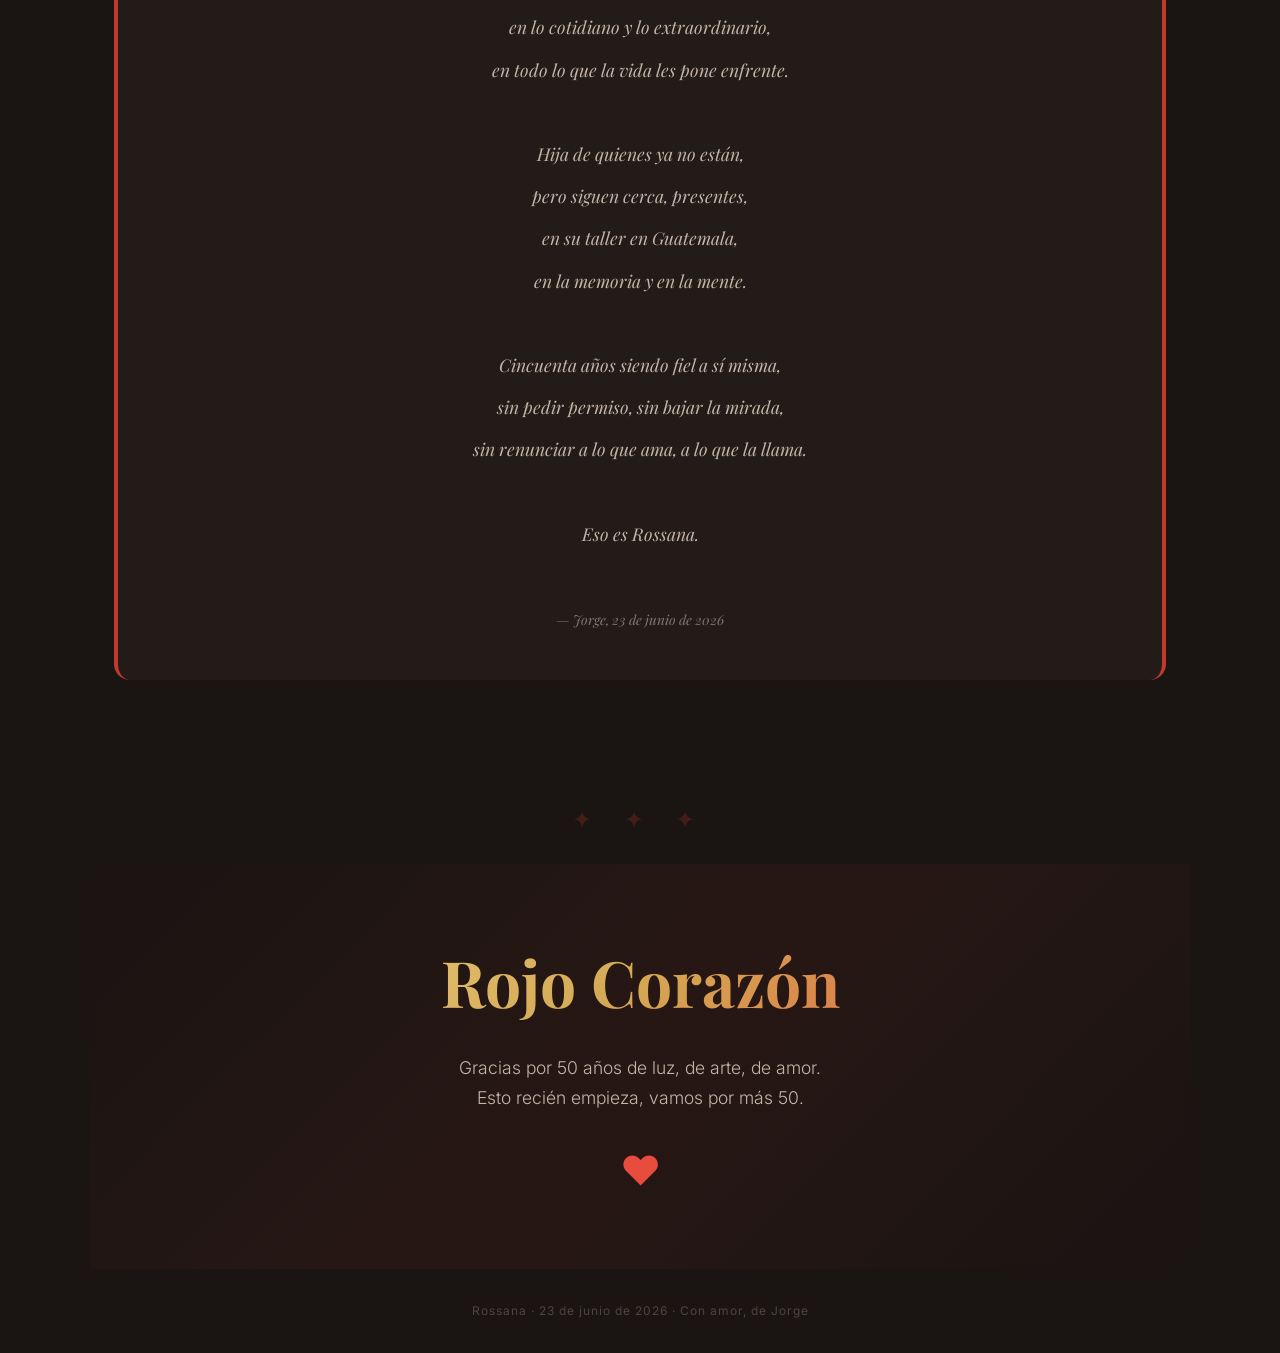
<file: rossana-50/index.html>
<!DOCTYPE html>
<html lang="es">
<head>
<meta charset="UTF-8">
<meta name="viewport" content="width=device-width, initial-scale=1.0, viewport-fit=cover">
<meta name="apple-mobile-web-app-capable" content="yes">
<meta name="apple-mobile-web-app-status-bar-style" content="black-translucent">
<title>Felices 50, Rossana ❤️</title>
<style>
  @import url('https://fonts.googleapis.com/css2?family=Playfair+Display:ital,wght@0,400;0,700;1,400&family=Inter:wght@300;400;500;600&display=swap');

  * { margin: 0; padding: 0; box-sizing: border-box; }
  * { -webkit-tap-highlight-color: rgba(192,57,43,0.3); }

  :root {
    --rojo: #C0392B;
    --rojo-claro: #E74C3C;
    --rojo-oscuro: #922B21;
    --oro: #D4A853;
    --oro-claro: #F0D78C;
    --fondo: #1A1412;
    --fondo-sec: #231B18;
    --texto: #F5EDE8;
    --texto-sec: #C4B5A8;
    --sa-top: env(safe-area-inset-top, 0px);
    --sa-bottom: env(safe-area-inset-bottom, 0px);
    --sa-left: env(safe-area-inset-left, 0px);
    --sa-right: env(safe-area-inset-right, 0px);
  }

  html { scroll-behavior: smooth; -webkit-overflow-scrolling: touch; }

  body {
    font-family: 'Inter', sans-serif;
    background: var(--fondo);
    color: var(--texto);
    line-height: 1.7;
    overflow-x: hidden;
    -webkit-font-smoothing: antialiased;
  }

  img {
    max-width: 100%;
    height: auto;
  }

  /* ===== HERO ===== */
  .hero {
    position: relative;
    height: 100dvh;
    min-height: 500px;
    display: flex;
    align-items: center;
    justify-content: center;
    text-align: center;
    overflow: hidden;
    padding-top: var(--sa-top);
  }

  .hero-bg {
    position: absolute;
    inset: 0;
    background: linear-gradient(135deg, #1A1412 0%, #2C1810 40%, #3D1F14 70%, #1A1412 100%);
  }

  .hero-bg::after {
    content: '';
    position: absolute;
    inset: 0;
    background: radial-gradient(ellipse at center, rgba(192,57,43,0.2) 0%, transparent 70%);
  }

  .hero-content {
    position: relative;
    z-index: 2;
    padding: 2rem 1.5rem;
    padding-bottom: calc(2rem + var(--sa-bottom));
  }

  .hero-label {
    font-size: clamp(0.75rem, 2.5vw, 0.9rem);
    letter-spacing: 4px;
    text-transform: uppercase;
    color: var(--oro);
    margin-bottom: 1.5rem;
    font-weight: 400;
  }

  .hero h1 {
    font-family: 'Playfair Display', serif;
    font-size: clamp(2.8rem, 12vw, 6rem);
    font-weight: 700;
    line-height: 1.1;
    background: linear-gradient(135deg, var(--oro-claro), var(--oro), var(--rojo-claro));
    -webkit-background-clip: text;
    -webkit-text-fill-color: transparent;
    background-clip: text;
    margin-bottom: 1rem;
  }

  .hero-sub {
    font-size: clamp(1.1rem, 4vw, 1.8rem);
    color: var(--texto-sec);
    font-weight: 300;
    font-style: italic;
    max-width: 600px;
    margin: 0 auto 2rem;
  }

  .hero-arrow {
    position: absolute;
    bottom: calc(1.5rem + var(--sa-bottom));
    left: 50%;
    transform: translateX(-50%);
    animation: bounce 2s infinite;
    color: var(--oro);
    font-size: 1.8rem;
    opacity: 0.6;
  }

  @keyframes bounce {
    0%, 100% { transform: translateX(-50%) translateY(0); }
    50% { transform: translateX(-50%) translateY(10px); }
  }

  /* ===== SECTIONS ===== */
  section {
    padding: 4rem 1.5rem;
    max-width: 1100px;
    margin: 0 auto;
  }

  @media (max-width: 480px) {
    section { padding: 3rem 1.25rem; }
  }

  .section-title {
    font-family: 'Playfair Display', serif;
    font-size: clamp(1.8rem, 6vw, 3rem);
    text-align: center;
    margin-bottom: 0.5rem;
    color: var(--oro);
  }

  .section-subtitle {
    text-align: center;
    color: var(--texto-sec);
    font-weight: 300;
    margin-bottom: 2.5rem;
    font-size: clamp(0.95rem, 3vw, 1.1rem);
    padding: 0 0.5rem;
    overflow-wrap: break-word;
    word-wrap: break-word;
  }

  /* ===== PHOTO ===== */
  .photo-frame {
    margin-bottom: 2rem;
  }

  .photo-frame img {
    width: 100%;
    border-radius: 12px;
    aspect-ratio: 4/3;
    object-fit: cover;
    display: block;
  }

  .photo-frame.wide img {
    aspect-ratio: 16/9;
  }

  @media (max-width: 480px) {
    .photo-frame img { border-radius: 10px; }
  }

  /* ===== CAROUSEL ===== */
  .carousel {
    overflow-x: auto;
    -webkit-overflow-scrolling: touch;
    scroll-snap-type: x mandatory;
    scroll-behavior: smooth;
    margin: 2rem 0;
    padding: 0 0.75rem;
    padding-bottom: 0.5rem;
    cursor: grab;
    -ms-overflow-style: none;
    scrollbar-width: none;
  }

  .carousel::-webkit-scrollbar { display: none; }

  .carousel-track {
    display: flex;
    gap: 1rem;
    padding: 0.5rem 0;
  }

  .carousel-card {
    flex: 0 0 260px;
    scroll-snap-align: start;
    background: linear-gradient(145deg, var(--fondo-sec), rgba(192,57,43,0.08));
    border-radius: 16px;
    padding: 1.5rem;
    border: 1px solid rgba(212,168,83,0.15);
    display: flex;
    flex-direction: column;
    align-items: center;
    gap: 0.5rem;
    min-height: 200px;
    text-align: center;
    transition: border-color 0.3s;
  }

  .carousel-card:active { cursor: grabbing; }

  .card-year {
    font-family: 'Playfair Display', serif;
    font-size: clamp(1.3rem, 4vw, 1.6rem);
    color: var(--oro);
    font-weight: 700;
    line-height: 1.2;
  }

  .card-flag { font-size: 1.8rem; }

  .card-place {
    font-size: 0.85rem;
    color: var(--rojo-claro);
    text-transform: uppercase;
    letter-spacing: 1.5px;
    font-weight: 500;
  }

  .card-desc {
    color: var(--texto-sec);
    font-weight: 300;
    font-size: 0.9rem;
    line-height: 1.5;
  }

  .carousel-hint {
    text-align: center;
    color: rgba(196,181,168,0.3);
    font-size: 0.8rem;
    margin-top: 0.5rem;
    letter-spacing: 2px;
    user-select: none;
  }

  @media (min-width: 768px) {
    .carousel-card { flex: 0 0 280px; }
    .carousel { margin: 2rem 0; padding: 0 2rem; }
  }

  @media (max-width: 480px) {
    .carousel-card { flex: 0 0 220px; padding: 1.25rem; min-height: 180px; }
  }

  /* ===== TWO COL ===== */
  .two-col {
    display: grid;
    grid-template-columns: 1fr 1fr;
    gap: 2.5rem;
    align-items: center;
    margin: 2.5rem 0;
  }

  .two-col img {
    width: 100%;
    border-radius: 12px;
    aspect-ratio: 4/3;
    object-fit: cover;
    display: block;
  }

  @media (max-width: 768px) {
    .two-col {
      grid-template-columns: 1fr;
      gap: 1.5rem;
    }
    .two-col img { aspect-ratio: 16/9; }
  }

  @media (max-width: 480px) {
    .two-col img { border-radius: 10px; }
  }

  .two-col h3 {
    font-family: 'Playfair Display', serif;
    font-size: clamp(1.4rem, 5vw, 1.8rem);
    color: var(--oro);
    margin-bottom: 1rem;
  }

  .two-col p {
    color: var(--texto-sec);
    font-weight: 300;
    margin-bottom: 1rem;
    font-size: clamp(0.95rem, 2.5vw, 1.05rem);
  }

  /* ===== FAMILY CARDS ===== */
  .family-grid {
    display: grid;
    grid-template-columns: repeat(4, 1fr);
    gap: 1rem;
    margin-top: 2rem;
  }

  @media (max-width: 600px) {
    .family-grid {
      grid-template-columns: repeat(2, 1fr);
      gap: 0.75rem;
    }
  }

  .family-card {
    background: var(--fondo-sec);
    padding: 1.25rem 0.75rem;
    border-radius: 12px;
    text-align: center;
    border: 1px solid rgba(192,57,43,0.15);
  }

  .family-card .emoji {
    font-size: 1.8rem;
    margin-bottom: 0.4rem;
  }

  .family-card .name {
    color: var(--oro);
    font-weight: 600;
    font-size: clamp(0.9rem, 3vw, 1rem);
  }

  .family-card .detail {
    color: var(--texto-sec);
    font-size: clamp(0.75rem, 2.5vw, 0.85rem);
    margin-top: 0.2rem;
  }

  /* ===== PASSIONS ===== */
  .passions-grid {
    display: grid;
    grid-template-columns: repeat(3, 1fr);
    gap: 1.25rem;
    margin: 2rem 0;
  }

  @media (max-width: 768px) {
    .passions-grid { grid-template-columns: 1fr; }
  }

  .passion-card {
    background: var(--fondo-sec);
    border-radius: 12px;
    overflow: hidden;
    border: 1px solid rgba(192,57,43,0.2);
    -webkit-tap-highlight-color: transparent;
  }

  .passion-card img {
    width: 100%;
    aspect-ratio: 4/3;
    object-fit: cover;
    display: block;
  }

  .passion-card .fallback-img {
    aspect-ratio: 4/3;
    display: flex;
    align-items: center;
    justify-content: center;
    background: linear-gradient(135deg, var(--rojo-oscuro), var(--rojo-claro));
    font-size: 3rem;
  }

  .passion-body {
    padding: 1.25rem;
  }

  .passion-body h4 {
    color: var(--oro);
    font-size: clamp(1rem, 3vw, 1.2rem);
    margin-bottom: 0.4rem;
  }

  .passion-body p {
    color: var(--texto-sec);
    font-weight: 300;
    font-size: clamp(0.85rem, 2.5vw, 0.95rem);
  }

  /* ===== SONG PLAYER ===== */
  .song-section {
    text-align: center;
    background: linear-gradient(135deg, var(--fondo-sec), rgba(192,57,43,0.1));
    border-radius: 16px;
    padding: 2.5rem 1.5rem;
    border: 1px solid rgba(212,168,83,0.2);
    margin: 2rem 0;
  }

  @media (max-width: 480px) {
    .song-section { padding: 2rem 1rem; border-radius: 12px; }
  }

  .song-section h3 {
    font-family: 'Playfair Display', serif;
    font-size: clamp(1.5rem, 6vw, 2rem);
    color: var(--oro);
    margin-bottom: 0.3rem;
  }

  .song-section .tag {
    color: var(--texto-sec);
    font-style: italic;
    margin-bottom: 1.5rem;
    font-size: clamp(0.85rem, 2.5vw, 0.95rem);
  }

  .song-section audio {
    width: 100%;
    max-width: 400px;
    margin: 0 auto 1.5rem;
    display: block;
  }

  /* iOS audio fix */
  audio::-webkit-media-controls-panel { background: var(--fondo-sec); }
  audio::-webkit-media-controls-current-time-display,
  audio::-webkit-media-controls-time-remaining-display { color: var(--texto); }

  .lyrics-preview {
    color: var(--texto-sec);
    font-style: italic;
    line-height: 2;
    font-size: clamp(0.85rem, 2.5vw, 0.95rem);
  }

  .lyrics-preview strong { color: var(--oro); }

  /* ===== POEM ===== */
  .poem-box {
    background: var(--fondo-sec);
    border-radius: 16px;
    padding: 2.5rem 1.5rem;
    text-align: center;
    border-left: 4px solid var(--rojo);
    border-right: 4px solid var(--rojo);
    margin: 2rem 0;
  }

  @media (max-width: 480px) {
    .poem-box { padding: 2rem 1rem; border-radius: 12px; }
  }

  .poem-box p {
    font-family: 'Playfair Display', serif;
    font-style: italic;
    color: var(--texto-sec);
    line-height: 2.2;
    font-size: clamp(1rem, 3.5vw, 1.1rem);
  }

  .poem-placeholder {
    color: rgba(196,181,168,0.4);
    font-style: italic;
  }

  /* ===== CLOSING ===== */
  .closing {
    text-align: center;
    padding: 4rem 1.5rem;
    padding-bottom: calc(4rem + var(--sa-bottom));
    background: linear-gradient(135deg, transparent, rgba(192,57,43,0.08), transparent);
  }

  @media (max-width: 480px) {
    .closing { padding: 3rem 1.25rem; }
  }

  .closing h2 {
    font-family: 'Playfair Display', serif;
    font-size: clamp(2rem, 8vw, 4rem);
    background: linear-gradient(135deg, var(--oro-claro), var(--oro), var(--rojo-claro));
    -webkit-background-clip: text;
    -webkit-text-fill-color: transparent;
    background-clip: text;
    margin-bottom: 1rem;
  }

  .closing p {
    color: var(--texto-sec);
    font-weight: 300;
    max-width: 500px;
    margin: 0 auto;
    font-size: clamp(0.95rem, 3vw, 1.1rem);
  }

  /* ===== FOOTER ===== */
  footer {
    text-align: center;
    padding: 2rem;
    padding-bottom: calc(2rem + var(--sa-bottom));
    color: rgba(196,181,168,0.3);
    font-size: 0.75rem;
    letter-spacing: 1px;
  }

  /* ===== ANIMATIONS ===== */
  .fade-in {
    opacity: 0;
    transform: translateY(24px);
    transition: opacity 0.7s ease, transform 0.7s ease;
  }

  .fade-in.visible {
    opacity: 1;
    transform: translateY(0);
  }

  @media (prefers-reduced-motion: reduce) {
    .fade-in { opacity: 1; transform: none; }
    .hero-arrow { animation: none; }
  }

  .separator {
    text-align: center;
    color: var(--rojo);
    font-size: 1.5rem;
    opacity: 0.25;
    margin: 1.5rem 0;
    letter-spacing: 0.8rem;
    user-select: none;
  }

  .highlight { color: var(--rojo-claro); font-weight: 500; }

  .intro-text {
    text-align: center;
    color: var(--texto-sec);
    font-weight: 300;
    font-size: clamp(0.95rem, 3vw, 1.1rem);
    max-width: 700px;
    margin: 0 auto;
    line-height: 1.8;
  }
</style>
</head>
<body>

<!-- ===== HERO ===== -->
<div class="hero">
  <div class="hero-bg"></div>
  <div class="hero-content">
    <div class="hero-label">✨ 23 de junio de 2026</div>
    <h1>Felices 50,<br>Rossana</h1>
    <p class="hero-sub">Rojo corazón &mdash; 50 primaveras</p>
  </div>
  <div class="hero-arrow">↓</div>
</div>

<!-- ===== INTRO ===== -->
<section class="fade-in">
  <div class="photo-frame wide">
    <img src="images/01_rossana_con_ipo.jpg" alt="Rossana con Ipo" loading="lazy" style="object-fit: contain; background: var(--fondo); max-height: 70vh; width: 100%;">
  </div>
  <p class="intro-text">
    <span class="highlight">Rossana Fabbrizio</span> &mdash; artista, joyera, cocinera, voluntaria, mamá de tres, compañera de vida.
    El <span class="highlight">23 de junio</span> celebra sus <span class="highlight">50 primaveras</span>.
    Esta página es un homenaje a ella y a todo lo que ha construido.
  </p>
</section>

<div class="separator">✦ ✦ ✦</div>

<!-- ===== SU HISTORIA ===== -->
<section class="fade-in">
  <h2 class="section-title">Su historia</h2>
  <p class="section-subtitle">Un recorrido por el mundo, siempre juntos</p>

  <div class="carousel">
    <div class="carousel-track">
      <div class="carousel-card">
        <div class="card-year">1976</div>
        <div class="card-flag">🇬🇹</div>
        <div class="card-place">Guatemala</div>
        <div class="card-desc">Nació Rossana. La menor de tres hermanas.</div>
      </div>
      <div class="carousel-card">
        <div class="card-year">1995</div>
        <div class="card-flag">🇮🇹</div>
        <div class="card-place">Florencia, Italia</div>
        <div class="card-desc">Se fue a los 18 años a estudiar joyería. Treinta años después, Natalia —su hija menor— seguiría sus mismos pasos a la misma edad en la misma ciudad.</div>
      </div>
      <div class="carousel-card">
        <div class="card-year">1996</div>
        <div class="card-flag">🇬🇹</div>
        <div class="card-place">Guatemala</div>
        <div class="card-desc">Regresó y formó su taller de joyería. El mismo que hoy continúa su hermana en la casa familiar.</div>
      </div>
      <div class="carousel-card">
        <div class="card-year">1999</div>
        <div class="card-flag">🇬🇹</div>
        <div class="card-place">Guatemala</div>
        <div class="card-desc">Boda. El comienzo de todo.</div>
      </div>
      <div class="carousel-card">
        <div class="card-year">1999 – 2004</div>
        <div class="card-flag">🇧🇴</div>
        <div class="card-place">La Paz, Bolivia</div>
        <div class="card-desc">Llegaron recién casados. Cuatro años y medio solos los dos.</div>
      </div>
      <div class="carousel-card">
        <div class="card-year">2004 – 2007</div>
        <div class="card-flag">🇨🇴</div>
        <div class="card-place">Colombia</div>
        <div class="card-desc">Nacieron Rita y Alejo.</div>
      </div>
      <div class="carousel-card">
        <div class="card-year">2007 – 2011</div>
        <div class="card-flag">🇵🇪</div>
        <div class="card-place">Lima, Perú</div>
        <div class="card-desc">Nació Natalia. Momentos difíciles que los hicieron más fuertes.</div>
      </div>
      <div class="carousel-card">
        <div class="card-year">2011 – 2015</div>
        <div class="card-flag">🇬🇹</div>
        <div class="card-place">Guatemala</div>
        <div class="card-desc">De regreso a casa, cuatro años con raíces y familia.</div>
      </div>
      <div class="carousel-card">
        <div class="card-year">2015 – 2026</div>
        <div class="card-flag">🇦🇷</div>
        <div class="card-place">Buenos Aires, Argentina</div>
        <div class="card-desc">Once años. Los chicos crecieron, Ipo llegó, el amor se hizo más profundo.</div>
      </div>
      <div class="carousel-card">
        <div class="card-year">2026</div>
        <div class="card-flag">🌍</div>
        <div class="card-place">Europa</div>
        <div class="card-desc">Nueva aventura. Croacia por conocer, siempre juntos.</div>
      </div>
    </div>
    <div class="carousel-hint">← Deslizá →</div>
  </div>
</section>

<div class="separator">✦ ✦ ✦</div>

<!-- ===== AMOR ===== -->
<section class="fade-in">
  <h2 class="section-title">Amor en movimiento</h2>
  <p class="section-subtitle">27 años, 6 países, y siempre tomados de la mano</p>

  <div class="two-col">
    <img src="images/02_jorge_y_rossana_glaciar.jpg" alt="Jorge y Rossana en el glaciar" loading="lazy" style="object-position: 35% center;">
    <div>
      <h3>Juntos en cualquier paisaje</h3>
      <p>Desde La Paz hasta un glaciar en Patagonia. Desde una boda en Guatemala hasta una nueva vida en Europa. Donde sea que estén, están juntos.</p>
      <p>Noviembre de 1999 fue solo el primer capítulo. Hoy, 27 años después, siguen escribiendo la historia.</p>
    </div>
  </div>
</section>

<div class="separator">✦ ✦ ✦</div>

<!-- ===== FAMILIA ===== -->
<section class="fade-in">
  <h2 class="section-title">Familia</h2>
  <p class="section-subtitle">El mayor tesoro de Rossana</p>

  <div class="photo-frame wide">
    <img src="images/03_familia_molino.jpg" alt="La familia frente al molino" loading="lazy" style="object-position: center 30%;">
  </div>

  <div class="family-grid">
    <div class="family-card">
      <div class="emoji">👦</div>
      <div class="name">Alejo</div>
      <div class="detail">Eindhoven, Países Bajos</div>
    </div>
    <div class="family-card">
      <div class="emoji">👧</div>
      <div class="name">Rita</div>
      <div class="detail">La fuerza de la familia</div>
    </div>
    <div class="family-card">
      <div class="emoji">👧</div>
      <div class="name">Natalia</div>
      <div class="detail">Florencia, Italia</div>
    </div>
    <div class="family-card">
      <div class="emoji">🐶</div>
      <div class="name">Ipo</div>
      <div class="detail">11 años de amor fiel</div>
    </div>
  </div>
</section>

<div class="separator">✦ ✦ ✦</div>

<!-- ===== PASIONES ===== -->
<section class="fade-in">
  <h2 class="section-title">Sus pasiones</h2>
  <p class="section-subtitle">Todo lo que hace con sus manos y su corazón</p>

  <div class="passions-grid">
    <div class="passion-card">
      <img src="images/04_rossana_pizza_guatemala.jpg" alt="Rossana cocinando en Guatemala" loading="lazy">
      <div class="passion-body">
        <h4>🍕 Cocina &amp; tradición</h4>
        <p>Amasando pizza en el horno de leña de la casa familiar en Guatemala. La cocina es su lenguaje de amor.</p>
      </div>
    </div>
    <div class="passion-card">
      <img src="images/05_rossana_arte_pintura.jpg" alt="Rossana haciendo arte" loading="lazy">
      <div class="passion-body">
        <h4>🎨 Arte &amp; creación</h4>
        <p>Pintura, cerámica, joyería, tejido. Todo lo que puede crear con sus manos, lo crea con belleza.</p>
      </div>
    </div>
    <div class="passion-card">
      <img src="images/06_huerta.jpg" alt="Rossana en la huerta" loading="lazy">
      <div class="passion-body">
        <h4>🌱 Voluntariado</h4>
        <p>Trabaja en una huerta con jóvenes con necesidades especiales. Su generosidad no tiene límites.</p>
      </div>
    </div>
  </div>
</section>

<div class="separator">✦ ✦ ✦</div>

<!-- ===== CANCIÓN ===== -->
<section class="fade-in">
  <div class="song-section">
    <h3>🎵 Rojo Corazón</h3>
    <p class="tag">Canción original &mdash; al estilo Maná / Juanes</p>

    <audio controls playsinline>
      <source src="song/rojo-corazon-suno.mp3" type="audio/mpeg">
      Tu navegador no soporta el reproductor de audio.
    </audio>

    <div class="lyrics-preview">
      <p><strong>Rojo corazón, 50 primaveras</strong><br>
      Artista de la vida, tejedora de sueños<br>
      Rojo corazón, cocinas con amor<br>
      La huerta, el barro, el pincel &mdash; todo lo haces mejor</p>
      <p style="margin-top:1rem; font-size:0.85rem; opacity:0.6;">Letra por Jorge &amp; Marta · Generada con IA</p>
    </div>
  </div>
</section>

<div class="separator">✦ ✦ ✦</div>

<!-- ===== POEMA ===== -->
<section class="fade-in">
  <h2 class="section-title">Para Rossana</h2>
  <p class="section-subtitle">Un poema en sus 50</p>

  <div class="poem-box">
    <p style="color: var(--texto-sec); font-family: 'Playfair Display', serif; font-style: italic; line-height: 2.4; font-size: clamp(1rem, 3.5vw, 1.1rem); white-space: pre-line;">
      Rossana

      Hija, esposa, madre, emprendedora,
      generosa, perseverante, valiente y verdadera.
      Genuina. Aventurera.

      De un país a otro,
      de una ciudad a la siguiente,
      fue haciendo del viaje su forma de vida.
      Hoy, a los cincuenta,
      lleva un continente en la memoria
      y otro entero por andar.

      Hermana menor de tres,
      aprendió temprano que la vida se comparte
      y que el amor se honra en el gesto y en el arte.

      Emprendedora con las manos y con el alma:
      joyera, ceramista, pintora,
      todo lo que toca lo transforma y lo mejora.

      Generosa sin anunciarse,
      creando espacios donde otros pueden crecer,
      una huerta, una palabra, un lugar para creer.

      Perseverante cuando la vida exigió de más,
      valiente cuando era fácil detenerse,
      cuando muchos habrían elegido no moverse.

      Cariñosa en lo esencial,
      genuina siempre, sin disfraces ni poses,
      con la verdad sencilla de las almas nobles.

      Madre de tres:
      Alejo, Rita, Natalia,
      su centro, su alegría, su familia.

      Compañera de camino,
      construyendo juntos una vida,
      en lo cotidiano y lo extraordinario,
      en todo lo que la vida les pone enfrente.

      Hija de quienes ya no están,
      pero siguen cerca, presentes,
      en su taller en Guatemala,
      en la memoria y en la mente.

      Cincuenta años siendo fiel a sí misma,
      sin pedir permiso, sin bajar la mirada,
      sin renunciar a lo que ama, a lo que la llama.

      Eso es Rossana.

      <span style="font-size: 0.85rem; color: var(--texto-sec); opacity: 0.6;">— Jorge, 23 de junio de 2026</span>
    </p>
  </div>
</section>

<div class="separator">✦ ✦ ✦</div>

<!-- ===== CLOSING ===== -->
<section class="closing fade-in">
  <h2>Rojo Corazón</h2>
  <p>Gracias por 50 años de luz, de arte, de amor.<br>Esto recién empieza, vamos por más 50.</p>
  <p style="margin-top:1.5rem; color:var(--rojo-claro); font-size:clamp(1.5rem, 6vw, 2.5rem);">❤️</p>
</section>

<footer>Rossana · 23 de junio de 2026 · Con amor, de Jorge</footer>

<script>
  // Intersection Observer for fade-in animations
  const observer = new IntersectionObserver((entries) => {
    entries.forEach(entry => {
      if (entry.isIntersecting) {
        entry.target.classList.add('visible');
      }
    });
  }, { threshold: 0.12 });

  document.querySelectorAll('.fade-in').forEach(el => observer.observe(el));
</script>

</body>
</html>
</file>
<file: hotd-guide/css/style.css>
/* ========================================
   HOUSE OF THE DRAGON — GUIDE
   GOT Dark Theme
   ======================================== */

/* --- RESET & BASE --- */
*, *::before, *::after {
  box-sizing: border-box;
  margin: 0;
  padding: 0;
}

:root {
  --bg-primary: #0a0a0a;
  --bg-secondary: #111;
  --bg-card: #1a1a1a;
  --bg-hover: #222;
  --text-primary: #e8dcc8;
  --text-secondary: #999;
  --text-muted: #666;
  --accent-red: #8b0000;
  --accent-red-light: #cc0000;
  --accent-green: #1b5e20;
  --accent-green-light: #2e7d32;
  --accent-gold: #c9a84c;
  --border-color: #333;
  --border-light: #444;
  --panel-width: min(90vw, 600px);
  --nav-height: 60px;
  --radius: 8px;
  --radius-sm: 4px;
  --shadow: 0 4px 20px rgba(0,0,0,0.5);
  --font-main: 'Georgia', 'Times New Roman', serif;
  --font-ui: -apple-system, BlinkMacSystemFont, 'Segoe UI', Roboto, sans-serif;
}

html {
  scroll-behavior: smooth;
}

body {
  font-family: var(--font-main), 'Apple Color Emoji', 'Segoe UI Emoji', 'Noto Color Emoji', 'Twemoji Mozilla', 'EmojiOne Color', sans-serif;
  background: var(--bg-primary);
  color: var(--text-primary);
  line-height: 1.6;
  min-height: 100vh;
  -webkit-font-smoothing: antialiased;
}

a { color: var(--accent-gold); text-decoration: none; }
a:hover { color: #dfc06a; }
img { max-width: 100%; display: block; }

/* --- NAV --- */
.top-nav {
  position: fixed;
  top: 0;
  left: 0;
  right: 0;
  height: var(--nav-height);
  background: rgba(10,10,10,0.95);
  backdrop-filter: blur(12px);
  -webkit-backdrop-filter: blur(12px);
  border-bottom: 1px solid var(--border-color);
  z-index: 100;
  font-family: var(--font-ui);
}

.nav-inner {
  max-width: 1200px;
  margin: 0 auto;
  height: 100%;
  display: flex;
  align-items: center;
  justify-content: space-between;
  padding: 0 20px;
}

.nav-logo {
  display: flex;
  align-items: center;
  gap: 8px;
  font-size: 18px;
  font-weight: 700;
  color: var(--text-primary);
  letter-spacing: 1px;
}

.nav-title {
  background: linear-gradient(135deg, var(--accent-gold), #e8dcc8);
  -webkit-background-clip: text;
  -webkit-text-fill-color: transparent;
  background-clip: text;
}

.nav-links { display: flex; gap: 24px; }

.nav-links a {
  color: var(--text-secondary);
  font-size: 14px;
  text-transform: uppercase;
  letter-spacing: 1px;
  padding: 6px 0;
  border-bottom: 2px solid transparent;
  transition: 0.2s;
}

.nav-links a:hover,
.nav-links a.active {
  color: var(--text-primary);
  border-bottom-color: var(--accent-gold);
}

/* --- APP --- */
#app {
  padding-top: var(--nav-height);
}

.view { display: none; }
.view.active { display: block; }

/* --- HERO --- */
.hero {
  position: relative;
  text-align: center;
  padding: 130px 20px 60px;
  background: linear-gradient(180deg, #0d0d0d 0%, #0a0a0a 100%);
  overflow: hidden;
}

.hero-bg {
  position: absolute;
  top: 0; left: 0; right: 0; bottom: 0;
  background:
    linear-gradient(180deg, rgba(10,10,10,0.75) 0%, rgba(10,10,10,0.55) 50%, rgba(10,10,10,0.85) 100%),
    url('../images/banner.jpg') center center / cover no-repeat;
  pointer-events: none;
}

.hero-content { position: relative; z-index: 1; }

.hero-title {
  font-size: clamp(2rem, 6vw, 3.5rem);
  letter-spacing: 4px;
  font-weight: 700;
  text-shadow: 0 2px 20px rgba(0,0,0,0.5);
}

.targaryen {
  background: linear-gradient(135deg, var(--accent-gold), #e8dcc8);
  -webkit-background-clip: text;
  -webkit-text-fill-color: transparent;
  background-clip: text;
}

.hero-subtitle {
  font-size: clamp(0.9rem, 2vw, 1.1rem);
  color: var(--text-secondary);
  margin-top: 12px;
  letter-spacing: 2px;
  text-transform: uppercase;
}

.hero-desc {
  font-size: 0.95rem;
  color: var(--text-muted);
  margin-top: 8px;
  font-style: italic;
}

.hero-badge {
  display: inline-block;
  margin-top: 20px;
  padding: 8px 20px;
  border: 1px solid var(--accent-gold);
  border-radius: 4px;
  font-size: 0.85rem;
  color: var(--accent-gold);
  letter-spacing: 1px;
  font-family: var(--font-ui);
}

/* --- SUB-NAV --- */
.sub-nav {
  display: flex;
  justify-content: center;
  gap: 4px;
  padding: 0 20px;
  max-width: 800px;
  margin: 0 auto;
  font-family: var(--font-ui);
}

.sub-nav a {
  flex: 1;
  text-align: center;
  padding: 10px 8px;
  font-size: 0.85rem;
  color: var(--text-secondary);
  border-bottom: 2px solid transparent;
  transition: all 0.2s;
  text-transform: uppercase;
  letter-spacing: 1px;
  white-space: nowrap;
}

.sub-nav a:hover {
  color: var(--text-primary);
}

.sub-nav a.active {
  color: var(--accent-gold);
  border-bottom-color: var(--accent-gold);
}

/* --- SUB-VIEWS --- */
.sub-view { display: none; }
.sub-view.active { display: block; }

.sub-view-placeholder {
  text-align: center;
  padding: 60px 20px;
  color: var(--text-muted);
  font-size: 1.2rem;
  font-style: italic;
}

/* --- FACTION STATS --- */
/* --- SUB-NAV --- */

/* --- ORGANIGRAM --- */
.organigram {
  padding: 20px;
  max-width: 1200px;
  margin: 0 auto;
}

.organigram-inner {
  display: flex;
  gap: 0;
  align-items: stretch;
}

.faction-column {
  flex: 1;
  min-width: 0;
}

.faction-header {
  text-align: center;
  padding: 30px 20px 20px;
}

.faction-header-row {
  display: flex;
  align-items: center;
  justify-content: center;
  gap: 20px;
}

.faction-header-text {
  text-align: left;
}

.faction-image {
  width: 75px;
  height: 100px;
  border-radius: 4px;
  object-fit: cover;
  border: 2px solid var(--border-color);
  box-shadow: 0 4px 15px rgba(0,0,0,0.5);
  flex-shrink: 0;
}

.faction-crest { display: none; }

.faction-name {
  font-size: clamp(1.3rem, 3vw, 1.8rem);
  letter-spacing: 2px;
  font-weight: 700;
}

.blacks-column .faction-name { color: var(--accent-red-light); }
.greens-column .faction-name { color: var(--accent-green-light); }

.blacks-column .faction-image {
  border-color: rgba(139,0,0,0.5);
  box-shadow: 0 4px 15px rgba(139,0,0,0.3);
}

.greens-column .faction-image {
  border-color: rgba(27,94,32,0.5);
  box-shadow: 0 4px 15px rgba(27,94,32,0.3);
}
.faction-tagline {
  font-size: 0.8rem;
  color: var(--text-muted);
  margin-top: 4px;
  font-style: italic;
}

.faction-dragon-count {
  margin-top: 12px;
  font-family: var(--font-ui);
  font-size: 0.85rem;
  color: var(--text-secondary);
}

.faction-dragon-count .dragon-icon { margin-right: 4px; }

.faction-line {
  height: 1px;
  margin: 0 20px;
}

.blacks-column .faction-line {
  background: linear-gradient(90deg, transparent, var(--accent-red), transparent);
}

.blacks-column .faction-image {
  border-color: rgba(139,0,0,0.5);
  box-shadow: 0 0 20px rgba(139,0,0,0.3);
}

.greens-column .faction-line {
  background: linear-gradient(90deg, transparent, var(--accent-green), transparent);
}

.greens-column .faction-image {
  border-color: rgba(27,94,32,0.5);
  box-shadow: 0 0 20px rgba(27,94,32,0.3);
}

/* --- DIVIDER --- */
.column-divider {
  display: flex;
  flex-direction: column;
  align-items: center;
  padding: 40px 12px;
  flex-shrink: 0;
}

.divider-line {
  flex: 1;
  width: 1px;
  background: linear-gradient(180deg, transparent, var(--border-light), transparent);
  min-height: 40px;
}

.divider-icon {
  padding: 12px 0;
  font-size: 1.2rem;
  color: var(--text-muted);
}

/* --- CHARACTER LIST --- */
.character-list {
  display: flex;
  flex-direction: column;
  gap: 8px;
  padding: 16px;
}

/* --- CHARACTER CARD --- */
.char-card {
  display: flex;
  align-items: center;
  gap: 16px;
  padding: 14px 16px;
  border-radius: var(--radius);
  background: var(--bg-card);
  border: 1px solid var(--border-color);
  cursor: pointer;
  transition: all 0.2s ease;
  position: relative;
}

.char-card:hover {
  background: var(--bg-hover);
  border-color: var(--border-light);
  transform: translateX(4px);
}

.char-card.dead { opacity: 0.6; }
.char-card.dead:hover { opacity: 0.85; }

.char-avatar {
  width: 65px;
  height: 85px;
  border-radius: 4px;
  flex-shrink: 0;
  overflow: hidden;
  border: 2px solid var(--border-color);
  display: flex;
  align-items: center;
  justify-content: center;
  font-size: 1.3rem;
  font-weight: 700;
  background: var(--bg-secondary);
  color: var(--text-muted);
}

.char-card.dead .char-avatar {
  filter: grayscale(1);
}

.char-avatar-img {
  width: 100%;
  height: 100%;
  object-fit: cover;
}

.char-info {
  flex: 1;
  min-width: 0;
}

.char-name {
  font-size: 1rem;
  font-weight: 600;
  color: var(--text-primary);
  white-space: nowrap;
  overflow: hidden;
  text-overflow: ellipsis;
}

.char-card.dead .char-name {
  opacity: 0.7;
}

.char-actor {
  font-size: 0.75rem;
  color: var(--text-muted);
  font-family: var(--font-ui);
  margin-top: 1px;
}

.char-badges {
  display: flex;
  gap: 6px;
  align-items: center;
  flex-shrink: 0;
}

.char-badge {
  font-size: 0.7rem;
  padding: 3px 8px;
  border-radius: 10px;
  font-family: var(--font-ui);
  font-weight: 500;
}

.badge-dragon {
  background: rgba(201,168,76,0.15);
  color: var(--accent-gold);
  border: 1px solid rgba(201,168,76,0.3);
}

.char-arrow {
  color: var(--text-muted);
  font-size: 0.8rem;
  transition: 0.2s;
}

.char-card:hover .char-arrow {
  color: var(--accent-gold);
  transform: translateX(2px);
}

/* --- DETAIL PANEL --- */
.detail-panel {
  position: fixed;
  top: 0;
  left: 0;
  right: 0;
  bottom: 0;
  z-index: 200;
  display: none;
  align-items: center;
  justify-content: center;
}

.detail-panel.open { display: flex; }

.detail-overlay {
  position: absolute;
  top: 0; left: 0; right: 0; bottom: 0;
  background: rgba(0,0,0,0.8);
  backdrop-filter: blur(6px);
  -webkit-backdrop-filter: blur(6px);
}

.detail-content {
  position: relative;
  width: var(--panel-width);
  max-height: 85vh;
  overflow-y: auto;
  background: var(--bg-secondary);
  border: 1px solid var(--border-color);
  border-radius: var(--radius);
  padding: 40px 30px 30px;
  box-shadow: var(--shadow);
  animation: slideUp 0.3s ease;
}

@keyframes slideUp {
  from { opacity: 0; transform: translateY(30px); }
  to { opacity: 1; transform: translateY(0); }
}

.detail-close {
  position: absolute;
  top: 12px;
  right: 16px;
  background: none;
  border: none;
  color: var(--text-muted);
  font-size: 1.4rem;
  cursor: pointer;
  padding: 4px 8px;
  line-height: 1;
  transition: 0.2s;
}

.detail-close:hover { color: var(--text-primary); }

.detail-header {
  display: flex;
  align-items: center;
  gap: 16px;
  margin-bottom: 20px;
}

.detail-avatar {
  width: 64px;
  height: 64px;
  border-radius: 50%;
  flex-shrink: 0;
  display: flex;
  align-items: center;
  justify-content: center;
  font-size: 1.8rem;
  font-weight: 700;
  background: var(--bg-card);
  border: 2px solid var(--border-color);
}

.detail-avatar.dead { filter: grayscale(1); }

.detail-header-info h2 {
  font-size: 1.4rem;
  letter-spacing: 1px;
}

.detail-titles {
  font-size: 0.8rem;
  color: var(--text-muted);
  font-family: var(--font-ui);
  margin-top: 4px;
}

.detail-actor {
  font-size: 0.8rem;
  color: var(--text-secondary);
  font-family: var(--font-ui);
  margin-top: 2px;
}

.detail-section {
  margin-top: 20px;
}

.detail-section h3 {
  font-size: 0.85rem;
  text-transform: uppercase;
  letter-spacing: 2px;
  color: var(--accent-gold);
  font-family: var(--font-ui);
  margin-bottom: 8px;
  padding-bottom: 4px;
  border-bottom: 1px solid var(--border-color);
}

.detail-section p,
.detail-section li {
  font-size: 0.9rem;
  color: var(--text-secondary);
  line-height: 1.7;
}

.detail-info-grid {
  display: grid;
  grid-template-columns: 1fr 1fr;
  gap: 4px 16px;
}

.detail-info-item {
  padding: 4px 0;
}

.detail-info-label {
  font-size: 0.7rem;
  text-transform: uppercase;
  letter-spacing: 1px;
  color: var(--text-muted);
  font-family: var(--font-ui);
}

.detail-info-value {
  font-size: 0.85rem;
  color: var(--text-primary);
  margin-top: 1px;
}

.detail-bio {
  font-size: 0.9rem;
  color: var(--text-secondary);
  line-height: 1.8;
}

.detail-death {
  margin-top: 16px;
  padding: 12px 16px;
  background: rgba(100,0,0,0.15);
  border: 1px solid rgba(139,0,0,0.3);
  border-radius: var(--radius-sm);
}

.detail-death-label {
  font-size: 0.7rem;
  text-transform: uppercase;
  letter-spacing: 1px;
  color: var(--accent-red-light);
  font-family: var(--font-ui);
}

.detail-death-text {
  font-size: 0.85rem;
  color: var(--text-secondary);
  margin-top: 4px;
}

/* Dragon in detail */
.dragon-detail-img {
  width: 100%;
  border-radius: var(--radius-sm);
  overflow: hidden;
  margin-bottom: 16px;
}

.dragon-detail-img-src {
  width: 100%;
  display: block;
  border-radius: var(--radius-sm);
}

.detail-dragon {
  margin-top: 16px;
  padding: 16px;
  background: rgba(201,168,76,0.08);
  border: 1px solid rgba(201,168,76,0.2);
  border-radius: var(--radius-sm);
  display: flex;
  align-items: center;
  gap: 12px;
  cursor: pointer;
  transition: 0.2s;
}

.detail-dragon:hover {
  background: rgba(201,168,76,0.12);
}

.detail-dragon-icon {
  font-size: 1.8rem;
  flex-shrink: 0;
}

.detail-dragon-info h4 {
  font-size: 1rem;
  color: var(--accent-gold);
}

.detail-dragon-info p {
  font-size: 0.8rem;
  color: var(--text-muted);
  font-family: var(--font-ui);
  margin-top: 2px;
}

/* --- DRAGONS VIEW --- */
.dragons-header {
  text-align: center;
  padding: 60px 20px 30px;
}

.dragons-title {
  font-size: clamp(1.5rem, 4vw, 2.2rem);
  letter-spacing: 2px;
}

.dragons-subtitle {
  color: var(--text-muted);
  margin-top: 8px;
  font-size: 0.9rem;
  font-style: italic;
}

.dragon-list {
  display: grid;
  grid-template-columns: repeat(auto-fill, minmax(320px, 1fr));
  gap: 20px;
  padding: 0 20px 40px;
  max-width: 1100px;
  margin: 0 auto;
}

.dragon-card {
  display: flex;
  flex-direction: column;
  gap: 0;
  padding: 0;
  background: var(--bg-card);
  border: 1px solid var(--border-color);
  border-radius: var(--radius);
  overflow: hidden;
  cursor: pointer;
  transition: all 0.2s;
}

.dragon-card:hover {
  background: var(--bg-hover);
  border-color: var(--border-light);
  transform: translateY(-2px);
}

.dragon-card.dead { opacity: 0.6; }

.dragon-card-img {
  position: relative;
  width: 100%;
  height: 180px;
  overflow: hidden;
  background: var(--bg-secondary);
}

.dragon-card-img-src {
  width: 100%;
  height: 100%;
  object-fit: cover;
  display: block;
}

.dragon-card-img-placeholder {
  width: 100%;
  height: 100%;
  display: flex;
  align-items: center;
  justify-content: center;
  font-size: 3rem;
  background: var(--bg-secondary);
}

.dragon-rank {
  position: absolute;
  top: 10px;
  left: 10px;
  width: 32px;
  height: 32px;
  border-radius: 50%;
  display: flex;
  align-items: center;
  justify-content: center;
  font-family: var(--font-ui);
  font-size: 0.75rem;
  font-weight: 700;
  background: var(--bg-secondary);
  border: 1px solid var(--border-color);
  flex-shrink: 0;
  color: var(--text-muted);
}

.dragon-rank.top3 {
  background: linear-gradient(135deg, var(--accent-gold), #8a6d1a);
  border-color: var(--accent-gold);
  color: #fff;
}

.dragon-info {
  display: flex;
  align-items: center;
  gap: 12px;
  padding: 14px 16px;
  flex: 1;
  min-width: 0;
}

.dragon-name {
  font-size: 1rem;
  font-weight: 600;
}

.dragon-card.dead .dragon-name {
  opacity: 0.7;
}

.dragon-card.dead .dragon-card-img-src {
  filter: grayscale(1);
}

.dragon-rider {
  font-size: 0.8rem;
  color: var(--text-muted);
  font-family: var(--font-ui);
  margin-top: 2px;
}

.dragon-color {
  font-size: 0.75rem;
  color: var(--text-secondary);
  font-family: var(--font-ui);
  font-style: italic;
}

.dragon-badge {
  font-size: 0.7rem;
  padding: 3px 8px;
  border-radius: 10px;
  font-family: var(--font-ui);
  flex-shrink: 0;
}

.dragon-badge.blacks { background: rgba(139,0,0,0.15); color: var(--accent-red-light); border: 1px solid rgba(139,0,0,0.3); }
.dragon-badge.greens { background: rgba(27,94,32,0.15); color: var(--accent-green-light); border: 1px solid rgba(27,94,32,0.3); }

.back-link {
  text-align: center;
  padding: 20px 20px 60px;
}

.back-link a {
  font-family: var(--font-ui);
  font-size: 0.9rem;
  color: var(--text-secondary);
  transition: 0.2s;
}

.back-link a:hover { color: var(--accent-gold); }

/* --- FOOTER --- */
.footer {
  text-align: center;
  padding: 40px 20px;
  border-top: 1px solid var(--border-color);
  margin-top: 20px;
}

.footer p {
  font-size: 0.85rem;
  color: var(--text-muted);
  font-style: italic;
}

.footer-small {
  font-size: 0.7rem !important;
  color: var(--text-muted);
  margin-top: 8px;
  font-style: normal !important;
  font-family: var(--font-ui);
}

/* --- HOUSES VIEW --- */
.houses-grid {
  display: grid;
  grid-template-columns: repeat(auto-fill, minmax(320px, 1fr));
  gap: 20px;
  padding: 20px;
  max-width: 1100px;
  margin: 0 auto;
}

.house-card {
  background: var(--bg-card);
  border: 1px solid var(--border-color);
  border-radius: var(--radius);
  padding: 20px;
}

.house-name {
  font-family: var(--font-ui);
  font-size: 1rem;
  text-transform: uppercase;
  letter-spacing: 1px;
  color: var(--accent-gold);
  margin-bottom: 12px;
  padding-bottom: 8px;
  border-bottom: 1px solid var(--border-color);
  display: flex;
  justify-content: space-between;
  align-items: center;
}

.house-count {
  font-size: 0.8rem;
  color: var(--text-muted);
  background: var(--bg-secondary);
  padding: 2px 10px;
  border-radius: 12px;
}

.house-char-list {
  display: flex;
  flex-direction: column;
  gap: 6px;
}

.house-char {
  display: flex;
  align-items: center;
  gap: 12px;
  padding: 8px 10px;
  border-radius: var(--radius-sm);
  cursor: pointer;
  transition: 0.2s;
}

.house-char:hover {
  background: var(--bg-hover);
}

.house-char.dead { opacity: 0.6; }

.house-char-avatar {
  width: 40px;
  height: 52px;
  border-radius: 3px;
  overflow: hidden;
  flex-shrink: 0;
  background: var(--bg-secondary);
  display: flex;
  align-items: center;
  justify-content: center;
  font-size: 0.85rem;
  font-weight: 700;
  color: var(--text-muted);
}

.house-char-avatar img {
  width: 100%;
  height: 100%;
  object-fit: cover;
}

.house-char.dead .house-char-avatar { filter: grayscale(1); }

.house-char-name {
  font-size: 0.9rem;
  font-weight: 600;
}

.house-char.dead .house-char-name {
  opacity: 0.7;
}

.house-char-actor {
  font-size: 0.7rem;
  color: var(--text-muted);
  font-family: var(--font-ui);
  margin-top: 1px;
}

.house-char-rel {
  font-size: 0.75rem;
  color: var(--accent-gold);
  font-family: var(--font-ui);
  margin-top: 1px;
  font-style: italic;
}

.house-char.clickable { cursor: pointer; }
.house-char.clickable:hover { background: var(--bg-hover); }

/* --- TREE VIEW --- */
.tree-container {
  padding: 30px 20px;
  max-width: 1000px;
  margin: 0 auto;
}

.family-tree {
  display: flex;
  flex-direction: column;
  align-items: center;
  gap: 16px;
}

.ft-root {
  text-align: center;
}

.ft-main {
  padding: 20px;
  border: 2px solid var(--accent-gold);
  border-radius: var(--radius);
  background: var(--bg-card);
  cursor: pointer;
  transition: 0.2s;
}

.ft-main:hover {
  background: var(--bg-hover);
}

.ft-avatar {
  width: 60px;
  height: 80px;
  border-radius: 4px;
  overflow: hidden;
  margin: 0 auto 10px;
  background: var(--bg-secondary);
}

.ft-avatar img { width: 100%; height: 100%; object-fit: cover; }
.ft-avatar-sm img { width: 100%; height: 100%; object-fit: cover; }

.ft-name-lg {
  font-size: 1.1rem;
  font-weight: 700;
  color: var(--accent-gold);
}

.ft-title {
  font-size: 0.8rem;
  color: var(--text-muted);
  font-family: var(--font-ui);
  font-style: italic;
  margin-top: 2px;
}

/* Spouses row */
.ft-spouses-wrap {
  display: flex;
  align-items: center;
  gap: 16px;
  justify-content: center;
}

.ft-spouse-divider {
  color: var(--text-muted);
  font-size: 0.9rem;
}

.ft-spouse {
  display: flex;
  flex-direction: column;
  align-items: center;
  gap: 4px;
  cursor: pointer;
  padding: 8px 14px;
  border-radius: var(--radius-sm);
  transition: 0.2s;
}

.ft-spouse:hover { background: var(--bg-hover); }

.ft-avatar-sm {
  width: 42px;
  height: 56px;
  border-radius: 3px;
  overflow: hidden;
  background: var(--bg-secondary);
}

.ft-name-sm {
  font-size: 0.75rem;
  color: var(--text-secondary);
  font-family: var(--font-ui);
  white-space: nowrap;
}

.ft-dead { opacity: 0.6; }

/* Connector */
.ft-connector-v {
  width: 2px;
  height: 24px;
  background: linear-gradient(180deg, var(--border-light), transparent);
}

/* Branches */
.ft-branches {
  display: flex;
  gap: 30px;
  justify-content: center;
  width: 100%;
}

.ft-branch {
  flex: 1;
  max-width: 420px;
  min-width: 280px;
  background: var(--bg-card);
  border: 1px solid var(--border-color);
  border-radius: var(--radius);
  padding: 16px;
}

.ft-branch-black {
  border-left: 3px solid var(--accent-red);
}

.ft-branch-green {
  border-left: 3px solid var(--accent-green);
}

.ft-branch-label {
  font-size: 0.8rem;
  text-transform: uppercase;
  letter-spacing: 1px;
  color: var(--text-muted);
  font-family: var(--font-ui);
  margin-bottom: 12px;
  padding-bottom: 8px;
  border-bottom: 1px solid var(--border-color);
}

/* Couple row */
.ft-couple {
  display: flex;
  align-items: center;
  gap: 8px;
  flex-wrap: wrap;
  margin-bottom: 12px;
}

.ft-person {
  cursor: pointer;
  padding: 6px 10px;
  border-radius: var(--radius-sm);
  transition: 0.2s;
}

.ft-person:hover {
  background: var(--bg-hover);
}

.ft-person.dead { opacity: 0.6; }

.ft-name {
  font-size: 0.9rem;
  font-weight: 600;
  color: var(--text-primary);
  white-space: nowrap;
}

.ft-detail {
  font-size: 0.8rem;
  color: var(--text-muted);
  font-family: var(--font-ui);
  margin-top: 1px;
}

.ft-married {
  font-size: 0.9rem;
  color: var(--accent-gold);
}

/* Kids section */
.ft-kids-label,
.ft-siblings-label {
  font-size: 0.75rem;
  text-transform: uppercase;
  letter-spacing: 1px;
  color: var(--text-muted);
  font-family: var(--font-ui);
  margin: 8px 0 4px;
  opacity: 0.7;
}

.ft-kids,
.ft-siblings {
  display: flex;
  flex-direction: column;
  gap: 3px;
}

.ft-child {
  display: flex;
  justify-content: space-between;
  align-items: center;
  padding: 5px 10px;
  border-radius: var(--radius-sm);
  cursor: pointer;
  transition: 0.2s;
}

.ft-child:hover {
  background: var(--bg-hover);
}

.ft-child.dead { opacity: 0.5; }

.ft-child-name {
  font-size: 0.85rem;
  color: var(--text-primary);
}

.ft-child.dead .ft-child-name {
  opacity: 0.7;
}

.ft-child-role {
  font-size: 0.75rem;
  color: var(--text-muted);
  font-family: var(--font-ui);
  text-align: right;
}

/* Extended family */
.ft-extended {
  display: flex;
  align-items: center;
  justify-content: center;
  gap: 0;
  background: var(--bg-card);
  border: 1px solid var(--border-color);
  border-radius: var(--radius);
  padding: 14px 24px;
}

.ft-extended .ft-couple {
  margin-bottom: 0;
}

/* --- TIMELINE VIEW --- */
.timeline {
  position: relative;
  max-width: 800px;
  margin: 0 auto;
  padding: 30px 20px;
}

.timeline-line {
  position: absolute;
  left: 50%;
  top: 0;
  bottom: 0;
  width: 2px;
  background: linear-gradient(180deg, transparent, var(--accent-gold), transparent);
  transform: translateX(-50%);
}

.timeline-item {
  position: relative;
  width: 50%;
  padding: 10px 0;
}

.timeline-item.left {
  left: 0;
  padding-right: 30px;
  text-align: right;
}

.timeline-item.right {
  left: 50%;
  padding-left: 30px;
}

.timeline-dot {
  position: absolute;
  top: 18px;
  width: 12px;
  height: 12px;
  border-radius: 50%;
  background: var(--accent-gold);
  border: 2px solid var(--bg-primary);
  z-index: 2;
}

.timeline-item.left .timeline-dot { right: -6px; }
.timeline-item.right .timeline-dot { left: -6px; }

.timeline-card {
  background: var(--bg-card);
  border: 1px solid var(--border-color);
  border-radius: var(--radius);
  padding: 16px;
  transition: 0.2s;
}

.timeline-card:hover {
  border-color: var(--border-light);
  background: var(--bg-hover);
}

.timeline-header {
  display: flex;
  align-items: center;
  gap: 8px;
  flex-wrap: wrap;
  margin-bottom: 8px;
}

.timeline-item.left .timeline-header { justify-content: flex-end; }

.timeline-icon { font-size: 1.2rem; }

.timeline-season {
  font-size: 0.7rem;
  font-family: var(--font-ui);
  color: var(--accent-gold);
  text-transform: uppercase;
  letter-spacing: 1px;
}

.timeline-date {
  font-size: 0.7rem;
  font-family: var(--font-ui);
  color: var(--text-muted);
  font-style: italic;
}

.timeline-title {
  font-size: 0.95rem;
  font-weight: 600;
  color: var(--text-primary);
  margin-bottom: 4px;
}

.timeline-desc {
  font-size: 0.8rem;
  color: var(--text-secondary);
  line-height: 1.5;
}

/* --- SCROLLBAR --- */
::-webkit-scrollbar { width: 6px; }
::-webkit-scrollbar-track { background: var(--bg-primary); }
::-webkit-scrollbar-thumb { background: var(--border-color); border-radius: 3px; }
::-webkit-scrollbar-thumb:hover { background: #555; }

/* --- RESPONSIVE: TABLET (small) --- */
@media (max-width: 900px) {
  .dragon-list {
    grid-template-columns: repeat(2, 1fr);
  }
}

/* --- RESPONSIVE: PHONE / STACK --- */
@media (max-width: 640px) {
  .organigram-inner {
    flex-direction: column;
    gap: 0;
  }

  .column-divider {
    flex-direction: row;
    padding: 8px 20px;
  }

  .column-divider .divider-line {
    flex: 1;
    height: 1px;
    width: auto;
    min-height: 0;
    background: linear-gradient(90deg, transparent, var(--border-light), transparent);
  }

  .column-divider .divider-icon {
    padding: 0 12px;
  }

  .faction-header {
    padding: 20px 16px 12px;
  }

  .character-list {
    padding: 8px 12px;
  }

  .hero {
    padding: 100px 16px 40px;
  }

  .nav-links a { font-size: 12px; letter-spacing: 0; }
  .nav-title { font-size: 16px; }

  .dragon-list {
    grid-template-columns: 1fr;
    padding: 0 12px 30px;
  }

  .detail-content {
    width: 95vw;
    padding: 30px 20px 20px;
    max-height: 90vh;
  }

  .detail-info-grid {
    grid-template-columns: 1fr;
  }
}

/* --- RESPONSIVE: PHONE (small) --- */
@media (max-width: 480px) {
  .nav-inner { padding: 0 12px; }
  .nav-links { gap: 12px; }

  .char-card {
    padding: 12px 12px;
    gap: 12px;
  }

  .char-avatar {
    width: 48px;
    height: 64px;
    font-size: 1rem;
  }

  .char-name { font-size: 0.9rem; }
  .char-badge { font-size: 0.65rem; padding: 2px 6px; }

  .stat-count { font-size: 1.5rem; }
  .stat-card { padding: 10px; }

  .dragon-card {
    padding: 0;
    gap: 0;
  }

  .dragon-card-img {
    height: 160px;
  }

  .dragon-info {
    padding: 12px 14px;
  }

  .detail-header { gap: 12px; }
  .detail-avatar { width: 52px; height: 52px; font-size: 1.4rem; }
  .detail-header-info h2 { font-size: 1.2rem; }
}

/* --- IPAD / TABLET LANDSCAPE extras --- */
@media (min-width: 768px) and (max-width: 1024px) {
  .char-card {
    padding: 16px 18px;
  }

  .char-avatar {
    width: 56px;
    height: 74px;
    font-size: 1.2rem;
  }
}
</file>
